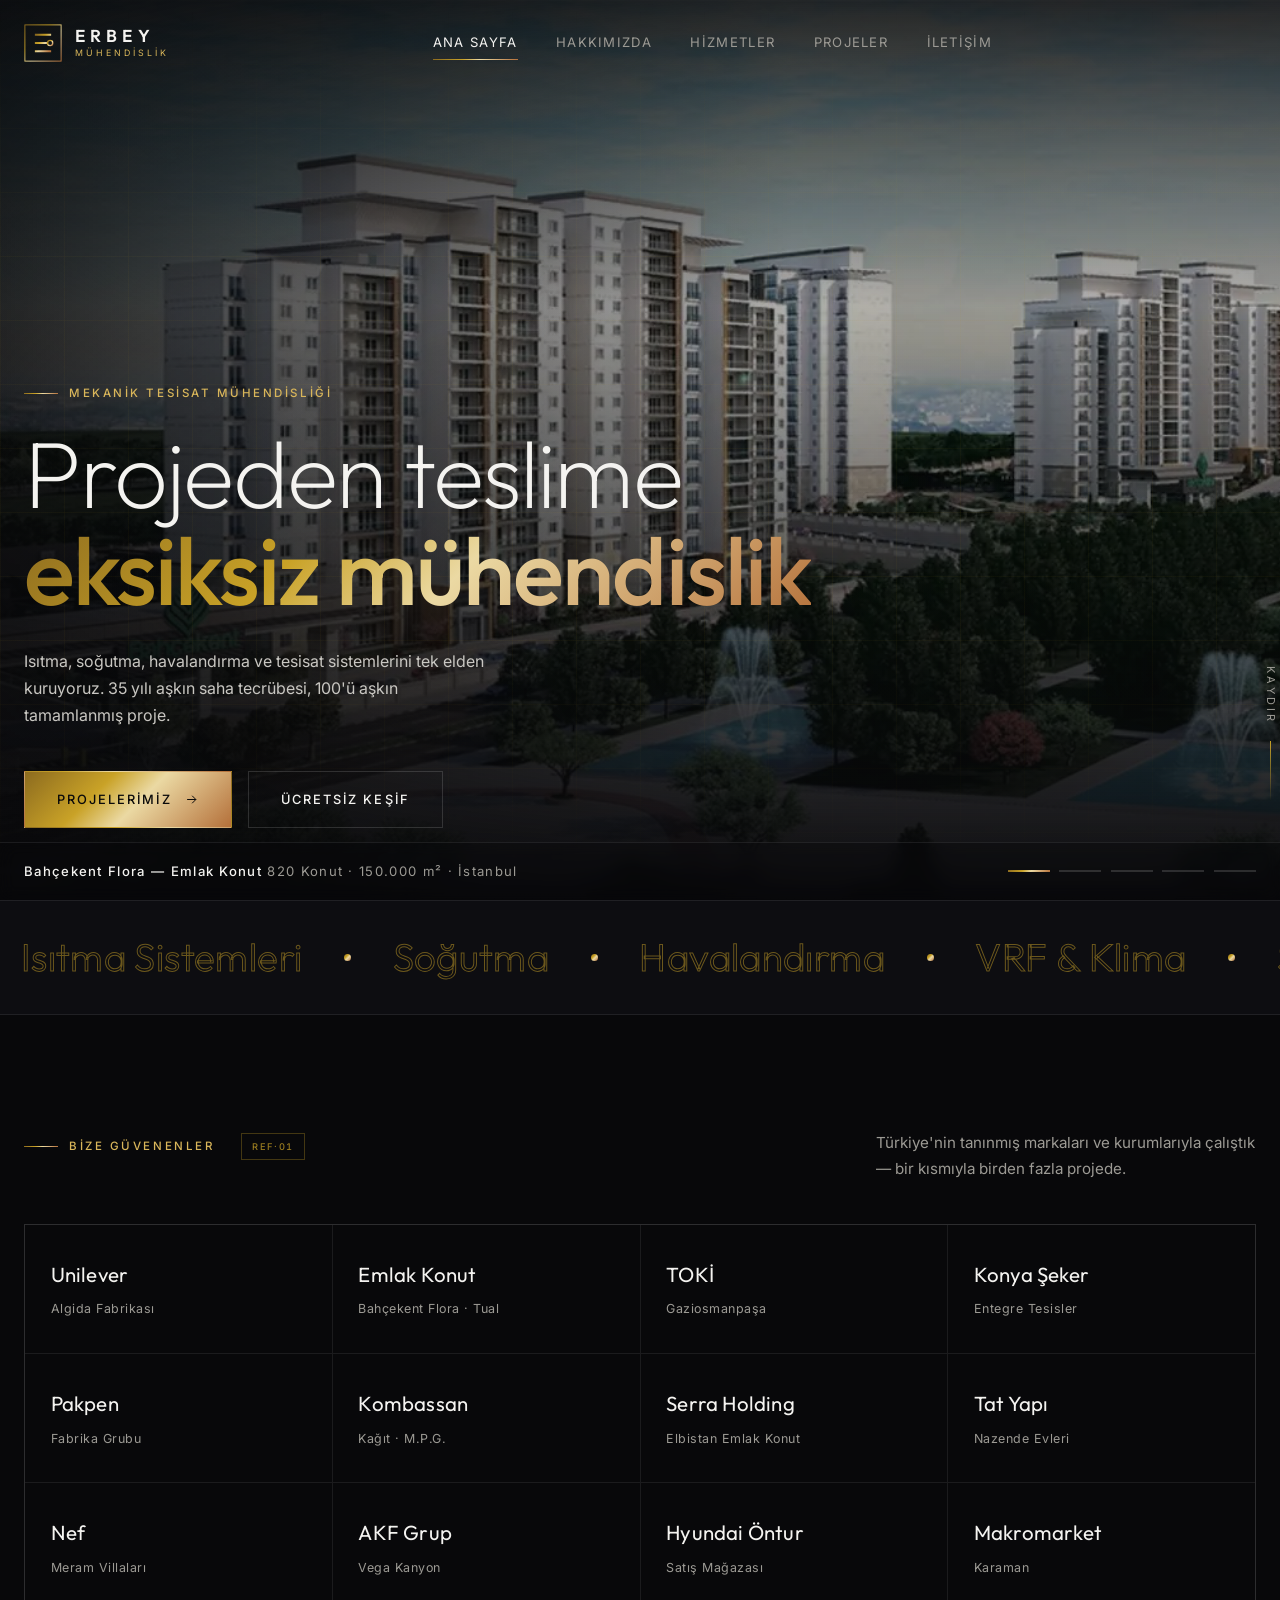
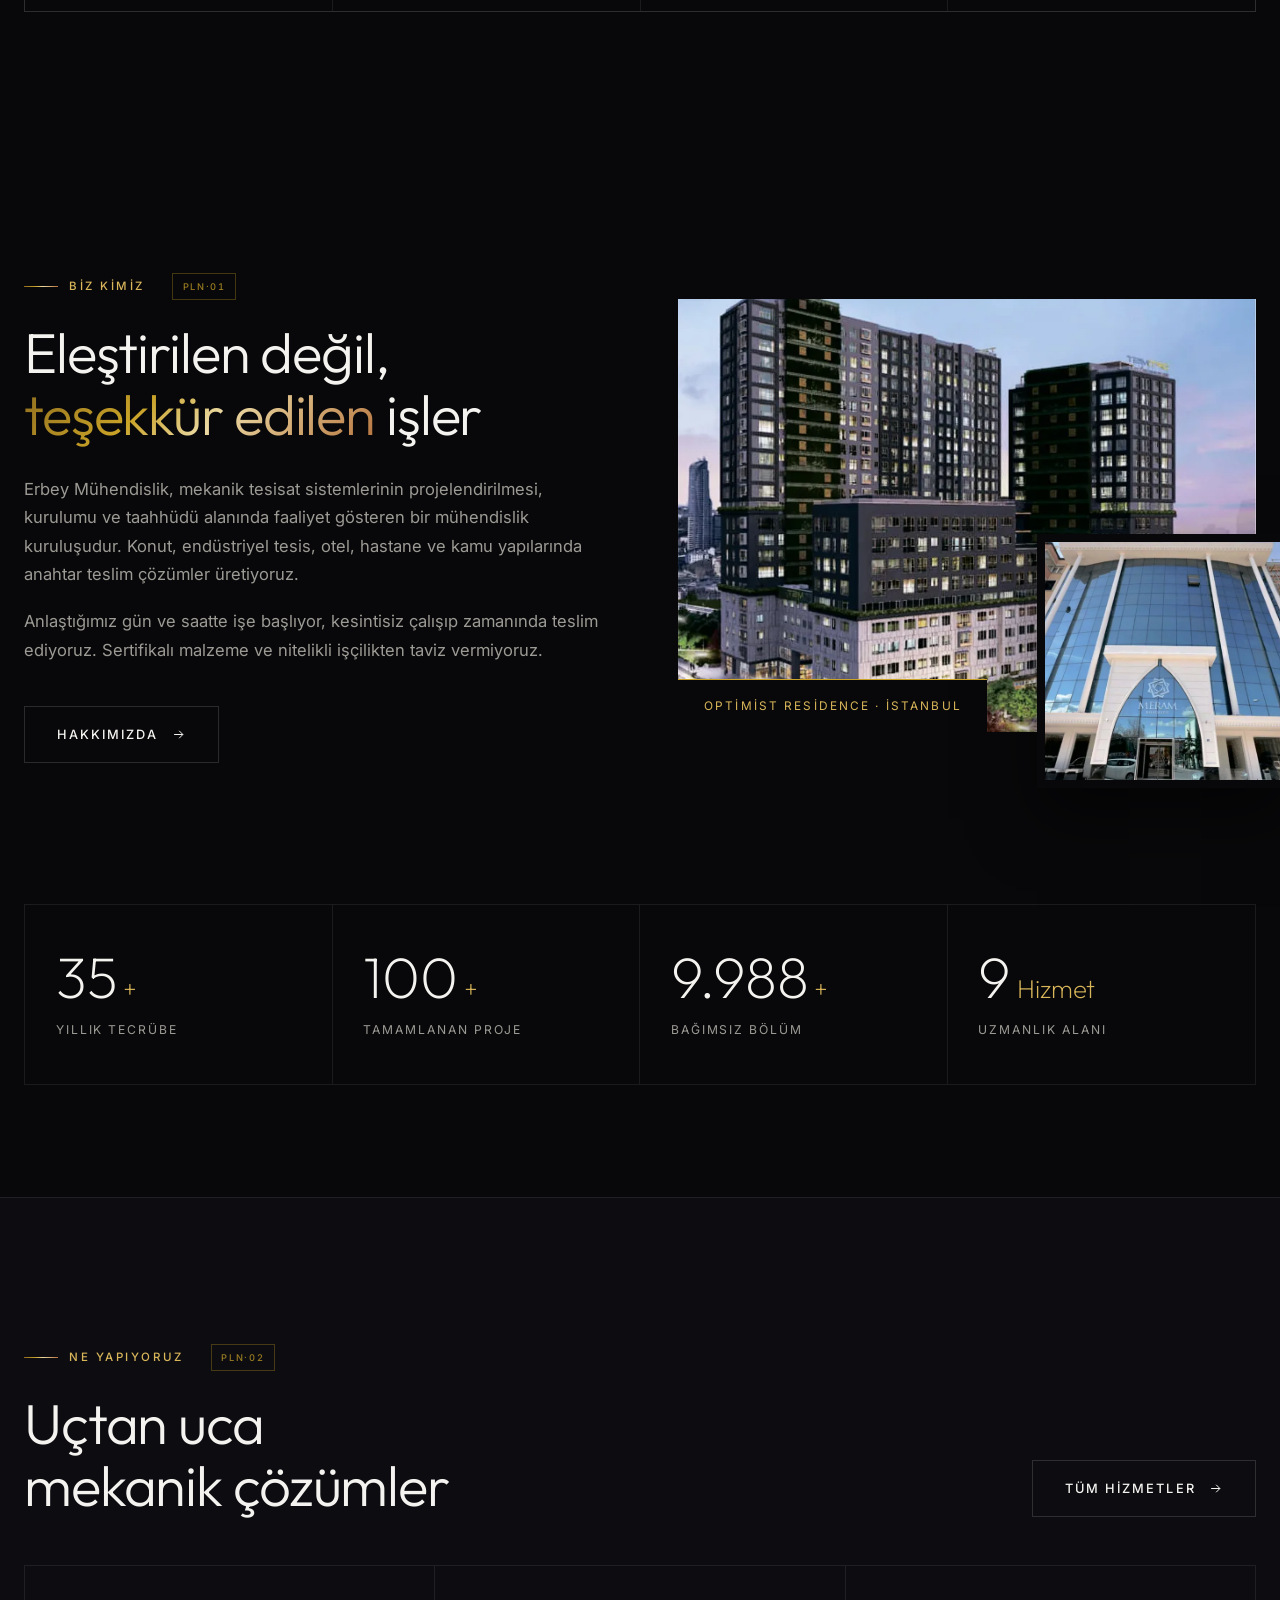
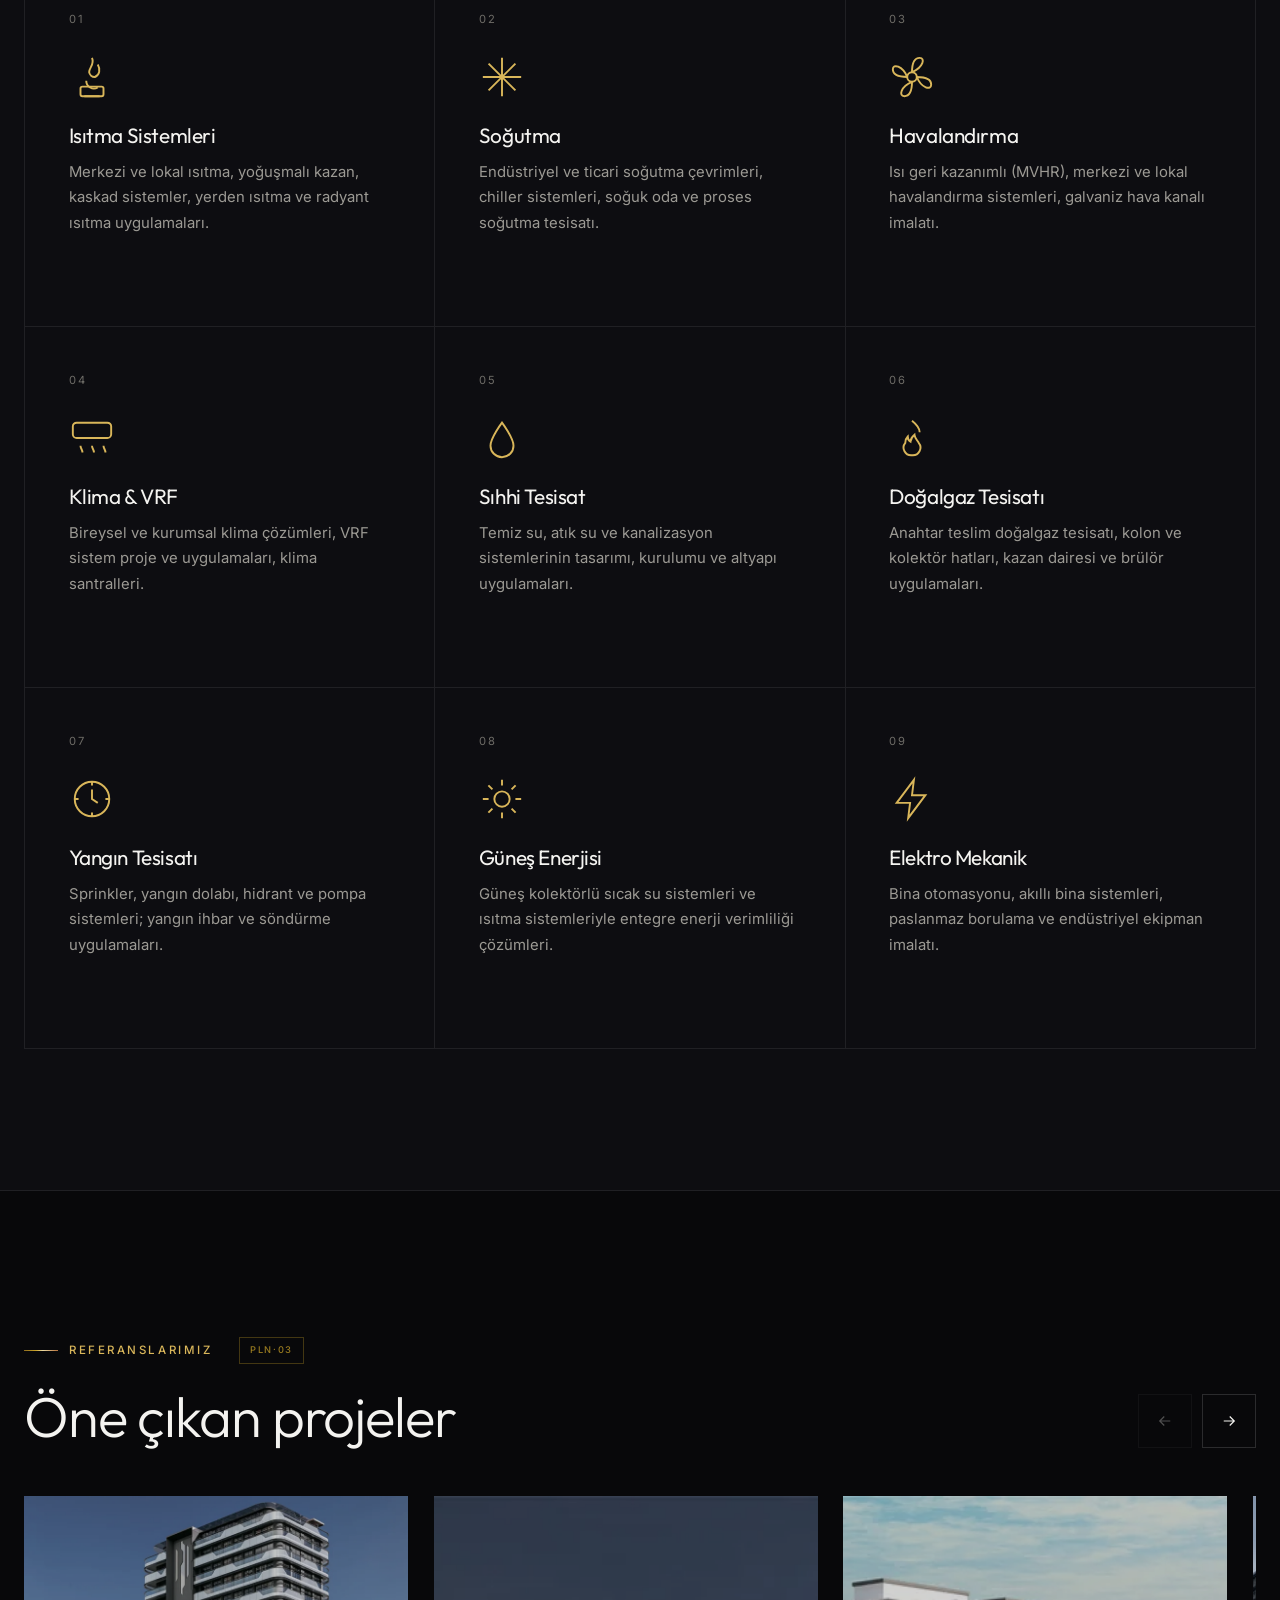
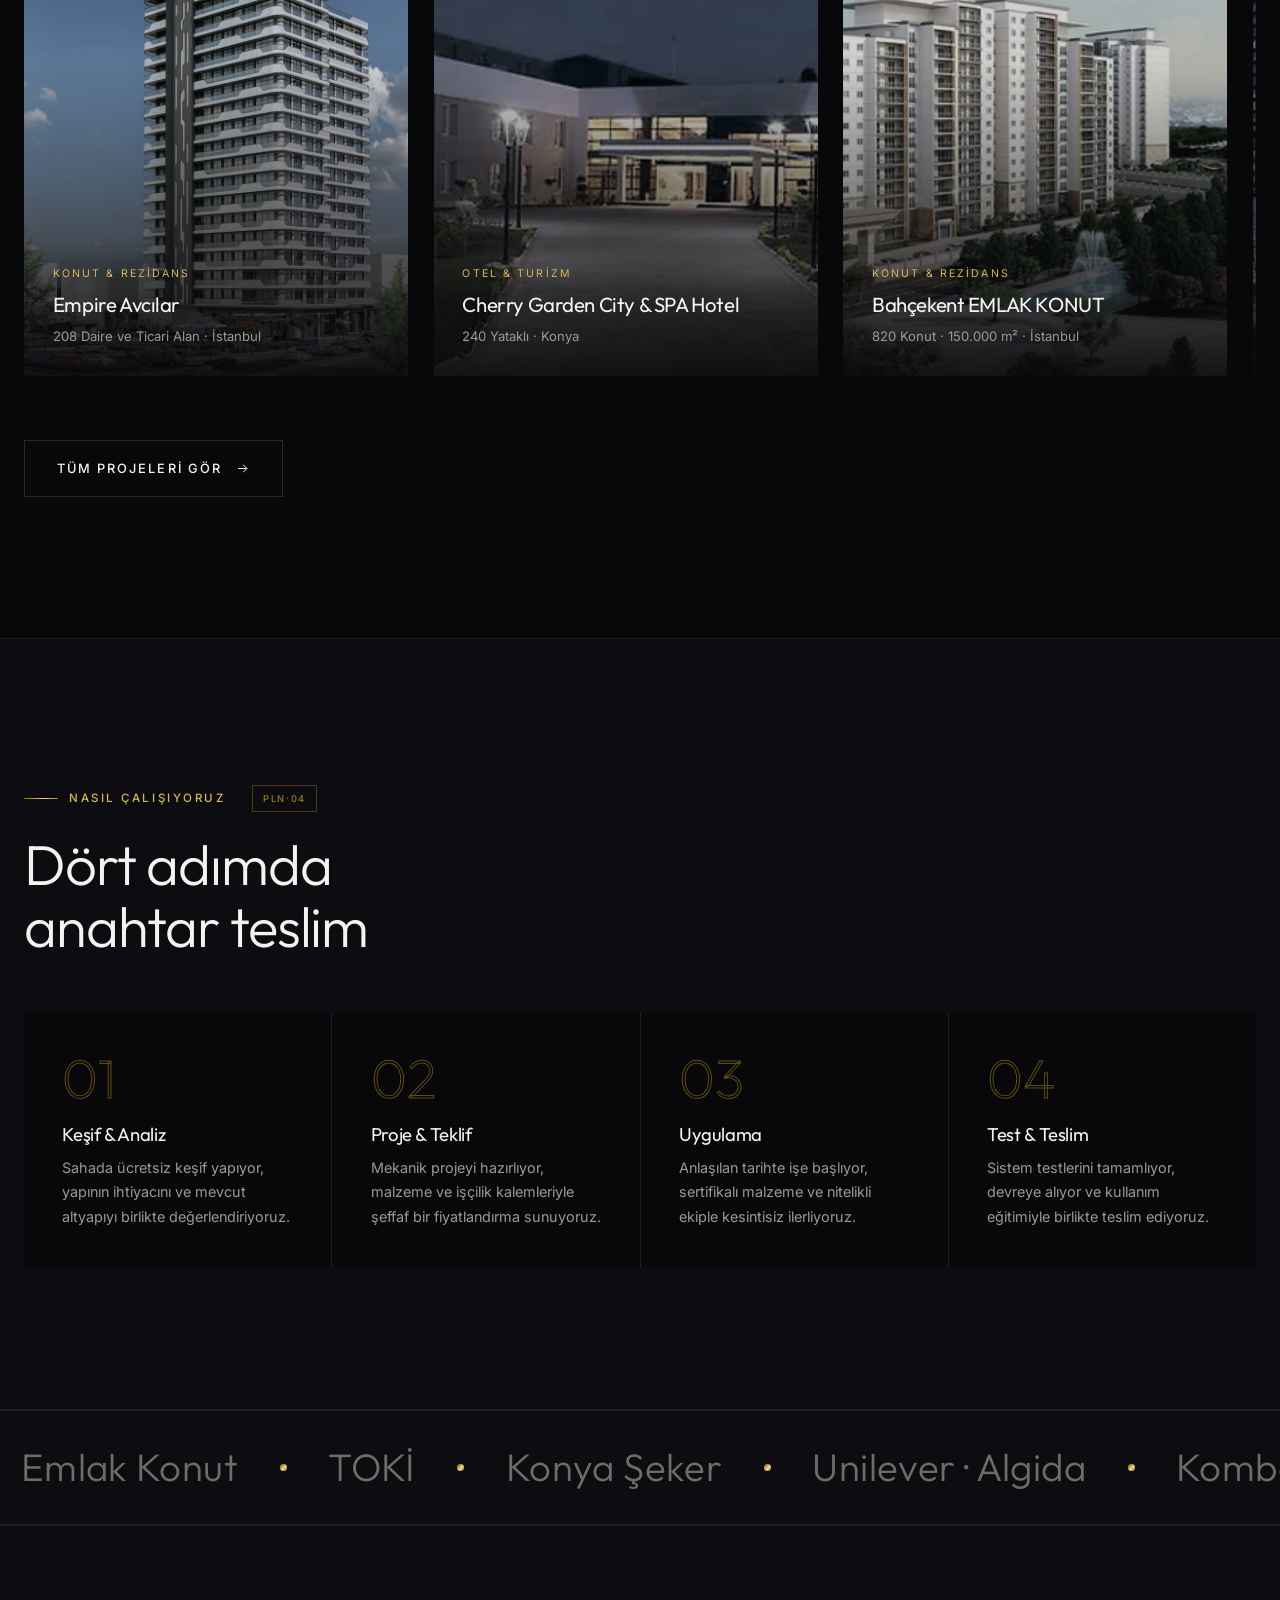
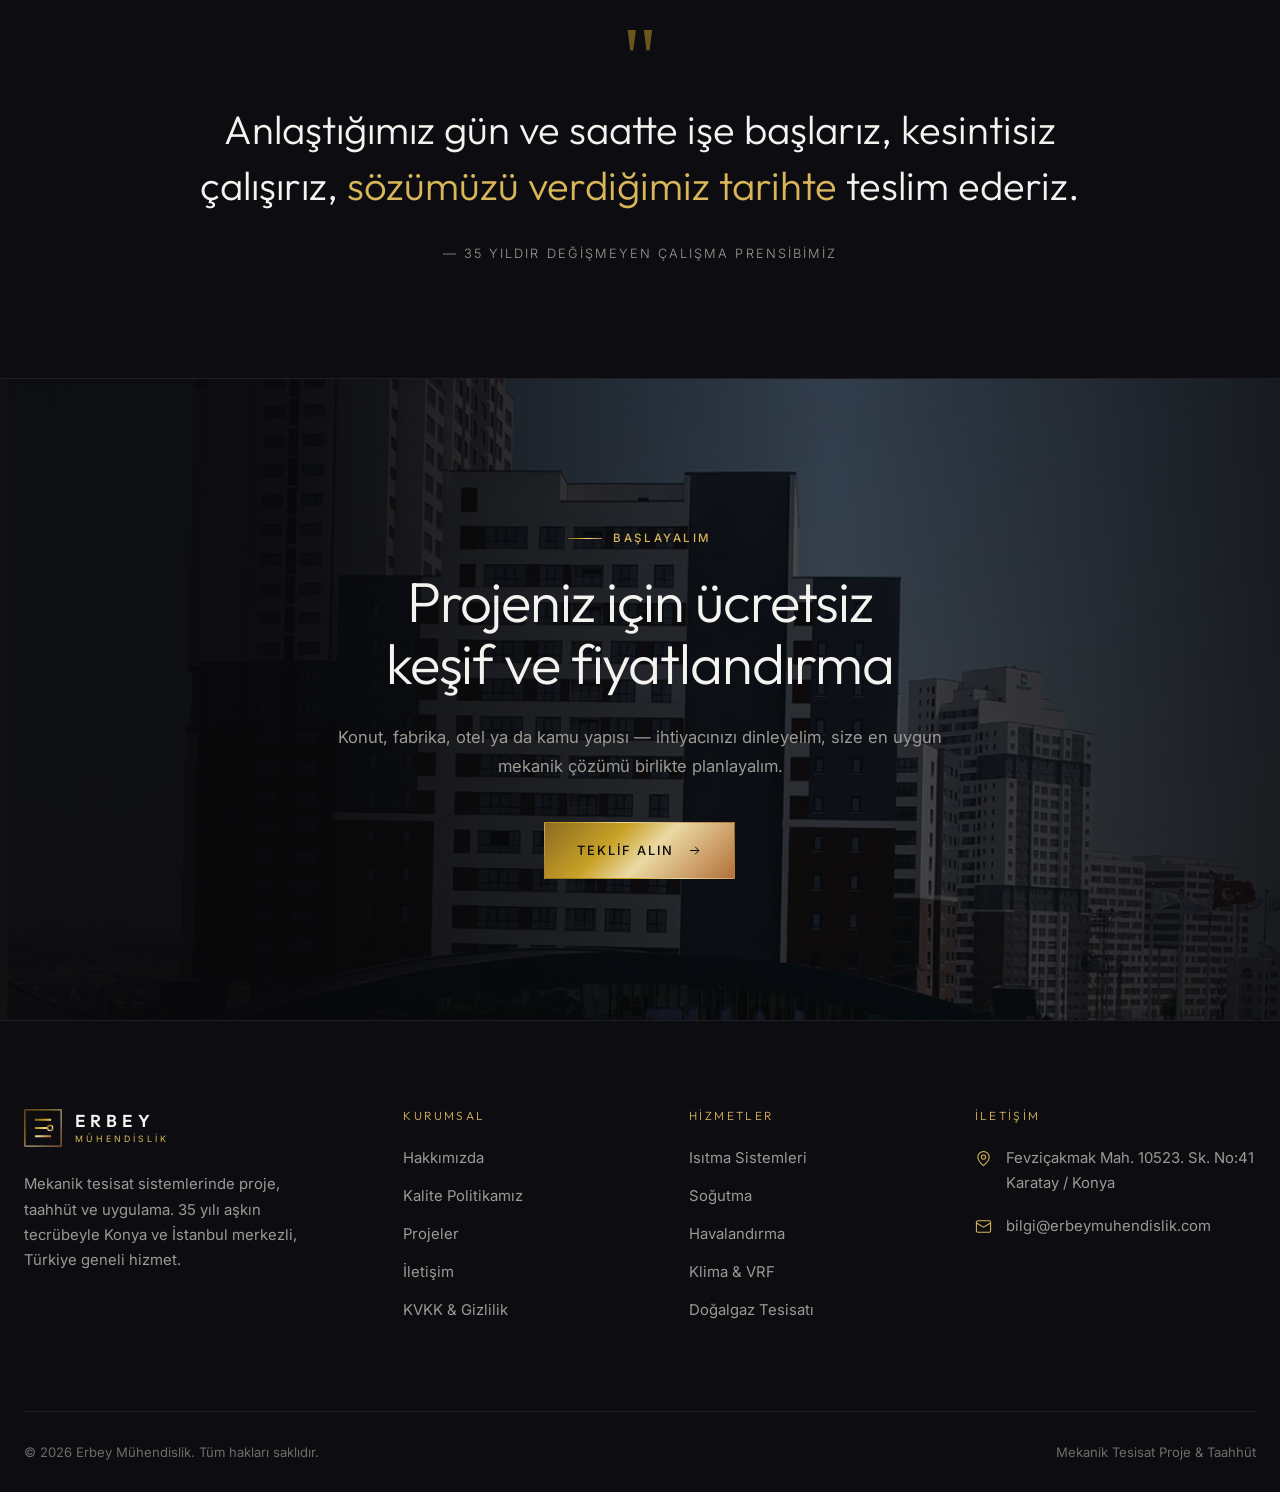
<file: index.html>
<!DOCTYPE html>
<html lang="tr">
<head>
<meta charset="utf-8">
<meta name="viewport" content="width=device-width, initial-scale=1">
<title>Erbey Mühendislik — Mekanik Tesisat Proje, Taahhüt ve Uygulama</title>
<meta name="description" content="Erbey Mühendislik; ısıtma, soğutma, havalandırma, klima, sıhhi tesisat, doğalgaz ve yangın sistemlerinde 35 yılı aşkın tecrübeyle anahtar teslim mekanik tesisat çözümleri sunar. Konya ve İstanbul merkezli, Türkiye geneli.">
<meta name="theme-color" content="#08080A">
<link rel="canonical" href="https://erbeymuhendislik.com/">
<meta property="og:url" content="https://erbeymuhendislik.com/">
<meta property="og:type" content="website">
<meta property="og:title" content="Erbey Mühendislik — Mekanik Tesisat Mühendisliği">
<meta property="og:description" content="35 yılı aşkın tecrübe, 100'ü aşkın referans proje. Anahtar teslim mekanik tesisat.">
<meta property="og:image" content="https://erbeymuhendislik.com/assets/img/projeler/bahcekent-flora-emlak-konut-istanbul-800.jpg">
<meta name="twitter:card" content="summary_large_image">
<meta property="og:locale" content="tr_TR">

<link rel="icon" href="assets/img/favicon.svg" type="image/svg+xml">
<link rel="icon" type="image/png" sizes="32x32" href="assets/img/favicon-32.png">
<link rel="apple-touch-icon" href="assets/img/apple-touch-icon.png">
<link rel="preconnect" href="https://fonts.googleapis.com">
<link rel="preconnect" href="https://fonts.gstatic.com" crossorigin>
<link href="https://fonts.googleapis.com/css2?family=Inter:wght@300;400;500&family=Outfit:wght@200;300;400;500;600&display=swap" rel="stylesheet">
<link rel="preload" as="image" href="assets/img/projeler/bahcekent-flora-emlak-konut-istanbul-1600.webp" type="image/webp">
<link rel="stylesheet" href="assets/css/style.css?v=20260801">

<script type="application/ld+json">
{
  "@context": "https://schema.org",
  "@type": "GeneralContractor",
  "name": "Erbey Mühendislik",
  "description": "Mekanik tesisat proje, taahhüt ve uygulama hizmetleri",
  "url": "https://erbeymuhendislik.com",
  "email": "bilgi@erbeymuhendislik.com",
  "address": {
    "@type": "PostalAddress",
    "streetAddress": "Fevziçakmak Mah. 10523. Sk. No:41",
    "addressLocality": "Karatay",
    "addressRegion": "Konya",
    "addressCountry": "TR"
  },
  "areaServed": "TR"
}
</script>
</head>
<body>

<!-- Preloader -->
<div class="pre" aria-hidden="true">
  <div class="pre__in">
    <img class="pre__mark" src="assets/img/logo.svg" alt="">
    <div class="pre__bar"><i></i></div>
    <div class="pre__txt">Erbey Mühendislik</div>
  </div>
</div>

<div class="progress" aria-hidden="true"></div>

<!-- Header -->
<header class="hdr">
  <div class="hdr__in">
    <a class="logo" href="index.html" aria-label="Erbey Mühendislik ana sayfa">
      <img class="logo__mark" src="assets/img/logo.svg" alt="">
      <span class="logo__txt">
        <span class="logo__name">ERBEY</span>
        <span class="logo__sub">Mühendislik</span>
      </span>
    </a>

    <nav class="nav" aria-label="Ana menü">
      <a class="nav__link is-active" href="index.html">Ana Sayfa</a>
      <a class="nav__link" href="hakkimizda.html">Hakkımızda</a>
      <a class="nav__link" href="hizmetler.html">Hizmetler</a>
      <a class="nav__link" href="projeler.html">Projeler</a>
      <a class="nav__link" href="iletisim.html">İletişim</a>
    </nav>

    <div class="hdr__cta">
      <button class="burger" aria-label="Menüyü aç" aria-expanded="false">
        <span></span><span></span><span></span>
      </button>
    </div>
  </div>
</header>

<!-- Mobil menü -->
<div class="mmenu">
  <nav class="mmenu__list" aria-label="Mobil menü">
    <a class="mmenu__link" href="index.html">Ana Sayfa</a>
    <a class="mmenu__link" href="hakkimizda.html">Hakkımızda</a>
    <a class="mmenu__link" href="hizmetler.html">Hizmetler</a>
    <a class="mmenu__link" href="projeler.html">Projeler</a>
    <a class="mmenu__link" href="iletisim.html">İletişim</a>
  </nav>
  <div class="mmenu__foot">
    Fevziçakmak Mah. 10523. Sk. No:41 · Karatay / Konya
    <a href="mailto:bilgi@erbeymuhendislik.com">bilgi@erbeymuhendislik.com</a>
  </div>
</div>

<main>

<!-- ================= HERO ================= -->
<section class="hero">
  <div class="hero__bg">
    <div class="hero__slide is-on" data-name="Bahçekent Flora — Emlak Konut" data-meta="820 Konut · 150.000 m² · İstanbul">
      <picture>
        <source srcset="assets/img/projeler/bahcekent-flora-emlak-konut-istanbul-1600.webp" type="image/webp">
        <img src="assets/img/projeler/bahcekent-flora-emlak-konut-istanbul-1600.jpg" alt="Bahçekent Flora Emlak Konut projesi" fetchpriority="high">
      </picture>
    </div>
    <div class="hero__slide" data-name="Cherry Garden City &amp; SPA Hotel" data-meta="240 Yataklı · Konya">
      <picture>
        <source srcset="assets/img/projeler/cherry-garden-hotel-konya-1600.webp" type="image/webp">
        <img src="assets/img/projeler/cherry-garden-hotel-konya-1600.jpg" alt="Cherry Garden City &amp; SPA Hotel" loading="lazy">
      </picture>
    </div>
    <div class="hero__slide" data-name="Doğaşehir Konutları" data-meta="1200 Daire · 16 Villa · Konya">
      <picture>
        <source srcset="assets/img/projeler/dogasehir-konutlari-1600.webp" type="image/webp">
        <img src="assets/img/projeler/dogasehir-konutlari-1600.jpg" alt="Doğaşehir Konutları" loading="lazy">
      </picture>
    </div>
    <div class="hero__slide" data-name="Avrasya Başakşehir" data-meta="453 Daire ve Ticari Alan · İstanbul">
      <picture>
        <source srcset="assets/img/projeler/avrasya-basaksehir-istanbul-1600.webp" type="image/webp">
        <img src="assets/img/projeler/avrasya-basaksehir-istanbul-1600.jpg" alt="Avrasya Başakşehir projesi" loading="lazy">
      </picture>
    </div>
    <div class="hero__slide" data-name="Konya Şeker Entegre Tesisleri" data-meta="74.000 m² Proses Hattı · Konya">
      <picture>
        <source srcset="assets/img/projeler/konya-seker-entegre-tesisleri-1600.webp" type="image/webp">
        <img src="assets/img/projeler/konya-seker-entegre-tesisleri-1600.jpg" alt="Konya Şeker Entegre Tesisleri" loading="lazy">
      </picture>
    </div>
  </div>

  <div class="hero__in">
    <span class="eyebrow">Mekanik Tesisat Mühendisliği</span>
    <h1 class="hero__title">Projeden teslime<br><b class="gold-text">eksiksiz mühendislik</b></h1>
    <p class="hero__lede">
      Isıtma, soğutma, havalandırma ve tesisat sistemlerini tek elden kuruyoruz.
      35 yılı aşkın saha tecrübesi, 100'ü aşkın tamamlanmış proje.
    </p>
    <div class="hero__actions">
      <a class="btn btn--gold" href="projeler.html">
        Projelerimiz
        <svg viewBox="0 0 24 24" fill="none" stroke="currentColor" stroke-width="1.6"><path d="M5 12h14M13 6l6 6-6 6"/></svg>
      </a>
      <a class="btn" href="iletisim.html">Ücretsiz Keşif</a>
    </div>
  </div>

  <div class="hero__scroll" aria-hidden="true">Kaydır</div>

  <div class="hero__bar">
    <div class="hero__bar-in">
      <div class="hero__caption">
        <b data-cap-name>Bahçekent Flora — Emlak Konut</b>
        <span data-cap-meta>820 Konut · 150.000 m² · İstanbul</span>
      </div>
      <div class="hero__dots">
        <button class="hero__dot is-on" aria-label="1. görsel"><i></i></button>
        <button class="hero__dot" aria-label="2. görsel"><i></i></button>
        <button class="hero__dot" aria-label="3. görsel"><i></i></button>
        <button class="hero__dot" aria-label="4. görsel"><i></i></button>
        <button class="hero__dot" aria-label="5. görsel"><i></i></button>
      </div>
    </div>
  </div>
</section>

<!-- ================= MARQUEE ================= -->
<div class="marquee marquee--gold" aria-hidden="true">
  <div class="marquee__track">
    <span class="marquee__item">Isıtma Sistemleri</span>
    <span class="marquee__item">Soğutma</span>
    <span class="marquee__item">Havalandırma</span>
    <span class="marquee__item">VRF &amp; Klima</span>
    <span class="marquee__item">Sıhhi Tesisat</span>
    <span class="marquee__item">Doğalgaz</span>
    <span class="marquee__item">Yangın Tesisatı</span>
    <span class="marquee__item">Güneş Enerjisi</span>
    <span class="marquee__item">Elektro Mekanik</span>
    <span class="marquee__item">Isıtma Sistemleri</span>
    <span class="marquee__item">Soğutma</span>
    <span class="marquee__item">Havalandırma</span>
    <span class="marquee__item">VRF &amp; Klima</span>
    <span class="marquee__item">Sıhhi Tesisat</span>
    <span class="marquee__item">Doğalgaz</span>
    <span class="marquee__item">Yangın Tesisatı</span>
    <span class="marquee__item">Güneş Enerjisi</span>
    <span class="marquee__item">Elektro Mekanik</span>
  </div>
</div>

<!-- ================= REFERANS DUVARI ================= -->
<section class="pad" style="padding-block:clamp(4.5rem,9vw,7.5rem)">
  <div class="shell">
    <div class="clients-head" data-rv>
      <span class="eyebrow" data-plate="REF·01">Bize Güvenenler</span>
      <p class="clients-note">Türkiye'nin tanınmış markaları ve kurumlarıyla çalıştık —
      bir kısmıyla birden fazla projede.</p>
    </div>
    <div class="clients" data-rv data-rvd=".08" aria-label="Referans markalar">
      <div class="client"><b>Unilever</b><i>Algida Fabrikası</i></div>
      <div class="client"><b>Emlak Konut</b><i>Bahçekent Flora · Tual</i></div>
      <div class="client"><b>TOKİ</b><i>Gaziosmanpaşa</i></div>
      <div class="client"><b>Konya Şeker</b><i>Entegre Tesisler</i></div>
      <div class="client"><b>Pakpen</b><i>Fabrika Grubu</i></div>
      <div class="client"><b>Kombassan</b><i>Kağıt · M.P.G.</i></div>
      <div class="client"><b>Serra Holding</b><i>Elbistan Emlak Konut</i></div>
      <div class="client"><b>Tat Yapı</b><i>Nazende Evleri</i></div>
      <div class="client"><b>Nef</b><i>Meram Villaları</i></div>
      <div class="client"><b>AKF Grup</b><i>Vega Kanyon</i></div>
      <div class="client"><b>Hyundai Öntur</b><i>Satış Mağazası</i></div>
      <div class="client"><b>Makromarket</b><i>Karaman</i></div>
    </div>
  </div>
</section>

<!-- ================= HAKKINDA ================= -->
<section class="pad">
  <div class="shell split">
    <div data-rv="left">
      <span class="eyebrow" data-plate="PLN·01">Biz Kimiz</span>
      <h2 class="h-lg">Eleştirilen değil,<br><span class="gold-text">teşekkür edilen</span> işler</h2>
      <p class="lede" style="margin-top:1.8rem">
        Erbey Mühendislik, mekanik tesisat sistemlerinin projelendirilmesi, kurulumu ve taahhüdü
        alanında faaliyet gösteren bir mühendislik kuruluşudur. Konut, endüstriyel tesis, otel,
        hastane ve kamu yapılarında anahtar teslim çözümler üretiyoruz.
      </p>
      <p class="lede" style="margin-top:1.2rem">
        Anlaştığımız gün ve saatte işe başlıyor, kesintisiz çalışıp zamanında teslim ediyoruz.
        Sertifikalı malzeme ve nitelikli işçilikten taviz vermiyoruz.
      </p>
      <div style="margin-top:2.6rem">
        <a class="btn" href="hakkimizda.html">
          Hakkımızda
          <svg viewBox="0 0 24 24" fill="none" stroke="currentColor" stroke-width="1.6"><path d="M5 12h14M13 6l6 6-6 6"/></svg>
        </a>
      </div>
    </div>

    <div class="figure-stack" data-rv="right" data-rvd=".15">
      <div class="figure">
        <picture>
          <source srcset="assets/img/projeler/optimist-residence-istanbul-800.webp" type="image/webp">
          <img src="assets/img/projeler/optimist-residence-istanbul-800.jpg" alt="Optimist Residence — İstanbul" loading="lazy">
        </picture>
        <span class="figure__tag">Optimist Residence · İstanbul</span>
      </div>
      <div class="figure figure-stack__b">
        <picture>
          <source srcset="assets/img/projeler/meram-belediyesi-hizmet-binasi-konya-800.webp" type="image/webp">
          <img src="assets/img/projeler/meram-belediyesi-hizmet-binasi-konya-800.jpg" alt="Meram Belediyesi Hizmet Binası" loading="lazy">
        </picture>
      </div>
    </div>
  </div>
</section>

<!-- ================= RAKAMLAR ================= -->
<section style="padding-bottom:clamp(4rem,9vw,7rem)">
  <div class="shell">
    <div class="stats" data-rv>
      <div class="stat">
        <div class="stat__num"><span data-count="35">0</span><i>+</i></div>
        <div class="stat__label">Yıllık Tecrübe</div>
      </div>
      <div class="stat">
        <div class="stat__num"><span data-count="100">0</span><i>+</i></div>
        <div class="stat__label">Tamamlanan Proje</div>
      </div>
      <div class="stat">
        <div class="stat__num"><span data-count="10000">0</span><i>+</i></div>
        <div class="stat__label">Bağımsız Bölüm</div>
      </div>
      <div class="stat">
        <div class="stat__num"><span data-count="9">0</span><i>Hizmet</i></div>
        <div class="stat__label">Uzmanlık Alanı</div>
      </div>
    </div>
  </div>
</section>

<!-- ================= HİZMETLER ================= -->
<section class="pad" style="background:var(--ink-1);border-block:1px solid var(--line)">
  <div class="shell">
    <div class="rail-head" data-rv>
      <div>
        <span class="eyebrow" data-plate="PLN·02">Ne Yapıyoruz</span>
        <h2 class="h-lg">Uçtan uca<br>mekanik çözümler</h2>
      </div>
      <a class="btn" href="hizmetler.html">
        Tüm Hizmetler
        <svg viewBox="0 0 24 24" fill="none" stroke="currentColor" stroke-width="1.6"><path d="M5 12h14M13 6l6 6-6 6"/></svg>
      </a>
    </div>

    <div class="svc-grid">
      <a class="svc" href="hizmetler.html#isitma" data-rv data-rvd="0">
        <div class="svc__no">01</div>
        <div class="svc__icon"><svg viewBox="0 0 24 24" fill="none" stroke="currentColor"><path d="M12 2c1.5 3.5-1.5 5-1.5 7.5A3 3 0 0 0 13.5 12c2.5-1 3-4 1.5-6.5"/><path d="M8 22h8M9 14a4 4 0 0 0 6 3.5"/><rect x="6" y="17" width="12" height="5" rx="1"/></svg></div>
        <h3 class="svc__title">Isıtma Sistemleri</h3>
        <p class="svc__desc">Merkezi ve lokal ısıtma, yoğuşmalı kazan, kaskad sistemler, yerden ısıtma ve radyant ısıtma uygulamaları.</p>
        <span class="svc__more">İncele →</span>
      </a>

      <a class="svc" href="hizmetler.html#sogutma" data-rv data-rvd=".08">
        <div class="svc__no">02</div>
        <div class="svc__icon"><svg viewBox="0 0 24 24" fill="none" stroke="currentColor"><path d="M12 2v20M2 12h20M5 5l14 14M19 5 5 19"/></svg></div>
        <h3 class="svc__title">Soğutma</h3>
        <p class="svc__desc">Endüstriyel ve ticari soğutma çevrimleri, chiller sistemleri, soğuk oda ve proses soğutma tesisatı.</p>
        <span class="svc__more">İncele →</span>
      </a>

      <a class="svc" href="hizmetler.html#havalandirma" data-rv data-rvd=".16">
        <div class="svc__no">03</div>
        <div class="svc__icon"><svg viewBox="0 0 24 24" fill="none" stroke="currentColor"><circle cx="12" cy="12" r="2.5"/><path d="M12 9.5c0-4 1-7.5 4-7.5s2 5-4 7.5M14.5 12c4 0 7.5 1 7.5 4s-5 2-7.5-4M12 14.5c0 4-1 7.5-4 7.5s-2-5 4-7.5M9.5 12c-4 0-7.5-1-7.5-4s5-2 7.5 4"/></svg></div>
        <h3 class="svc__title">Havalandırma</h3>
        <p class="svc__desc">Isı geri kazanımlı (MVHR), merkezi ve lokal havalandırma sistemleri, galvaniz hava kanalı imalatı.</p>
        <span class="svc__more">İncele →</span>
      </a>

      <a class="svc" href="hizmetler.html#klima" data-rv data-rvd="0">
        <div class="svc__no">04</div>
        <div class="svc__icon"><svg viewBox="0 0 24 24" fill="none" stroke="currentColor"><rect x="2" y="4" width="20" height="8" rx="2"/><path d="M6 8h.01M10 8h.01M6 16c0 1.5 1 2 1 3.5M12 16c0 1.5 1 2 1 3.5M18 16c0 1.5 1 2 1 3.5"/></svg></div>
        <h3 class="svc__title">Klima &amp; VRF</h3>
        <p class="svc__desc">Bireysel ve kurumsal klima çözümleri, VRF sistem proje ve uygulamaları, klima santralleri.</p>
        <span class="svc__more">İncele →</span>
      </a>

      <a class="svc" href="hizmetler.html#sihhi-tesisat" data-rv data-rvd=".08">
        <div class="svc__no">05</div>
        <div class="svc__icon"><svg viewBox="0 0 24 24" fill="none" stroke="currentColor"><path d="M12 22a6 6 0 0 0 6-6c0-4-6-12-6-12S6 12 6 16a6 6 0 0 0 6 6Z"/></svg></div>
        <h3 class="svc__title">Sıhhi Tesisat</h3>
        <p class="svc__desc">Temiz su, atık su ve kanalizasyon sistemlerinin tasarımı, kurulumu ve altyapı uygulamaları.</p>
        <span class="svc__more">İncele →</span>
      </a>

      <a class="svc" href="hizmetler.html#dogalgaz" data-rv data-rvd=".16">
        <div class="svc__no">06</div>
        <div class="svc__icon"><svg viewBox="0 0 24 24" fill="none" stroke="currentColor"><path d="M8.5 14.5A4 4 0 0 0 12 21a4 4 0 0 0 3.5-6.5c-.8-1.4-2-2.3-2.2-4.2-1.2 1-2 2.2-2.1 3.6-1-.5-1.4-1.6-1.4-2.7-1 1-1.3 2.3-1.3 3.3Z"/><path d="M12 3c2.5 2 4 4 4 6"/></svg></div>
        <h3 class="svc__title">Doğalgaz Tesisatı</h3>
        <p class="svc__desc">Anahtar teslim doğalgaz tesisatı, kolon ve kolektör hatları, kazan dairesi ve brülör uygulamaları.</p>
        <span class="svc__more">İncele →</span>
      </a>

      <a class="svc" href="hizmetler.html#yangin" data-rv data-rvd="0">
        <div class="svc__no">07</div>
        <div class="svc__icon"><svg viewBox="0 0 24 24" fill="none" stroke="currentColor"><circle cx="12" cy="12" r="9"/><path d="M12 7v5l3 2"/><path d="M12 3v2M21 12h-2M12 21v-2M3 12h2"/></svg></div>
        <h3 class="svc__title">Yangın Tesisatı</h3>
        <p class="svc__desc">Sprinkler, yangın dolabı, hidrant ve pompa sistemleri; yangın ihbar ve söndürme uygulamaları.</p>
        <span class="svc__more">İncele →</span>
      </a>

      <a class="svc" href="hizmetler.html#gunes" data-rv data-rvd=".08">
        <div class="svc__no">08</div>
        <div class="svc__icon"><svg viewBox="0 0 24 24" fill="none" stroke="currentColor"><circle cx="12" cy="12" r="4"/><path d="M12 2v3M12 19v3M2 12h3M19 12h3M4.9 4.9l2.1 2.1M17 17l2.1 2.1M19.1 4.9 17 7M7 17l-2.1 2.1"/></svg></div>
        <h3 class="svc__title">Güneş Enerjisi</h3>
        <p class="svc__desc">Güneş kolektörlü sıcak su sistemleri ve ısıtma sistemleriyle entegre enerji verimliliği çözümleri.</p>
        <span class="svc__more">İncele →</span>
      </a>

      <a class="svc" href="hizmetler.html#elektro-mekanik" data-rv data-rvd=".16">
        <div class="svc__no">09</div>
        <div class="svc__icon"><svg viewBox="0 0 24 24" fill="none" stroke="currentColor"><path d="M13 2 4 14h7l-1 8 9-12h-7l1-8Z"/></svg></div>
        <h3 class="svc__title">Elektro Mekanik</h3>
        <p class="svc__desc">Bina otomasyonu, akıllı bina sistemleri, paslanmaz borulama ve endüstriyel ekipman imalatı.</p>
        <span class="svc__more">İncele →</span>
      </a>
    </div>
  </div>
</section>

<!-- ================= ÖNE ÇIKAN PROJELER ================= -->
<section class="pad">
  <div class="shell">
    <div class="rail-head" data-rv>
      <div>
        <span class="eyebrow" data-plate="PLN·03">Referanslarımız</span>
        <h2 class="h-lg">Öne çıkan projeler</h2>
      </div>
      <div class="rail-nav">
        <button class="rail-btn" data-rail-prev aria-label="Önceki">
          <svg viewBox="0 0 24 24" fill="none" stroke="currentColor" stroke-width="1.6"><path d="M19 12H5M11 18l-6-6 6-6"/></svg>
        </button>
        <button class="rail-btn" data-rail-next aria-label="Sonraki">
          <svg viewBox="0 0 24 24" fill="none" stroke="currentColor" stroke-width="1.6"><path d="M5 12h14M13 6l6 6-6 6"/></svg>
        </button>
      </div>
    </div>
  </div>

  <div class="shell">
    <div class="rail" data-rail data-featured></div>
  </div>

  <div class="shell" style="margin-top:2.6rem">
    <a class="btn" href="projeler.html">
      Tüm Projeleri Gör
      <svg viewBox="0 0 24 24" fill="none" stroke="currentColor" stroke-width="1.6"><path d="M5 12h14M13 6l6 6-6 6"/></svg>
    </a>
  </div>
</section>

<!-- ================= SÜREÇ ================= -->
<section class="pad" style="background:var(--ink-1);border-block:1px solid var(--line)">
  <div class="shell">
    <div style="max-width:44rem;margin-bottom:3.4rem" data-rv>
      <span class="eyebrow" data-plate="PLN·04">Nasıl Çalışıyoruz</span>
      <h2 class="h-lg">Dört adımda<br>anahtar teslim</h2>
    </div>
    <div class="steps" data-rv>
      <div class="step">
        <div class="step__no">01</div>
        <h3 class="step__title">Keşif &amp; Analiz</h3>
        <p class="step__desc">Sahada ücretsiz keşif yapıyor, yapının ihtiyacını ve mevcut altyapıyı birlikte değerlendiriyoruz.</p>
      </div>
      <div class="step">
        <div class="step__no">02</div>
        <h3 class="step__title">Proje &amp; Teklif</h3>
        <p class="step__desc">Mekanik projeyi hazırlıyor, malzeme ve işçilik kalemleriyle şeffaf bir fiyatlandırma sunuyoruz.</p>
      </div>
      <div class="step">
        <div class="step__no">03</div>
        <h3 class="step__title">Uygulama</h3>
        <p class="step__desc">Anlaşılan tarihte işe başlıyor, sertifikalı malzeme ve nitelikli ekiple kesintisiz ilerliyoruz.</p>
      </div>
      <div class="step">
        <div class="step__no">04</div>
        <h3 class="step__title">Test &amp; Teslim</h3>
        <p class="step__desc">Sistem testlerini tamamlıyor, devreye alıyor ve kullanım eğitimiyle birlikte teslim ediyoruz.</p>
      </div>
    </div>
  </div>
</section>

<!-- ================= MARKA ŞERİDİ ================= -->
<div class="marquee marquee--rev" aria-hidden="true" style="--dur:34s">
  <div class="marquee__track">
    <span class="marquee__item">Emlak Konut</span>
    <span class="marquee__item">TOKİ</span>
    <span class="marquee__item">Konya Şeker</span>
    <span class="marquee__item">Unilever · Algida</span>
    <span class="marquee__item">Kombassan Holding</span>
    <span class="marquee__item">Meram Belediyesi</span>
    <span class="marquee__item">Selçuklu Belediyesi</span>
    <span class="marquee__item">Pakpen</span>
    <span class="marquee__item">Novaland</span>
    <span class="marquee__item">Emlak Konut</span>
    <span class="marquee__item">TOKİ</span>
    <span class="marquee__item">Konya Şeker</span>
    <span class="marquee__item">Unilever · Algida</span>
    <span class="marquee__item">Kombassan Holding</span>
    <span class="marquee__item">Meram Belediyesi</span>
    <span class="marquee__item">Selçuklu Belediyesi</span>
    <span class="marquee__item">Pakpen</span>
    <span class="marquee__item">Novaland</span>
  </div>
</div>

<!-- ================= MANİFESTO ================= -->
<section class="manifesto pad" style="padding-block:clamp(4.5rem,9vw,7.5rem)">
  <div class="shell" data-rv="zoom">
    <blockquote class="manifesto__q">
      <span class="manifesto__mark" aria-hidden="true">"</span>
      Anlaştığımız gün ve saatte işe başlarız, kesintisiz çalışırız,
      <em>sözümüzü verdiğimiz tarihte</em> teslim ederiz.
      <footer class="manifesto__src">— 35 yıldır değişmeyen çalışma prensibimiz</footer>
    </blockquote>
  </div>
</section>

<!-- ================= CTA ================= -->
<section class="cta pad">
  <div class="cta__bg">
    <picture>
      <source srcset="assets/img/projeler/tual-bahcekent-istanbul.webp" type="image/webp">
      <img src="assets/img/projeler/tual-bahcekent-istanbul.jpg" alt="" loading="lazy">
    </picture>
  </div>
  <div class="shell cta__in" data-rv="zoom">
    <span class="eyebrow" style="justify-content:center">Başlayalım</span>
    <h2 class="h-lg">Projeniz için ücretsiz<br>keşif ve fiyatlandırma</h2>
    <p class="lede" style="margin:1.8rem auto 2.6rem">
      Konut, fabrika, otel ya da kamu yapısı — ihtiyacınızı dinleyelim,
      size en uygun mekanik çözümü birlikte planlayalım.
    </p>
    <div style="display:flex;gap:1rem;flex-wrap:wrap;justify-content:center">
      <a class="btn btn--gold" href="iletisim.html">
        Teklif Alın
        <svg viewBox="0 0 24 24" fill="none" stroke="currentColor" stroke-width="1.6"><path d="M5 12h14M13 6l6 6-6 6"/></svg>
      </a>
    </div>
  </div>
</section>

</main>

<!-- ================= FOOTER ================= -->
<footer class="ftr">
  <div class="shell ftr__top">
    <div>
      <a class="logo" href="index.html">
        <img class="logo__mark" src="assets/img/logo.svg" alt="">
        <span class="logo__txt">
          <span class="logo__name">ERBEY</span>
          <span class="logo__sub">Mühendislik</span>
        </span>
      </a>
      <p class="ftr__about">
        Mekanik tesisat sistemlerinde proje, taahhüt ve uygulama.
        35 yılı aşkın tecrübeyle Konya ve İstanbul merkezli, Türkiye geneli hizmet.
      </p>
    </div>

    <div>
      <h4 class="ftr__h">Kurumsal</h4>
      <ul class="ftr__list">
        <li><a href="hakkimizda.html">Hakkımızda</a></li>
        <li><a href="hakkimizda.html#kalite">Kalite Politikamız</a></li>
        <li><a href="projeler.html">Projeler</a></li>
        <li><a href="iletisim.html">İletişim</a></li>
        <li><a href="kvkk.html">KVKK &amp; Gizlilik</a></li>
      </ul>
    </div>

    <div>
      <h4 class="ftr__h">Hizmetler</h4>
      <ul class="ftr__list">
        <li><a href="hizmetler.html#isitma">Isıtma Sistemleri</a></li>
        <li><a href="hizmetler.html#sogutma">Soğutma</a></li>
        <li><a href="hizmetler.html#havalandirma">Havalandırma</a></li>
        <li><a href="hizmetler.html#klima">Klima &amp; VRF</a></li>
        <li><a href="hizmetler.html#dogalgaz">Doğalgaz Tesisatı</a></li>
      </ul>
    </div>

    <div>
      <h4 class="ftr__h">İletişim</h4>
      <div class="ftr__contact">
        <div class="ftr__item">
          <svg viewBox="0 0 24 24" fill="none" stroke="currentColor" stroke-width="1.5"><path d="M20 10c0 6-8 12-8 12s-8-6-8-12a8 8 0 0 1 16 0Z"/><circle cx="12" cy="10" r="3"/></svg>
          <span>Fevziçakmak Mah. 10523. Sk. No:41<br>Karatay / Konya</span>
        </div>
        <div class="ftr__item">
          <svg viewBox="0 0 24 24" fill="none" stroke="currentColor" stroke-width="1.5"><rect x="2" y="4" width="20" height="16" rx="2"/><path d="m2 7 10 6 10-6"/></svg>
          <a href="mailto:bilgi@erbeymuhendislik.com">bilgi@erbeymuhendislik.com</a>
        </div>
      </div>
    </div>
  </div>

  <div class="shell ftr__bot">
    <span>© <span data-year>2026</span> Erbey Mühendislik. Tüm hakları saklıdır.</span>
    <span>Mekanik Tesisat Proje &amp; Taahhüt</span>
  </div>
</footer>

<button class="totop" aria-label="Yukarı çık">
  <svg viewBox="0 0 24 24" fill="none" stroke="currentColor" stroke-width="1.6"><path d="M12 19V5M5 12l7-7 7 7"/></svg>
</button>

<script src="assets/js/projects.js?v=20260801"></script>
<script src="assets/js/main.js?v=20260801"></script>
</body>
</html>
</file>
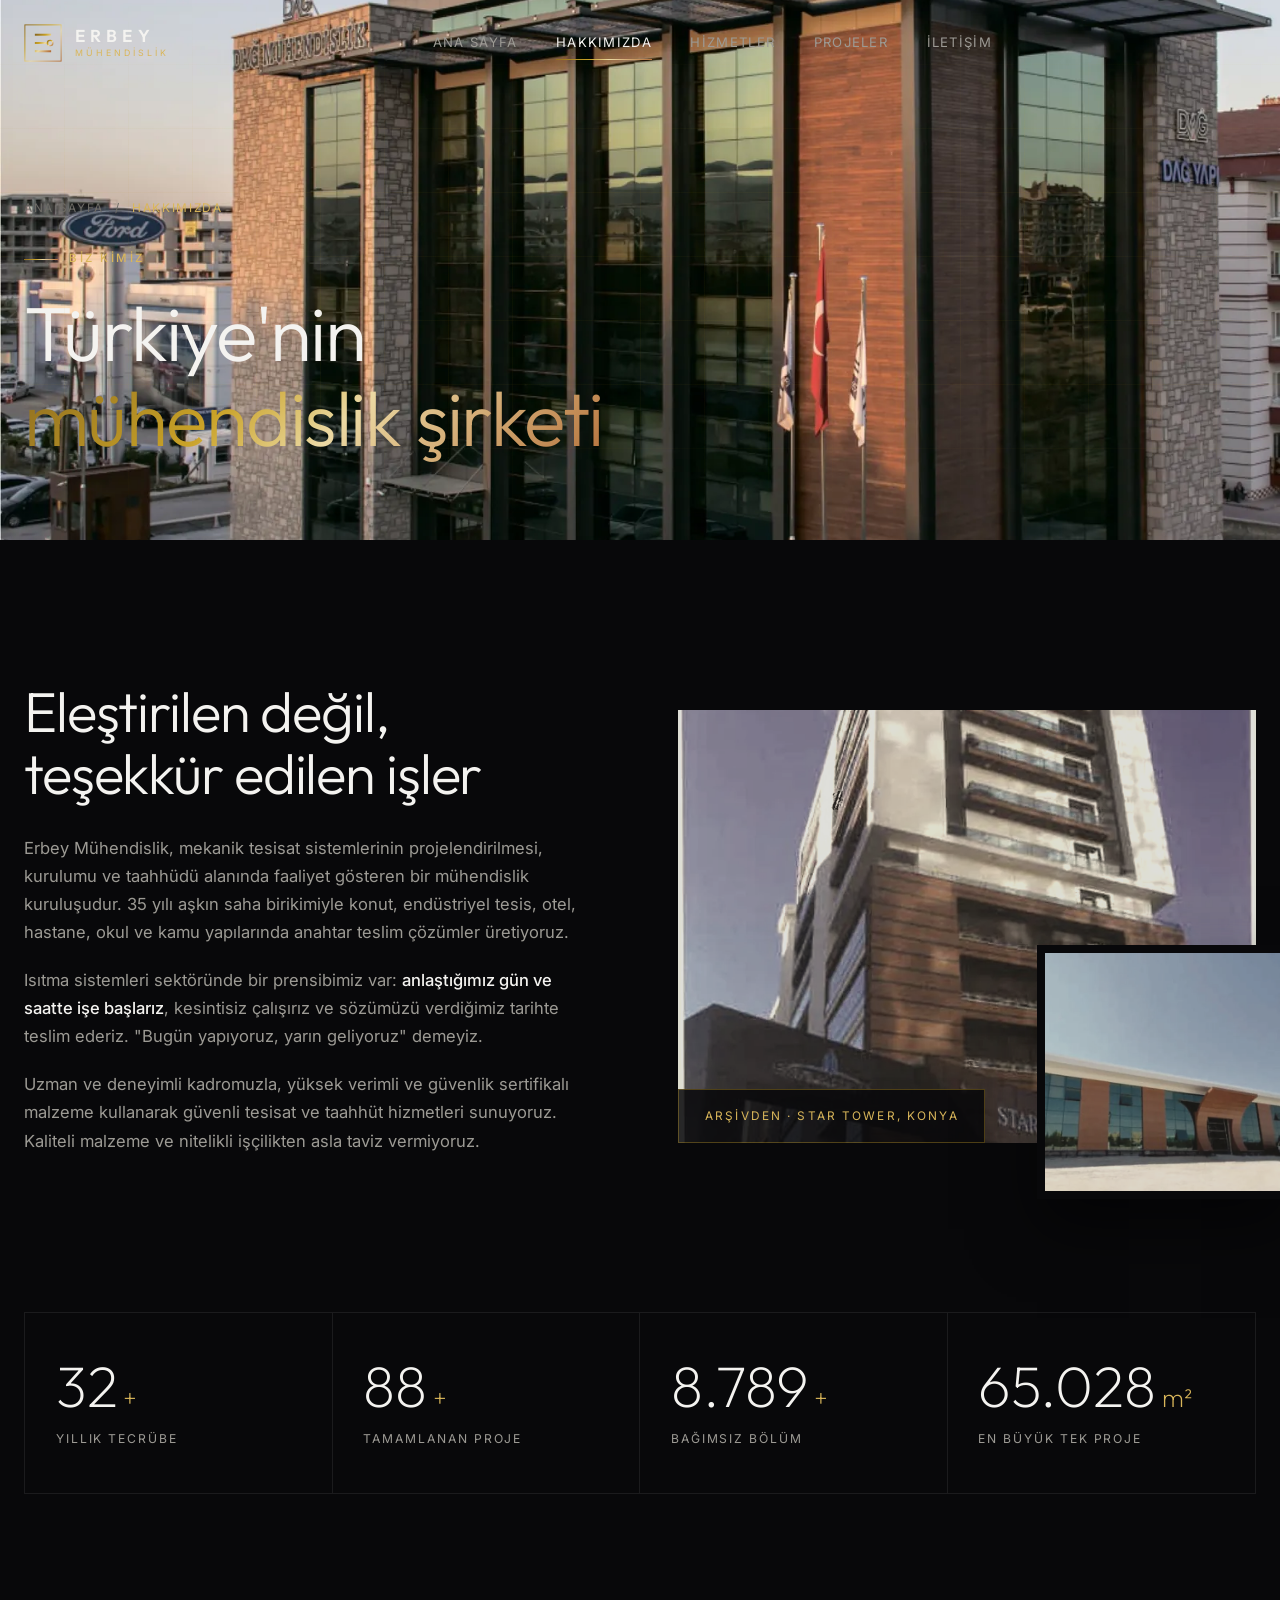
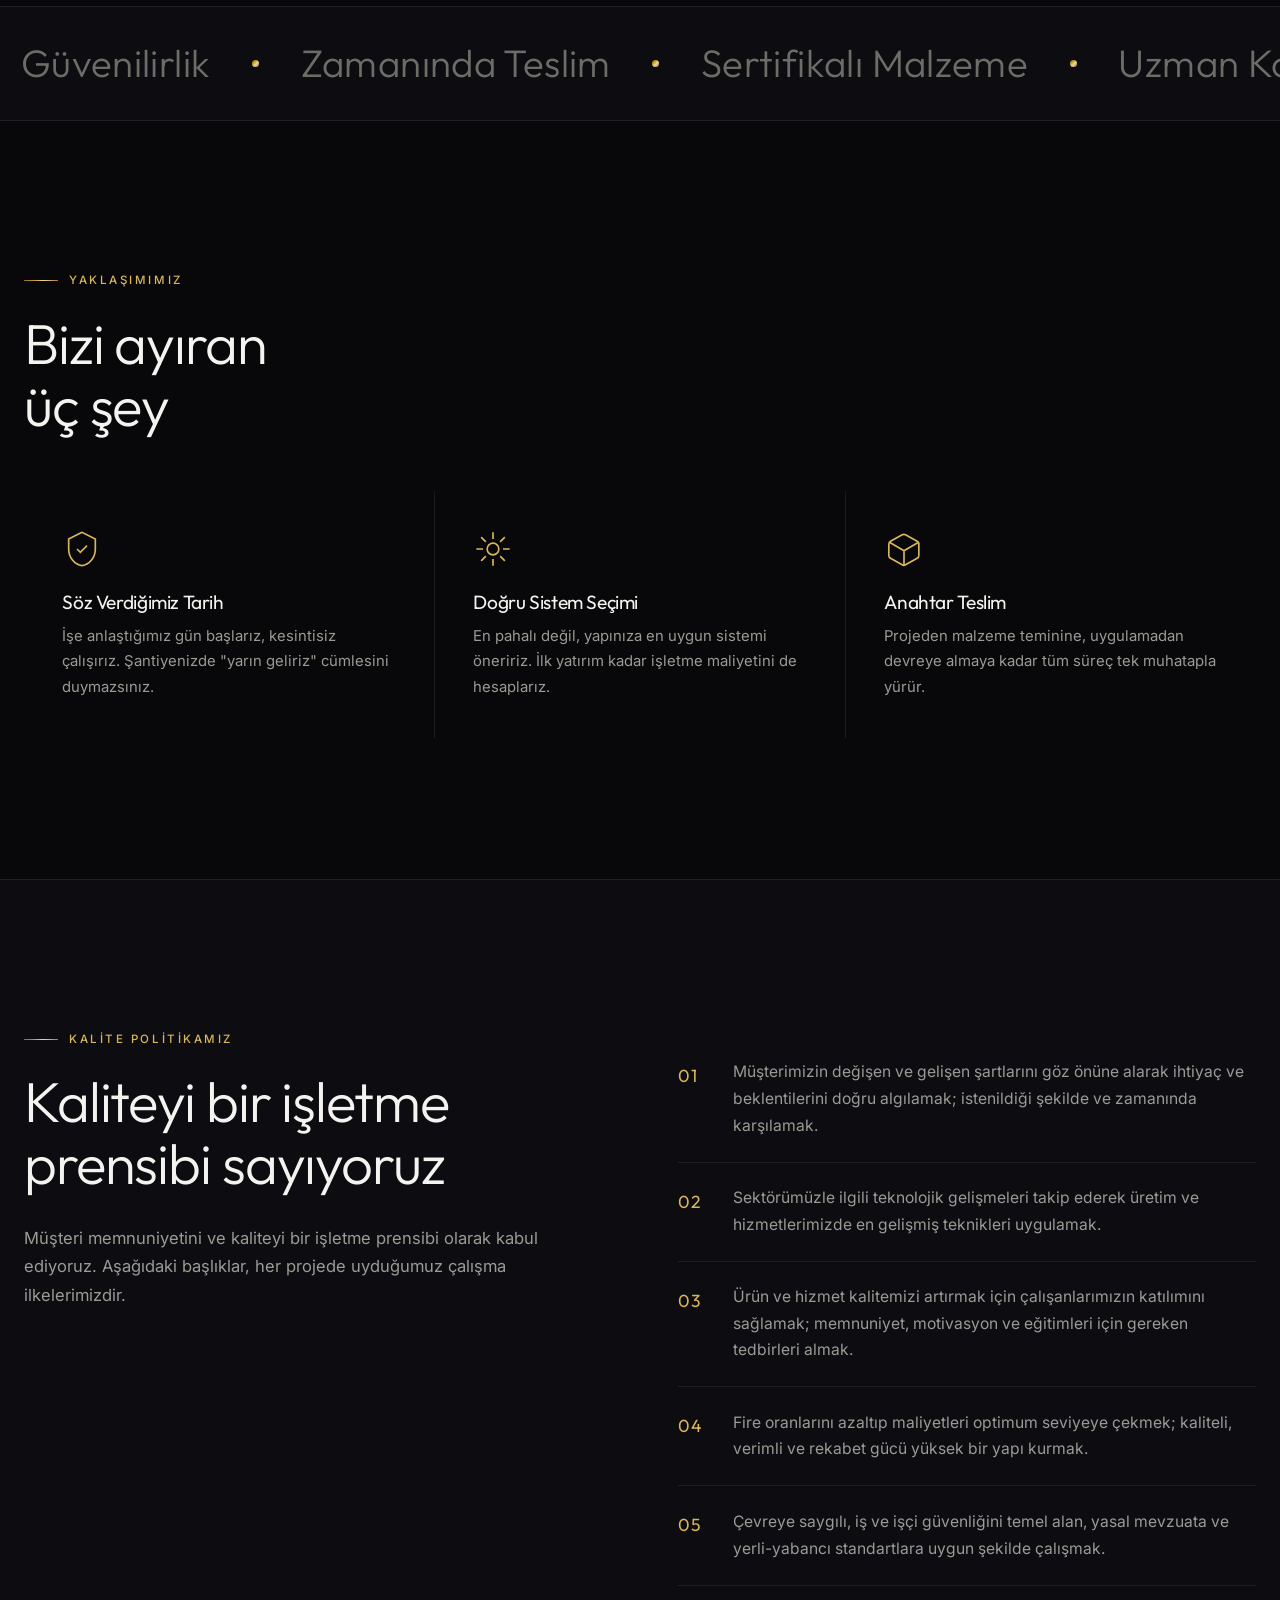
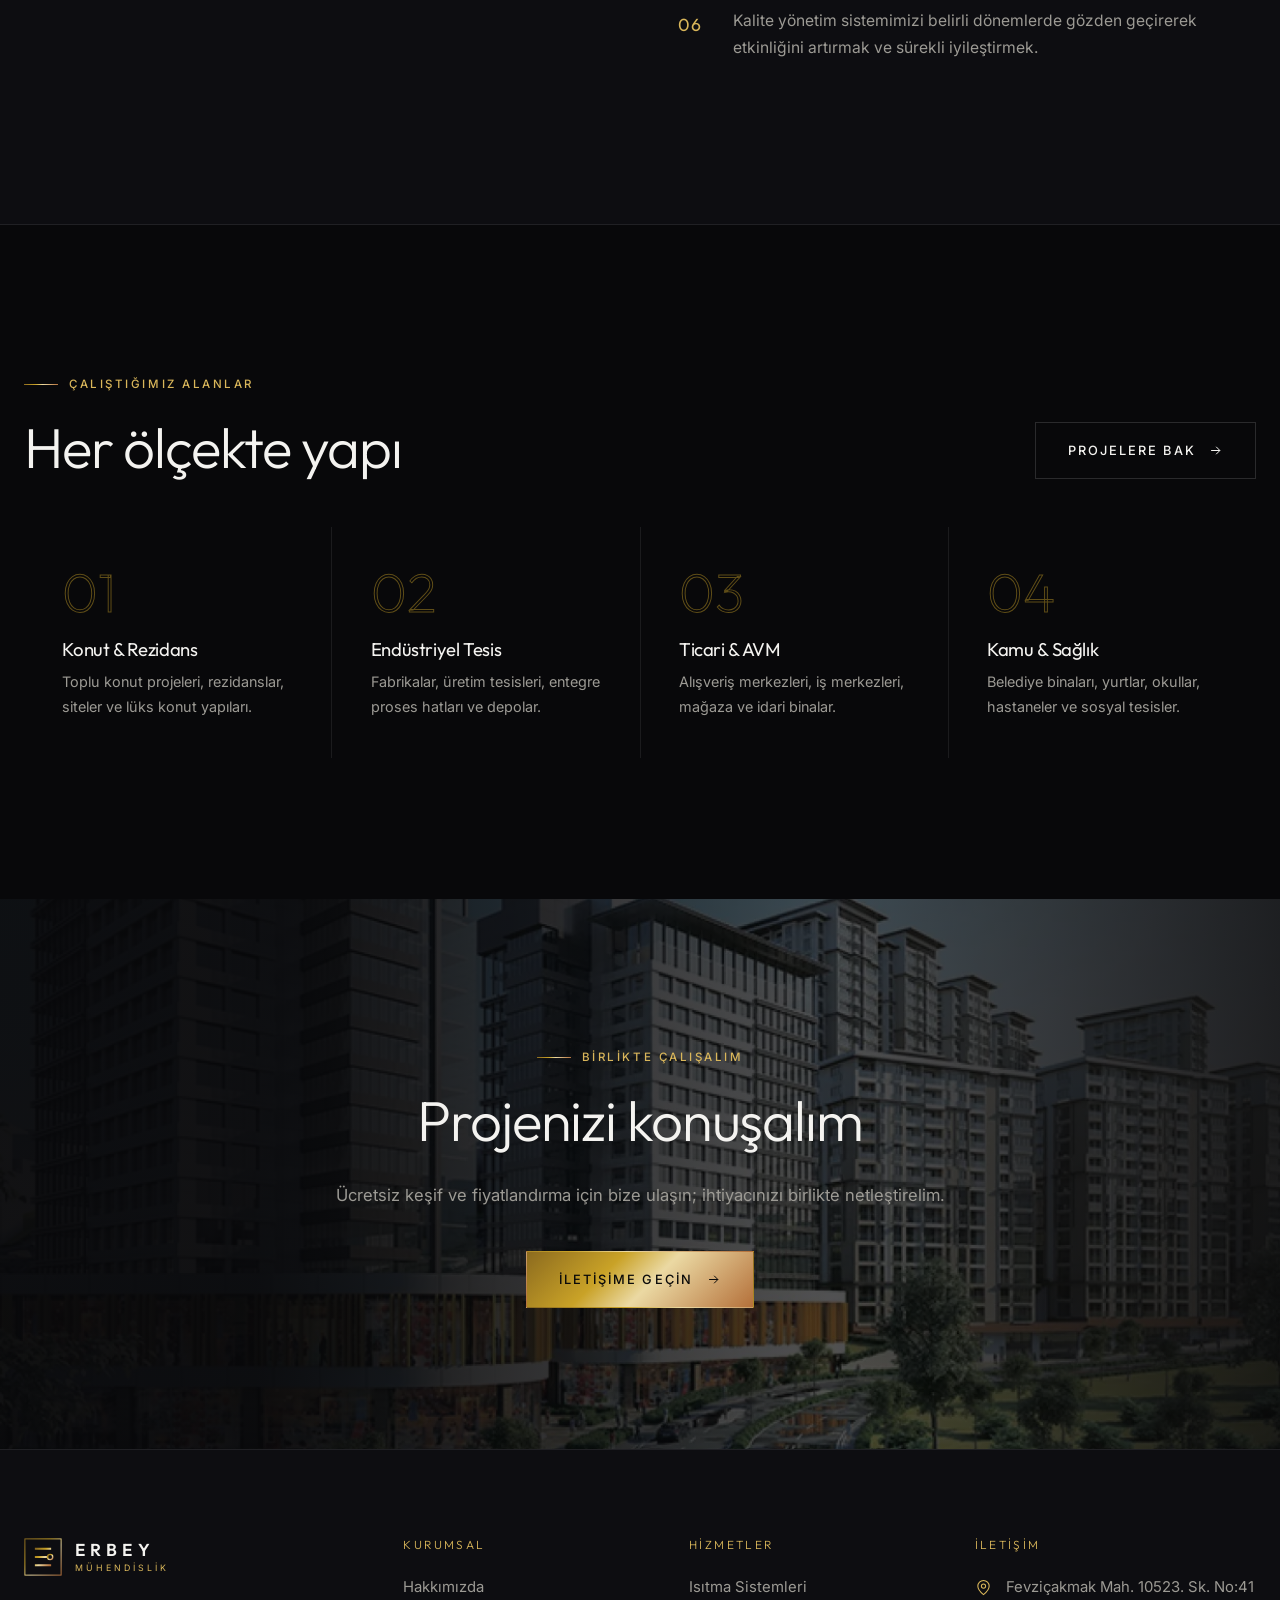
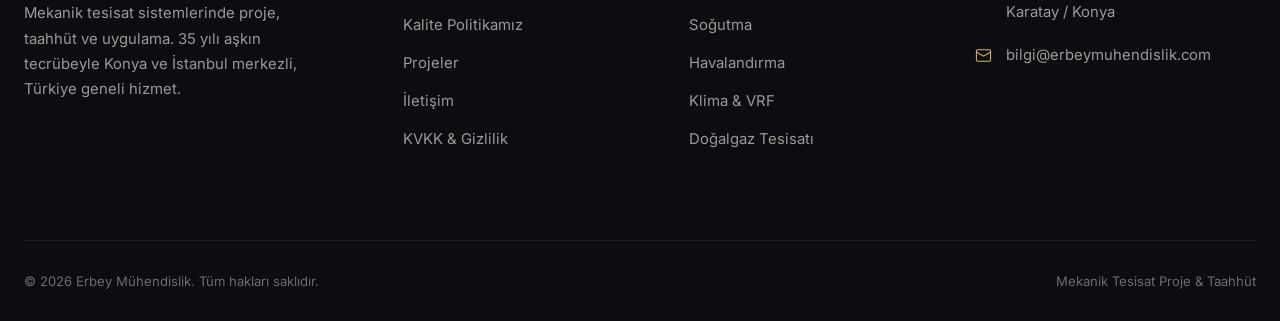
<file: hakkimizda.html>
<!DOCTYPE html>
<html lang="tr">
<head>
<meta charset="utf-8">
<meta name="viewport" content="width=device-width, initial-scale=1">
<title>Hakkımızda — Erbey Mühendislik</title>
<meta name="description" content="Erbey Mühendislik; 35 yılı aşkın tecrübeyle mekanik tesisat sistemlerinin projelendirilmesi, kurulumu ve taahhüdü alanında hizmet veren bir mühendislik kuruluşudur.">
<meta name="theme-color" content="#08080A">
<link rel="canonical" href="https://erbeymuhendislik.com/hakkimizda.html">
<meta property="og:url" content="https://erbeymuhendislik.com/hakkimizda.html">
<meta property="og:type" content="website">
<meta property="og:title" content="Hakkımızda — Erbey Mühendislik">
<meta property="og:description" content="35 yılı aşkın mekanik tesisat tecrübesi.">
<meta property="og:image" content="https://erbeymuhendislik.com/assets/img/projeler/dag-muhendislik-idari-bina-800.jpg">
<meta name="twitter:card" content="summary_large_image">

<link rel="icon" href="assets/img/favicon.svg" type="image/svg+xml">
<link rel="icon" type="image/png" sizes="32x32" href="assets/img/favicon-32.png">
<link rel="apple-touch-icon" href="assets/img/apple-touch-icon.png">
<link rel="preconnect" href="https://fonts.googleapis.com">
<link rel="preconnect" href="https://fonts.gstatic.com" crossorigin>
<link href="https://fonts.googleapis.com/css2?family=Inter:wght@300;400;500&family=Outfit:wght@200;300;400;500;600&display=swap" rel="stylesheet">
<link rel="stylesheet" href="assets/css/style.css?v=20260801">
<style>
  .vals { display: grid; grid-template-columns: repeat(3, 1fr); gap: 1px; background: var(--line); }
  .val { background: var(--ink); padding: clamp(1.8rem, 3vw, 2.6rem); }
  .val__icon { width: 40px; height: 40px; color: var(--gold-soft); margin-bottom: 1.4rem; }
  .val__icon svg { width: 100%; height: 100%; stroke-width: 1; }
  .val h3 { font-size: 1.2rem; font-weight: 400; margin-bottom: .7rem; }
  .val p { font-size: .93rem; color: var(--muted); margin: 0; }
  .policy { list-style: none; margin: 2.4rem 0 0; padding: 0; display: grid; gap: 1.4rem; counter-reset: p; }
  .policy li {
    counter-increment: p; position: relative; padding-left: 3.4rem;
    color: var(--muted); font-size: .98rem; border-bottom: 1px solid var(--line); padding-bottom: 1.4rem;
  }
  .policy li:last-child { border-bottom: 0; }
  .policy li::before {
    content: counter(p, decimal-leading-zero); position: absolute; left: 0; top: .1rem;
    font-family: 'Outfit', sans-serif; font-size: 1.1rem; color: var(--gold-soft); letter-spacing: .04em;
  }
  @media (max-width: 900px) { .vals { grid-template-columns: 1fr; } }
</style>
</head>
<body>

<div class="pre" aria-hidden="true">
  <div class="pre__in">
    <img class="pre__mark" src="assets/img/logo.svg" alt="">
    <div class="pre__bar"><i></i></div>
    <div class="pre__txt">Erbey Mühendislik</div>
  </div>
</div>
<div class="progress" aria-hidden="true"></div>

<header class="hdr">
  <div class="hdr__in">
    <a class="logo" href="index.html" aria-label="Erbey Mühendislik ana sayfa">
      <img class="logo__mark" src="assets/img/logo.svg" alt="">
      <span class="logo__txt">
        <span class="logo__name">ERBEY</span>
        <span class="logo__sub">Mühendislik</span>
      </span>
    </a>
    <nav class="nav" aria-label="Ana menü">
      <a class="nav__link" href="index.html">Ana Sayfa</a>
      <a class="nav__link is-active" href="hakkimizda.html">Hakkımızda</a>
      <a class="nav__link" href="hizmetler.html">Hizmetler</a>
      <a class="nav__link" href="projeler.html">Projeler</a>
      <a class="nav__link" href="iletisim.html">İletişim</a>
    </nav>
    <div class="hdr__cta">
      <button class="burger" aria-label="Menüyü aç" aria-expanded="false"><span></span><span></span><span></span></button>
    </div>
  </div>
</header>

<div class="mmenu">
  <nav class="mmenu__list" aria-label="Mobil menü">
    <a class="mmenu__link" href="index.html">Ana Sayfa</a>
    <a class="mmenu__link" href="hakkimizda.html">Hakkımızda</a>
    <a class="mmenu__link" href="hizmetler.html">Hizmetler</a>
    <a class="mmenu__link" href="projeler.html">Projeler</a>
    <a class="mmenu__link" href="iletisim.html">İletişim</a>
  </nav>
  <div class="mmenu__foot">
    Fevziçakmak Mah. 10523. Sk. No:41 · Karatay / Konya
    <a href="mailto:bilgi@erbeymuhendislik.com">bilgi@erbeymuhendislik.com</a>
  </div>
</div>

<main>

<section class="phead">
  <div class="phead__bg">
    <picture>
      <source srcset="assets/img/projeler/dag-muhendislik-idari-bina.webp" type="image/webp">
      <img src="assets/img/projeler/dag-muhendislik-idari-bina.jpg" alt="">
    </picture>
  </div>
  <div class="shell">
    <nav class="crumb" aria-label="Konum"><a href="index.html">Ana Sayfa</a> / <span>Hakkımızda</span></nav>
    <span class="eyebrow">Biz Kimiz</span>
    <h1 class="h-xl">Türkiye'nin<br><span class="gold-text">mühendislik şirketi</span></h1>
  </div>
</section>

<!-- Giriş -->
<section class="pad">
  <div class="shell split">
    <div data-rv="left">
      <h2 class="h-lg">Eleştirilen değil,<br>teşekkür edilen işler</h2>
      <p class="lede" style="margin-top:1.8rem">
        Erbey Mühendislik, mekanik tesisat sistemlerinin projelendirilmesi, kurulumu ve taahhüdü
        alanında faaliyet gösteren bir mühendislik kuruluşudur. 35 yılı aşkın saha birikimiyle
        konut, endüstriyel tesis, otel, hastane, okul ve kamu yapılarında anahtar teslim
        çözümler üretiyoruz.
      </p>
      <p class="lede" style="margin-top:1.2rem">
        Isıtma sistemleri sektöründe bir prensibimiz var: <b style="color:var(--text);font-weight:500">
        anlaştığımız gün ve saatte işe başlarız</b>, kesintisiz çalışırız ve sözümüzü verdiğimiz
        tarihte teslim ederiz. "Bugün yapıyoruz, yarın geliyoruz" demeyiz.
      </p>
      <p class="lede" style="margin-top:1.2rem">
        Uzman ve deneyimli kadromuzla, yüksek verimli ve güvenlik sertifikalı malzeme kullanarak
        güvenli tesisat ve taahhüt hizmetleri sunuyoruz. Kaliteli malzeme ve nitelikli işçilikten
        asla taviz vermiyoruz.
      </p>
    </div>

    <div class="figure-stack" data-rv="right" data-rvd=".15">
      <div class="figure figure--archive">
        <picture>
          <source srcset="assets/img/projeler/star-tower-sitesi-800.webp" type="image/webp">
          <img src="assets/img/projeler/star-tower-sitesi-800.jpg" alt="Star Tower Sitesi" loading="lazy">
        </picture>
        <span class="figure__tag">Arşivden · Star Tower, Konya</span>
      </div>
      <div class="figure figure-stack__b figure--archive">
        <picture>
          <source srcset="assets/img/projeler/ozen-makina-800.webp" type="image/webp">
          <img src="assets/img/projeler/ozen-makina-800.jpg" alt="Özen Makina tesisi" loading="lazy">
        </picture>
      </div>
    </div>
  </div>
</section>

<!-- Rakamlar -->
<section style="padding-bottom:clamp(4rem,9vw,7rem)">
  <div class="shell">
    <div class="stats" data-rv>
      <div class="stat">
        <div class="stat__num"><span data-count="35">0</span><i>+</i></div>
        <div class="stat__label">Yıllık Tecrübe</div>
      </div>
      <div class="stat">
        <div class="stat__num"><span data-count="100">0</span><i>+</i></div>
        <div class="stat__label">Tamamlanan Proje</div>
      </div>
      <div class="stat">
        <div class="stat__num"><span data-count="10000">0</span><i>+</i></div>
        <div class="stat__label">Bağımsız Bölüm</div>
      </div>
      <div class="stat">
        <div class="stat__num"><span data-count="74000">0</span><i>m²</i></div>
        <div class="stat__label">En Büyük Tek Proje</div>
      </div>
    </div>
  </div>
</section>

<div class="marquee marquee--rev" aria-hidden="true" style="--dur:36s">
  <div class="marquee__track">
    <span class="marquee__item">Güvenilirlik</span><span class="marquee__item">Zamanında Teslim</span>
    <span class="marquee__item">Sertifikalı Malzeme</span><span class="marquee__item">Uzman Kadro</span>
    <span class="marquee__item">Enerji Verimliliği</span><span class="marquee__item">İş Güvenliği</span>
    <span class="marquee__item">Güvenilirlik</span><span class="marquee__item">Zamanında Teslim</span>
    <span class="marquee__item">Sertifikalı Malzeme</span><span class="marquee__item">Uzman Kadro</span>
    <span class="marquee__item">Enerji Verimliliği</span><span class="marquee__item">İş Güvenliği</span>
  </div>
</div>

<!-- Değerler -->
<section class="pad">
  <div class="shell">
    <div style="max-width:44rem;margin-bottom:3.4rem" data-rv>
      <span class="eyebrow">Yaklaşımımız</span>
      <h2 class="h-lg">Bizi ayıran<br>üç şey</h2>
    </div>
    <div class="vals" data-rv>
      <div class="val">
        <div class="val__icon"><svg viewBox="0 0 24 24" fill="none" stroke="currentColor"><path d="M12 2 4 6v6c0 5 3.4 9.4 8 10 4.6-.6 8-5 8-10V6l-8-4Z"/><path d="m9 12 2 2 4-4"/></svg></div>
        <h3>Söz Verdiğimiz Tarih</h3>
        <p>İşe anlaştığımız gün başlarız, kesintisiz çalışırız. Şantiyenizde "yarın geliriz" cümlesini duymazsınız.</p>
      </div>
      <div class="val">
        <div class="val__icon"><svg viewBox="0 0 24 24" fill="none" stroke="currentColor"><path d="M12 2v4M12 18v4M4.9 4.9l2.8 2.8M16.3 16.3l2.8 2.8M2 12h4M18 12h4M4.9 19.1l2.8-2.8M16.3 7.7l2.8-2.8"/><circle cx="12" cy="12" r="3.5"/></svg></div>
        <h3>Doğru Sistem Seçimi</h3>
        <p>En pahalı değil, yapınıza en uygun sistemi öneririz. İlk yatırım kadar işletme maliyetini de hesaplarız.</p>
      </div>
      <div class="val">
        <div class="val__icon"><svg viewBox="0 0 24 24" fill="none" stroke="currentColor"><path d="M20.9 8.6a2 2 0 0 0-1-1.2l-7-3.9a2 2 0 0 0-2 0l-7 3.9a2 2 0 0 0-1 1.7v6.8a2 2 0 0 0 1 1.7l7 3.9a2 2 0 0 0 2 0l7-3.9a2 2 0 0 0 1-1.7V9.3Z"/><path d="m3.3 8 8.7 5 8.7-5M12 22V13"/></svg></div>
        <h3>Anahtar Teslim</h3>
        <p>Projeden malzeme teminine, uygulamadan devreye almaya kadar tüm süreç tek muhatapla yürür.</p>
      </div>
    </div>
  </div>
</section>

<!-- Kalite politikası -->
<section class="pad" id="kalite" style="background:var(--ink-1);border-block:1px solid var(--line);scroll-margin-top:90px">
  <div class="shell split split--top">
    <div data-rv="left">
      <span class="eyebrow">Kalite Politikamız</span>
      <h2 class="h-lg">Kaliteyi bir işletme<br>prensibi sayıyoruz</h2>
      <p class="lede" style="margin-top:1.8rem">
        Müşteri memnuniyetini ve kaliteyi bir işletme prensibi olarak kabul ediyoruz.
        Aşağıdaki başlıklar, her projede uyduğumuz çalışma ilkelerimizdir.
      </p>
    </div>
    <div data-rv="right" data-rvd=".1">
      <ol class="policy">
        <li>Müşterimizin değişen ve gelişen şartlarını göz önüne alarak ihtiyaç ve beklentilerini doğru algılamak; istenildiği şekilde ve zamanında karşılamak.</li>
        <li>Sektörümüzle ilgili teknolojik gelişmeleri takip ederek üretim ve hizmetlerimizde en gelişmiş teknikleri uygulamak.</li>
        <li>Ürün ve hizmet kalitemizi artırmak için çalışanlarımızın katılımını sağlamak; memnuniyet, motivasyon ve eğitimleri için gereken tedbirleri almak.</li>
        <li>Fire oranlarını azaltıp maliyetleri optimum seviyeye çekmek; kaliteli, verimli ve rekabet gücü yüksek bir yapı kurmak.</li>
        <li>Çevreye saygılı, iş ve işçi güvenliğini temel alan, yasal mevzuata ve yerli-yabancı standartlara uygun şekilde çalışmak.</li>
        <li>Kalite yönetim sistemimizi belirli dönemlerde gözden geçirerek etkinliğini artırmak ve sürekli iyileştirmek.</li>
      </ol>
    </div>
  </div>
</section>

<!-- Sektörler -->
<section class="pad">
  <div class="shell">
    <div class="rail-head" data-rv>
      <div>
        <span class="eyebrow">Çalıştığımız Alanlar</span>
        <h2 class="h-lg">Her ölçekte yapı</h2>
      </div>
      <a class="btn" href="projeler.html">
        Projelere Bak
        <svg viewBox="0 0 24 24" fill="none" stroke="currentColor" stroke-width="1.6"><path d="M5 12h14M13 6l6 6-6 6"/></svg>
      </a>
    </div>
    <div class="steps" data-rv>
      <div class="step">
        <div class="step__no">01</div>
        <h3 class="step__title">Konut &amp; Rezidans</h3>
        <p class="step__desc">Toplu konut projeleri, rezidanslar, siteler ve lüks konut yapıları.</p>
      </div>
      <div class="step">
        <div class="step__no">02</div>
        <h3 class="step__title">Endüstriyel Tesis</h3>
        <p class="step__desc">Fabrikalar, üretim tesisleri, entegre proses hatları ve depolar.</p>
      </div>
      <div class="step">
        <div class="step__no">03</div>
        <h3 class="step__title">Ticari &amp; AVM</h3>
        <p class="step__desc">Alışveriş merkezleri, iş merkezleri, mağaza ve idari binalar.</p>
      </div>
      <div class="step">
        <div class="step__no">04</div>
        <h3 class="step__title">Kamu &amp; Sağlık</h3>
        <p class="step__desc">Belediye binaları, yurtlar, okullar, hastaneler ve sosyal tesisler.</p>
      </div>
    </div>
  </div>
</section>

<section class="cta pad">
  <div class="cta__bg">
    <picture>
      <source srcset="assets/img/projeler/gaziosmanpasa-toki-istanbul.webp" type="image/webp">
      <img src="assets/img/projeler/gaziosmanpasa-toki-istanbul.jpg" alt="" loading="lazy">
    </picture>
  </div>
  <div class="shell cta__in" data-rv="zoom">
    <span class="eyebrow" style="justify-content:center">Birlikte Çalışalım</span>
    <h2 class="h-lg">Projenizi konuşalım</h2>
    <p class="lede" style="margin:1.8rem auto 2.6rem">
      Ücretsiz keşif ve fiyatlandırma için bize ulaşın; ihtiyacınızı birlikte netleştirelim.
    </p>
    <a class="btn btn--gold" href="iletisim.html">
      İletişime Geçin
      <svg viewBox="0 0 24 24" fill="none" stroke="currentColor" stroke-width="1.6"><path d="M5 12h14M13 6l6 6-6 6"/></svg>
    </a>
  </div>
</section>

</main>

<footer class="ftr">
  <div class="shell ftr__top">
    <div>
      <a class="logo" href="index.html">
        <img class="logo__mark" src="assets/img/logo.svg" alt="">
        <span class="logo__txt">
          <span class="logo__name">ERBEY</span>
          <span class="logo__sub">Mühendislik</span>
        </span>
      </a>
      <p class="ftr__about">
        Mekanik tesisat sistemlerinde proje, taahhüt ve uygulama.
        35 yılı aşkın tecrübeyle Konya ve İstanbul merkezli, Türkiye geneli hizmet.
      </p>
    </div>
    <div>
      <h4 class="ftr__h">Kurumsal</h4>
      <ul class="ftr__list">
        <li><a href="hakkimizda.html">Hakkımızda</a></li>
        <li><a href="hakkimizda.html#kalite">Kalite Politikamız</a></li>
        <li><a href="projeler.html">Projeler</a></li>
        <li><a href="iletisim.html">İletişim</a></li>
        <li><a href="kvkk.html">KVKK &amp; Gizlilik</a></li>
      </ul>
    </div>
    <div>
      <h4 class="ftr__h">Hizmetler</h4>
      <ul class="ftr__list">
        <li><a href="hizmetler.html#isitma">Isıtma Sistemleri</a></li>
        <li><a href="hizmetler.html#sogutma">Soğutma</a></li>
        <li><a href="hizmetler.html#havalandirma">Havalandırma</a></li>
        <li><a href="hizmetler.html#klima">Klima &amp; VRF</a></li>
        <li><a href="hizmetler.html#dogalgaz">Doğalgaz Tesisatı</a></li>
      </ul>
    </div>
    <div>
      <h4 class="ftr__h">İletişim</h4>
      <div class="ftr__contact">
        <div class="ftr__item">
          <svg viewBox="0 0 24 24" fill="none" stroke="currentColor" stroke-width="1.5"><path d="M20 10c0 6-8 12-8 12s-8-6-8-12a8 8 0 0 1 16 0Z"/><circle cx="12" cy="10" r="3"/></svg>
          <span>Fevziçakmak Mah. 10523. Sk. No:41<br>Karatay / Konya</span>
        </div>
        <div class="ftr__item">
          <svg viewBox="0 0 24 24" fill="none" stroke="currentColor" stroke-width="1.5"><rect x="2" y="4" width="20" height="16" rx="2"/><path d="m2 7 10 6 10-6"/></svg>
          <a href="mailto:bilgi@erbeymuhendislik.com">bilgi@erbeymuhendislik.com</a>
        </div>
      </div>
    </div>
  </div>
  <div class="shell ftr__bot">
    <span>© <span data-year>2026</span> Erbey Mühendislik. Tüm hakları saklıdır.</span>
    <span>Mekanik Tesisat Proje &amp; Taahhüt</span>
  </div>
</footer>

<button class="totop" aria-label="Yukarı çık">
  <svg viewBox="0 0 24 24" fill="none" stroke="currentColor" stroke-width="1.6"><path d="M12 19V5M5 12l7-7 7 7"/></svg>
</button>

<script src="assets/js/projects.js?v=20260801"></script>
<script src="assets/js/main.js?v=20260801"></script>
</body>
</html>
</file>
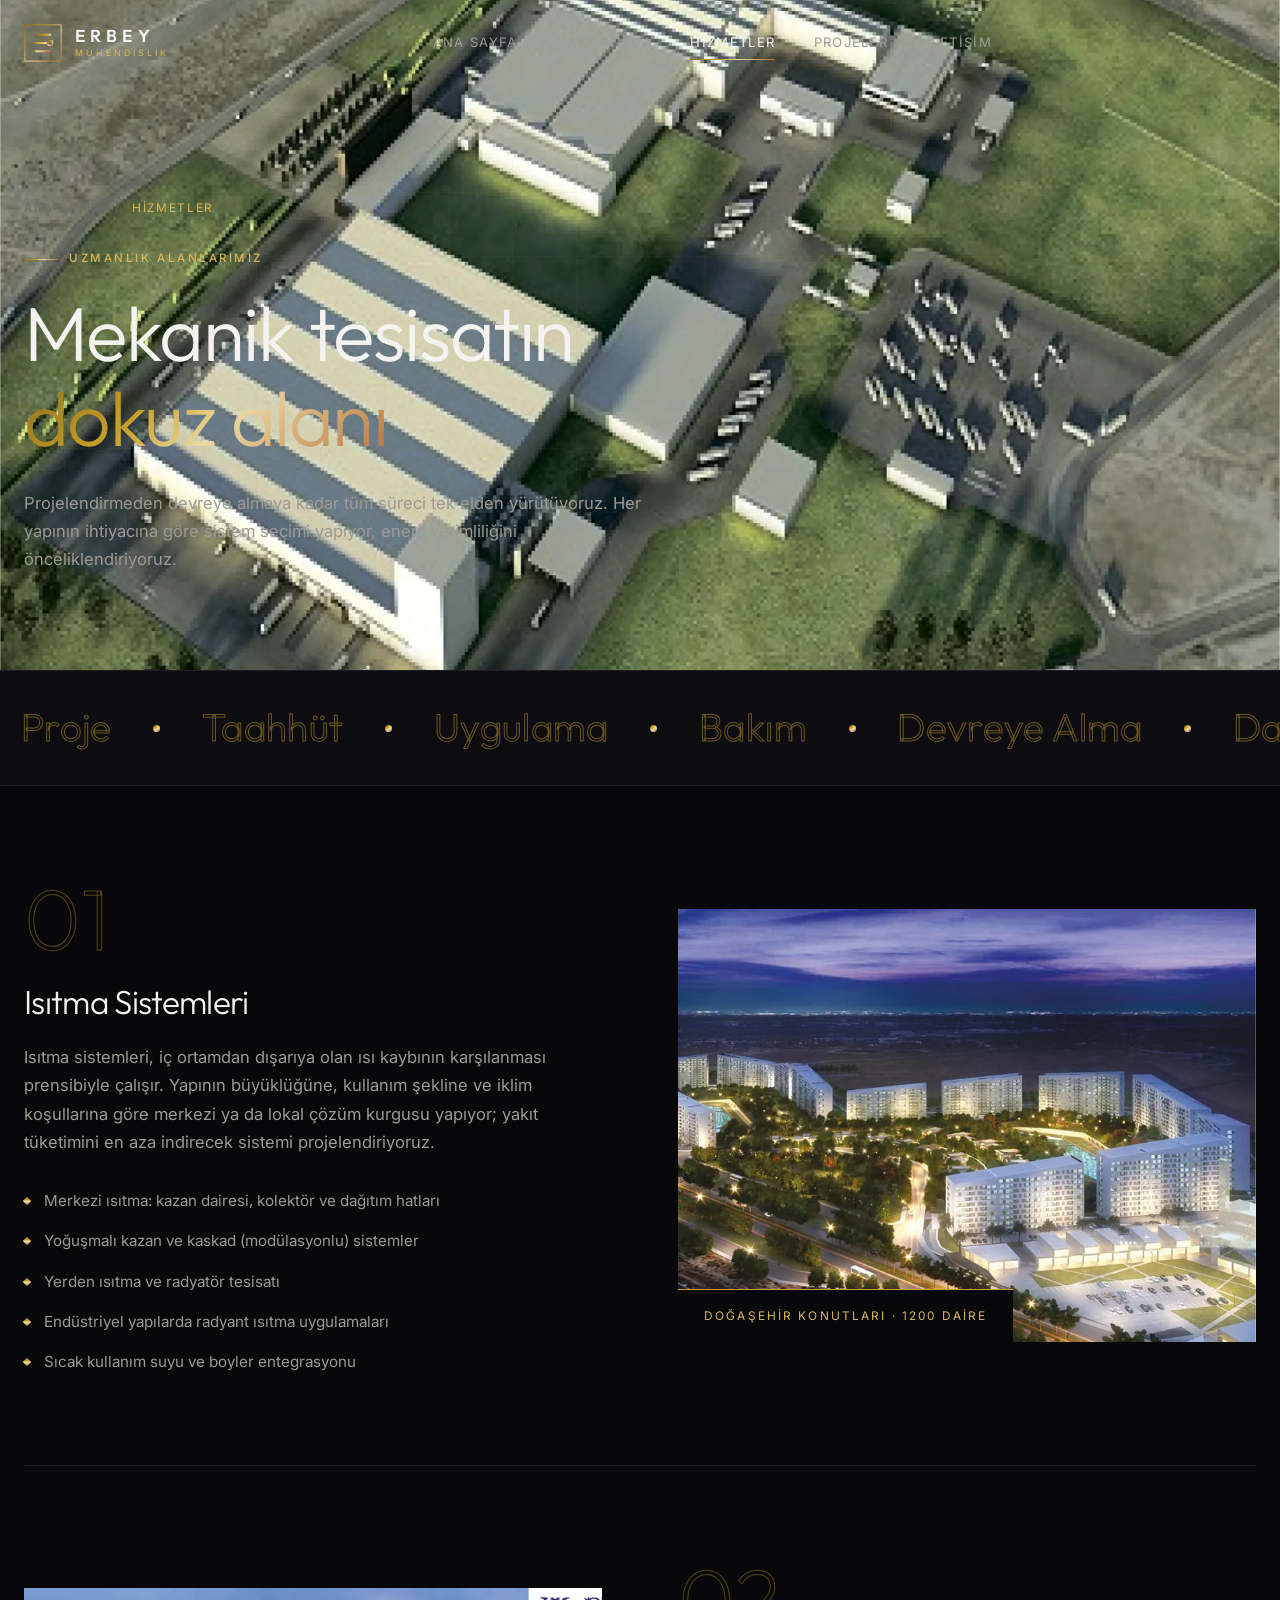
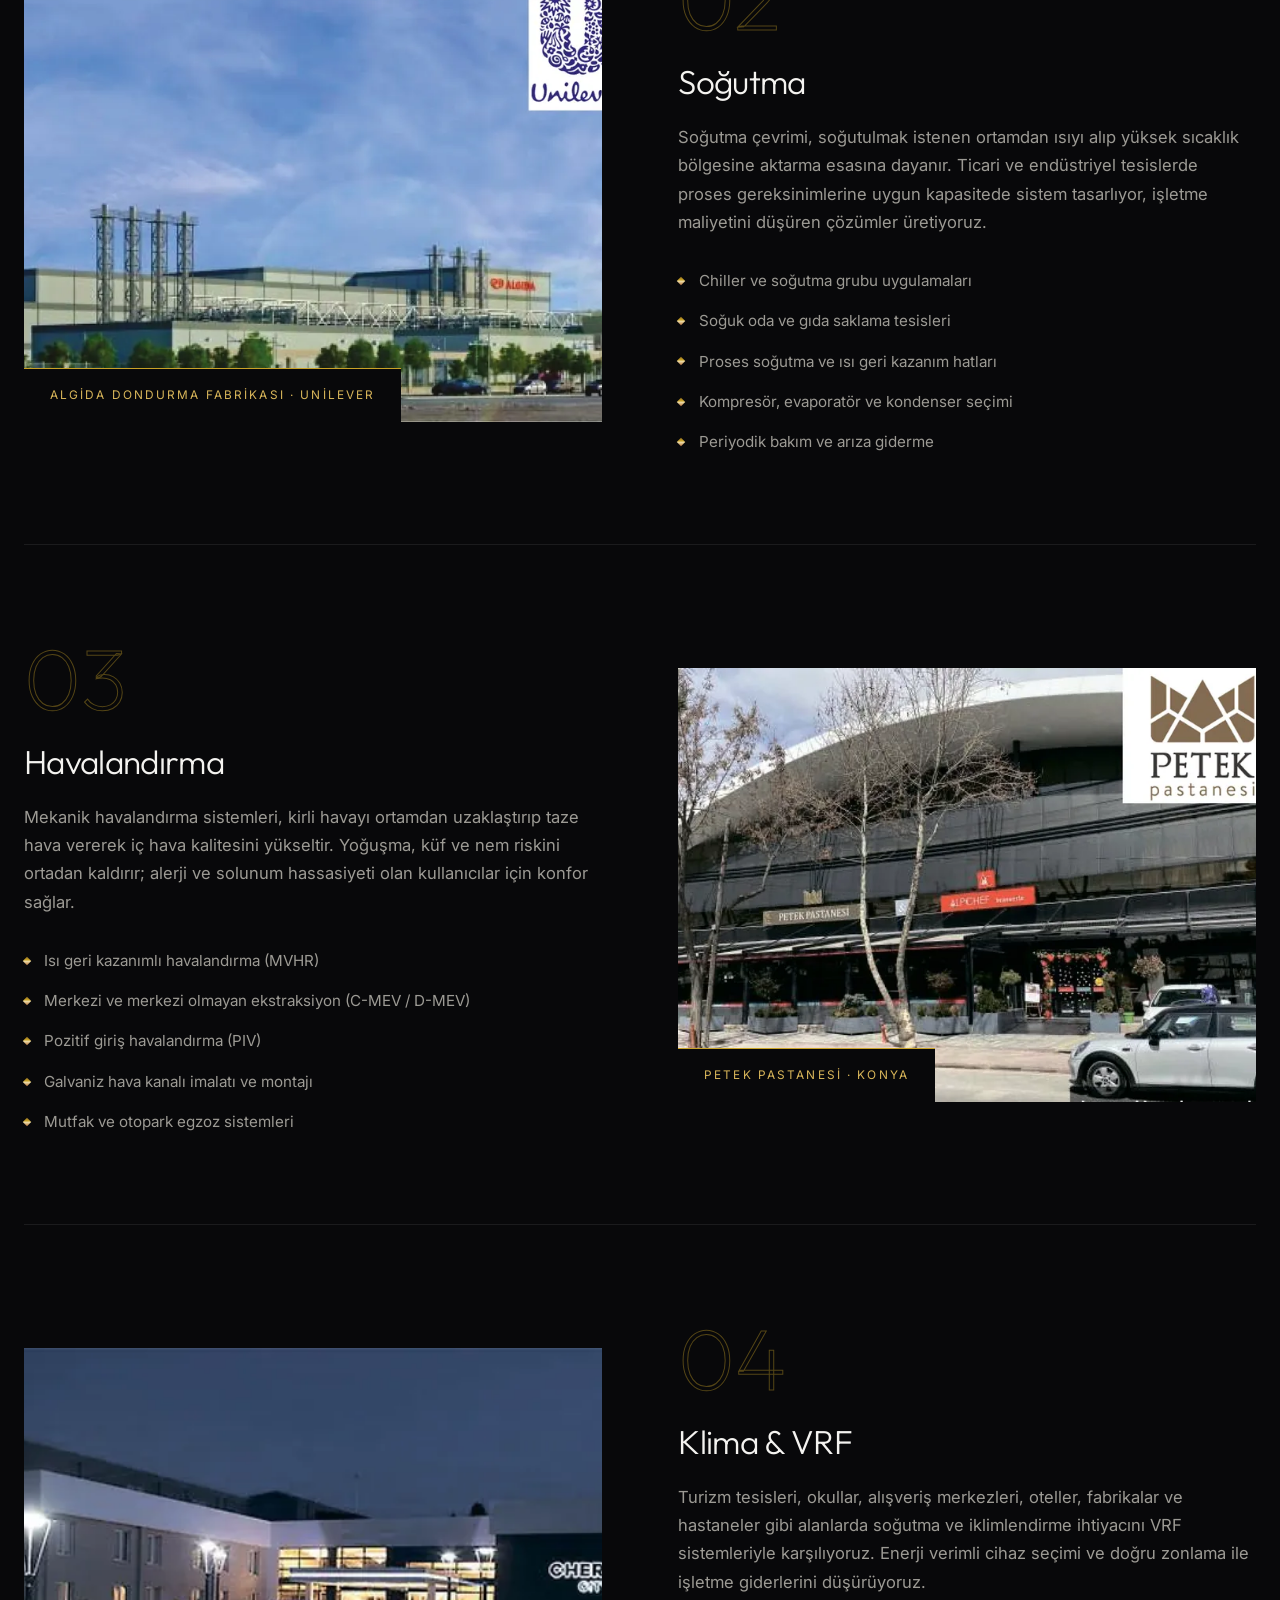
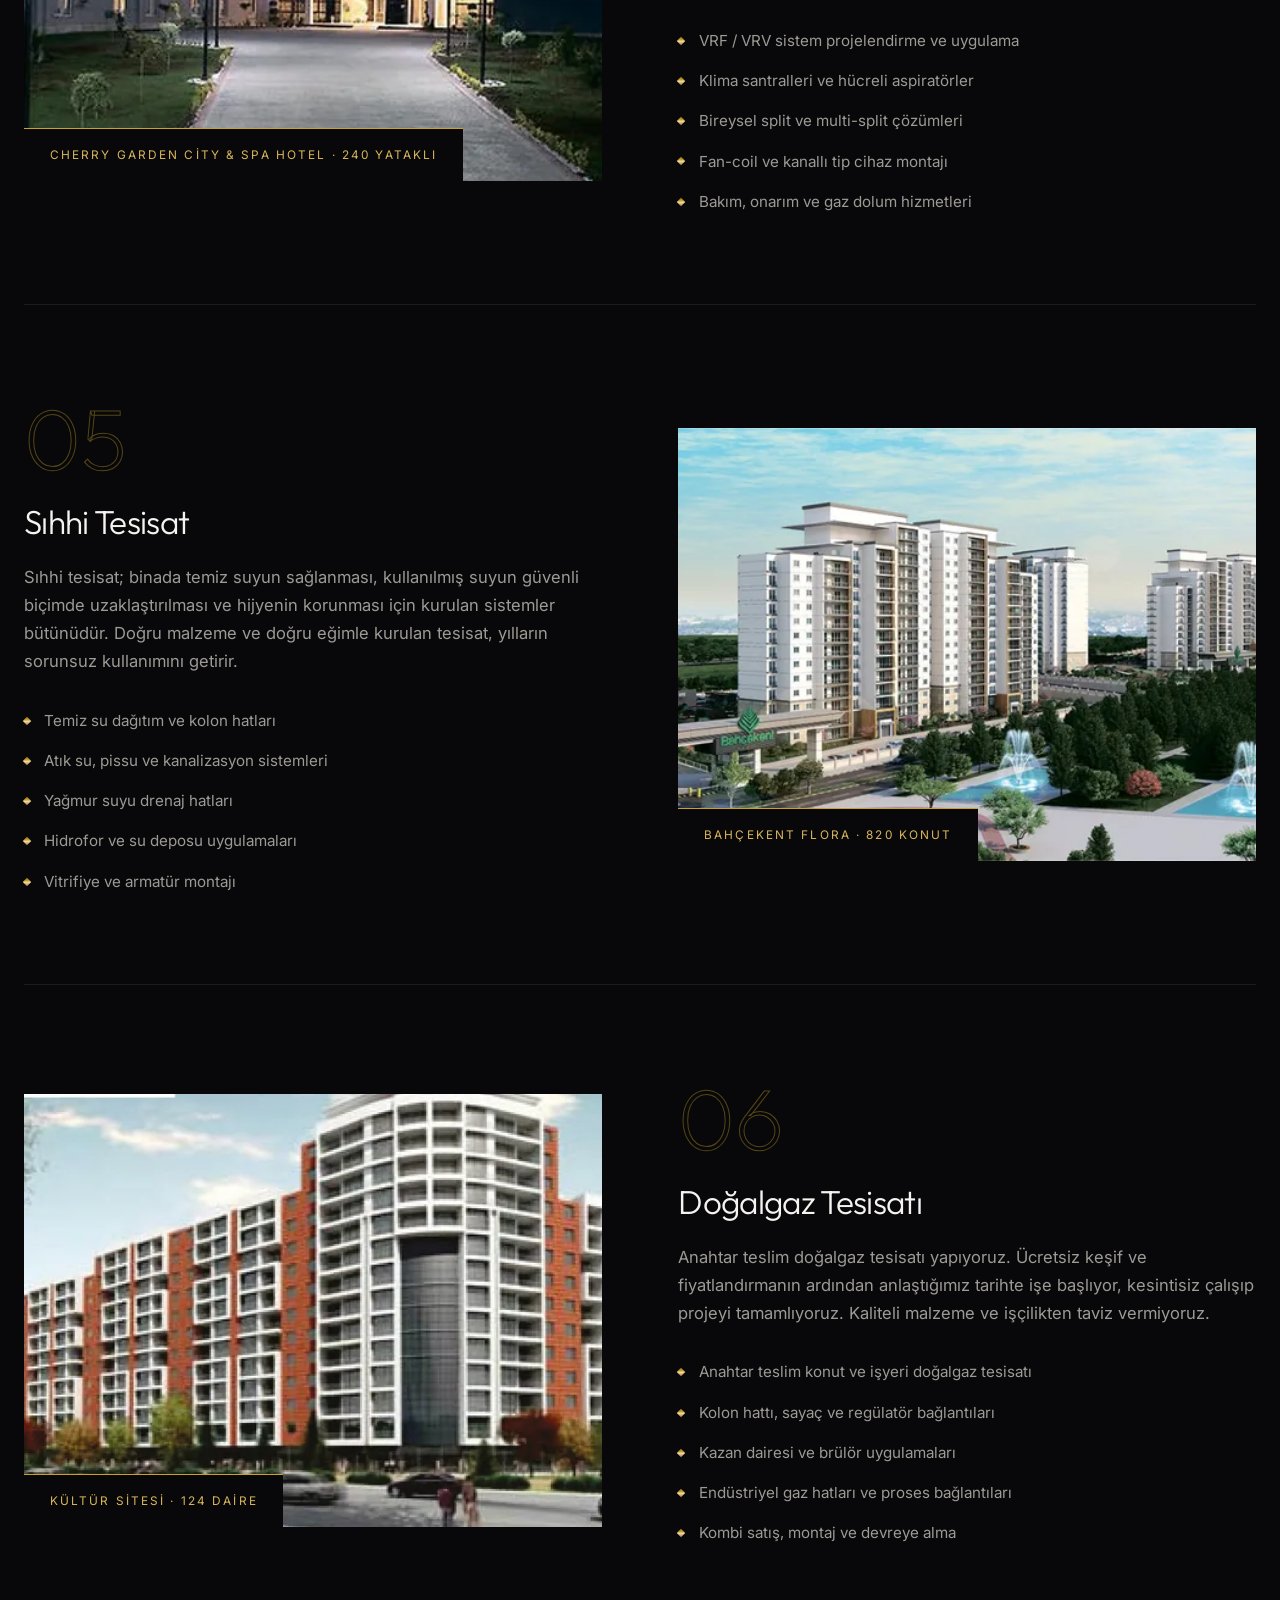
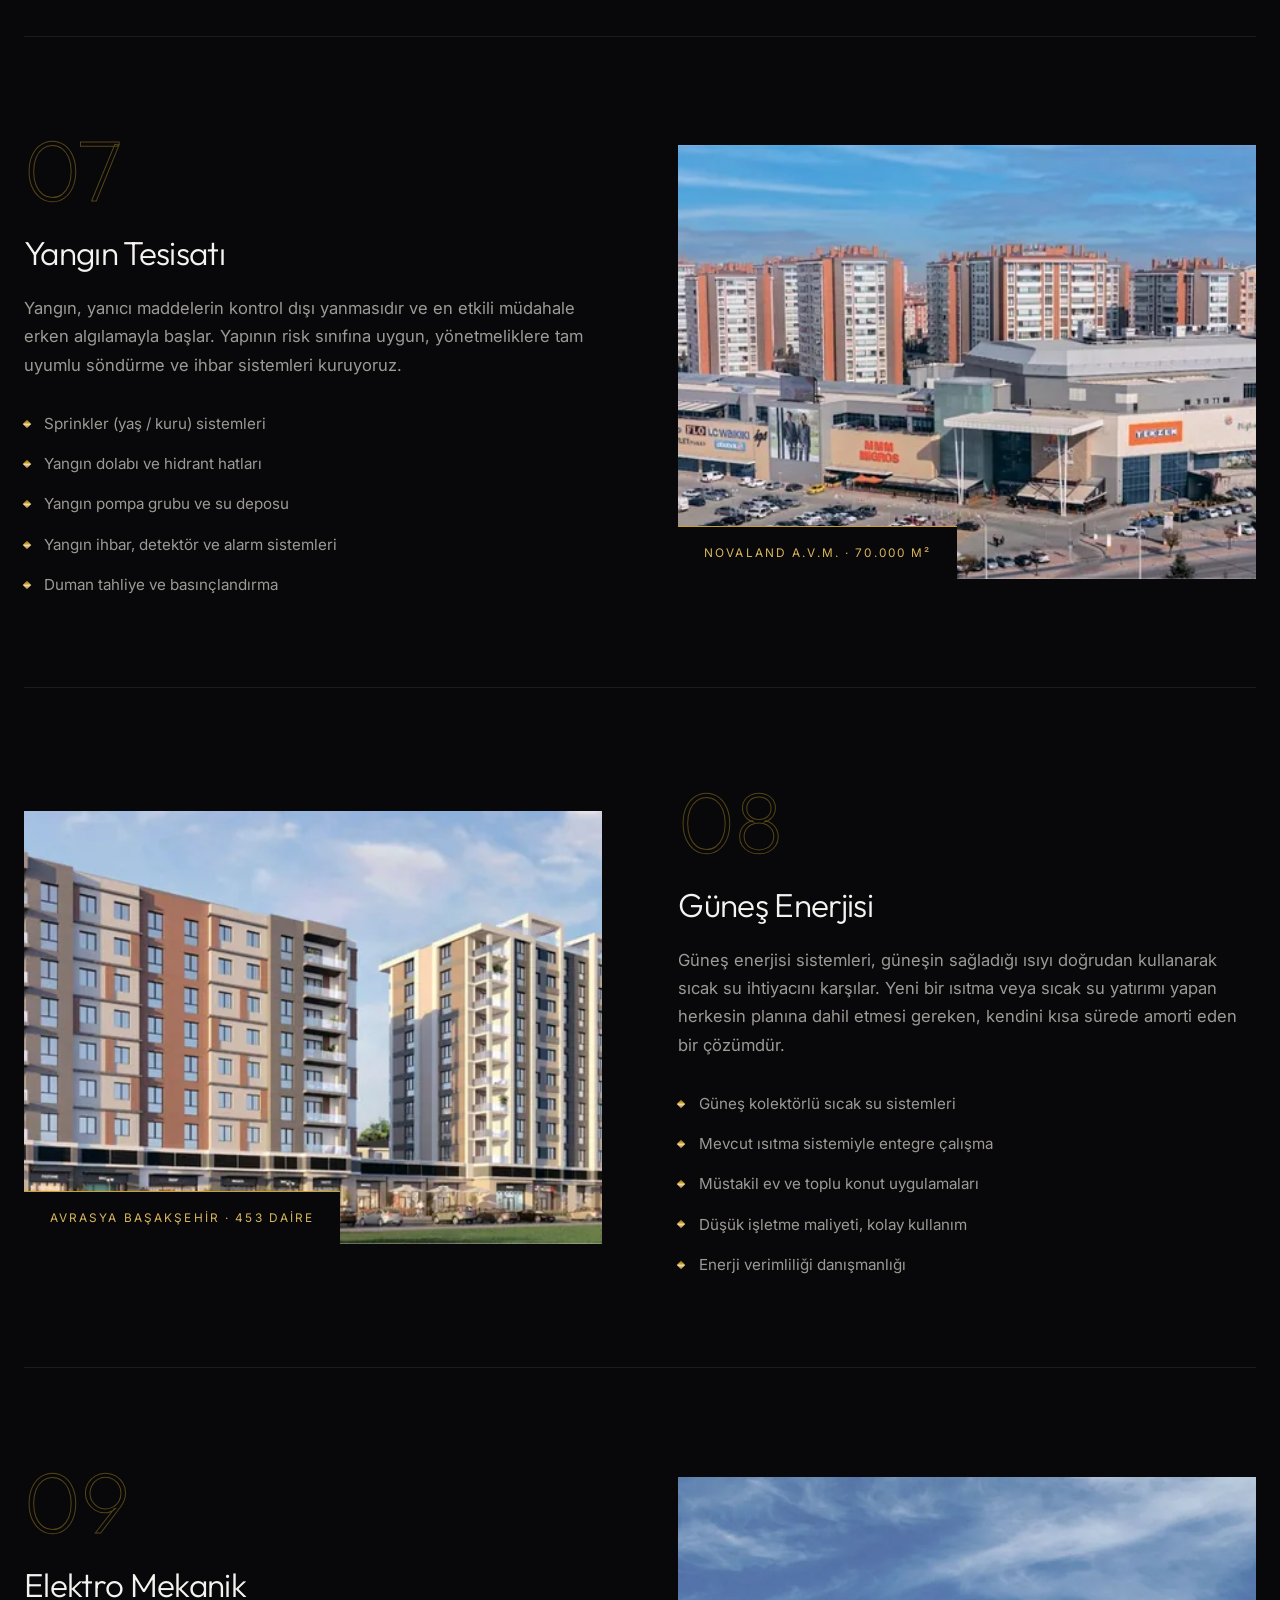
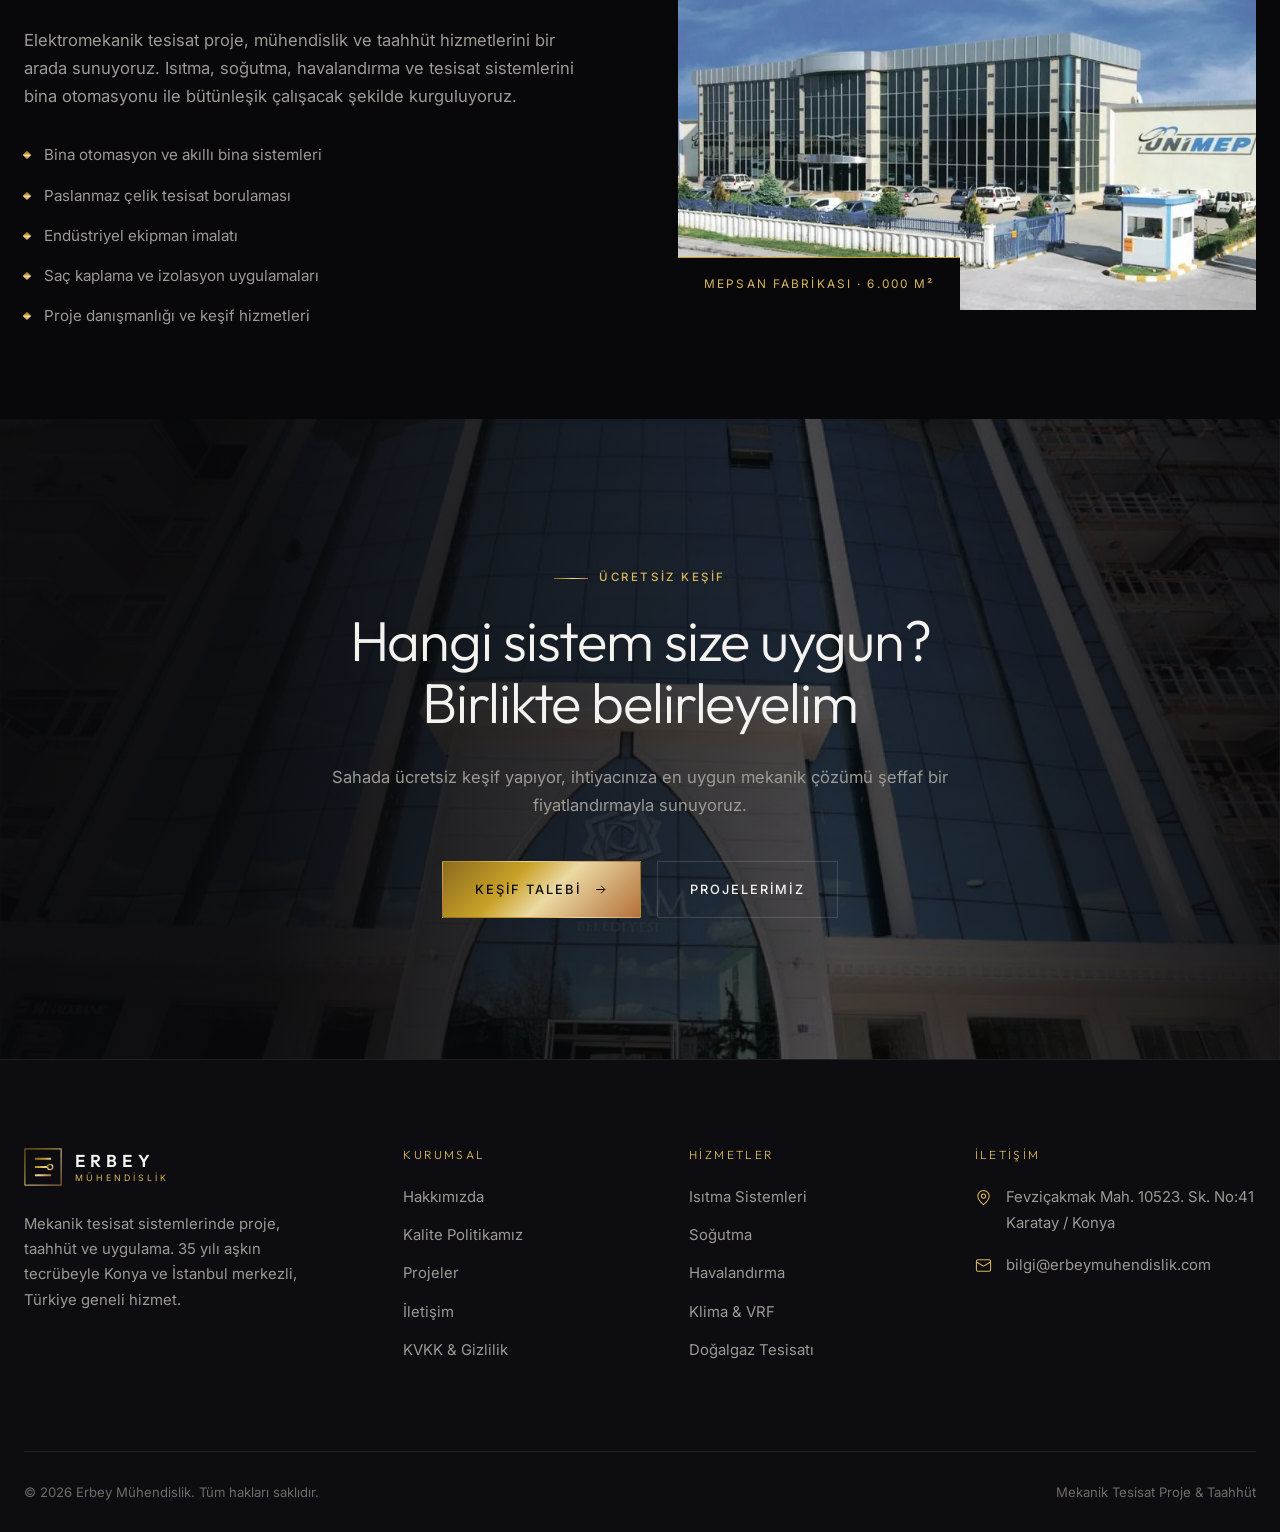
<file: hizmetler.html>
<!DOCTYPE html>
<html lang="tr">
<head>
<meta charset="utf-8">
<meta name="viewport" content="width=device-width, initial-scale=1">
<title>Hizmetlerimiz — Erbey Mühendislik</title>
<meta name="description" content="Isıtma, soğutma, havalandırma, klima ve VRF, sıhhi tesisat, doğalgaz, yangın tesisatı, güneş enerjisi ve elektro mekanik sistemlerde proje, taahhüt ve uygulama hizmetleri.">
<meta name="theme-color" content="#08080A">
<link rel="canonical" href="https://erbeymuhendislik.com/hizmetler.html">
<meta property="og:url" content="https://erbeymuhendislik.com/hizmetler.html">
<meta property="og:type" content="website">
<meta property="og:title" content="Hizmetlerimiz — Erbey Mühendislik">
<meta property="og:description" content="Mekanik tesisatın dokuz uzmanlık alanında uçtan uca çözüm.">
<meta property="og:image" content="https://erbeymuhendislik.com/assets/img/projeler/konya-seker-entegre-tesisleri-800.jpg">
<meta name="twitter:card" content="summary_large_image">

<link rel="icon" href="assets/img/favicon.svg" type="image/svg+xml">
<link rel="icon" type="image/png" sizes="32x32" href="assets/img/favicon-32.png">
<link rel="apple-touch-icon" href="assets/img/apple-touch-icon.png">
<link rel="preconnect" href="https://fonts.googleapis.com">
<link rel="preconnect" href="https://fonts.gstatic.com" crossorigin>
<link href="https://fonts.googleapis.com/css2?family=Inter:wght@300;400;500&family=Outfit:wght@200;300;400;500;600&display=swap" rel="stylesheet">
<link rel="stylesheet" href="assets/css/style.css?v=20260801">
<style>
  .svc-row { padding-block: clamp(3.5rem, 7vw, 6rem); border-bottom: 1px solid var(--line); scroll-margin-top: 100px; }
  .svc-row:nth-child(even) .split > *:first-child { order: 2; }
  .svc-row__no {
    font-family: 'Outfit', sans-serif; font-size: clamp(3rem, 7vw, 5.4rem); font-weight: 200;
    line-height: 1; color: transparent; -webkit-text-stroke: 1px rgba(201,162,39,.4); margin-bottom: 1.4rem;
  }
  .ticks { list-style: none; margin: 2rem 0 0; padding: 0; display: grid; gap: .9rem; }
  .ticks li { display: flex; gap: .9rem; align-items: flex-start; color: var(--muted); font-size: .95rem; }
  .ticks li::before {
    content: ''; flex-shrink: 0; width: 6px; height: 6px; margin-top: .62rem;
    background: var(--grad-gold); transform: rotate(45deg);
  }
</style>
</head>
<body>

<div class="pre" aria-hidden="true">
  <div class="pre__in">
    <img class="pre__mark" src="assets/img/logo.svg" alt="">
    <div class="pre__bar"><i></i></div>
    <div class="pre__txt">Erbey Mühendislik</div>
  </div>
</div>
<div class="progress" aria-hidden="true"></div>

<header class="hdr">
  <div class="hdr__in">
    <a class="logo" href="index.html" aria-label="Erbey Mühendislik ana sayfa">
      <img class="logo__mark" src="assets/img/logo.svg" alt="">
      <span class="logo__txt">
        <span class="logo__name">ERBEY</span>
        <span class="logo__sub">Mühendislik</span>
      </span>
    </a>
    <nav class="nav" aria-label="Ana menü">
      <a class="nav__link" href="index.html">Ana Sayfa</a>
      <a class="nav__link" href="hakkimizda.html">Hakkımızda</a>
      <a class="nav__link is-active" href="hizmetler.html">Hizmetler</a>
      <a class="nav__link" href="projeler.html">Projeler</a>
      <a class="nav__link" href="iletisim.html">İletişim</a>
    </nav>
    <div class="hdr__cta">
      <button class="burger" aria-label="Menüyü aç" aria-expanded="false"><span></span><span></span><span></span></button>
    </div>
  </div>
</header>

<div class="mmenu">
  <nav class="mmenu__list" aria-label="Mobil menü">
    <a class="mmenu__link" href="index.html">Ana Sayfa</a>
    <a class="mmenu__link" href="hakkimizda.html">Hakkımızda</a>
    <a class="mmenu__link" href="hizmetler.html">Hizmetler</a>
    <a class="mmenu__link" href="projeler.html">Projeler</a>
    <a class="mmenu__link" href="iletisim.html">İletişim</a>
  </nav>
  <div class="mmenu__foot">
    Fevziçakmak Mah. 10523. Sk. No:41 · Karatay / Konya
    <a href="mailto:bilgi@erbeymuhendislik.com">bilgi@erbeymuhendislik.com</a>
  </div>
</div>

<main>

<section class="phead">
  <div class="phead__bg">
    <picture>
      <source srcset="assets/img/projeler/konya-seker-entegre-tesisleri.webp" type="image/webp">
      <img src="assets/img/projeler/konya-seker-entegre-tesisleri.jpg" alt="">
    </picture>
  </div>
  <div class="shell">
    <nav class="crumb" aria-label="Konum"><a href="index.html">Ana Sayfa</a> / <span>Hizmetler</span></nav>
    <span class="eyebrow">Uzmanlık Alanlarımız</span>
    <h1 class="h-xl">Mekanik tesisatın<br><span class="gold-text">dokuz alanı</span></h1>
    <p class="lede" style="margin-top:1.8rem">
      Projelendirmeden devreye almaya kadar tüm süreci tek elden yürütüyoruz.
      Her yapının ihtiyacına göre sistem seçimi yapıyor, enerji verimliliğini önceliklendiriyoruz.
    </p>
  </div>
</section>

<div class="marquee marquee--gold" aria-hidden="true" style="--dur:38s">
  <div class="marquee__track">
    <span class="marquee__item">Proje</span><span class="marquee__item">Taahhüt</span>
    <span class="marquee__item">Uygulama</span><span class="marquee__item">Bakım</span>
    <span class="marquee__item">Devreye Alma</span><span class="marquee__item">Danışmanlık</span>
    <span class="marquee__item">Proje</span><span class="marquee__item">Taahhüt</span>
    <span class="marquee__item">Uygulama</span><span class="marquee__item">Bakım</span>
    <span class="marquee__item">Devreye Alma</span><span class="marquee__item">Danışmanlık</span>
  </div>
</div>

<div class="shell">

  <!-- 01 ISITMA -->
  <section class="svc-row" id="isitma">
    <div class="split">
      <div data-rv="left">
        <div class="svc-row__no">01</div>
        <h2 class="h-md">Isıtma Sistemleri</h2>
        <p class="lede" style="margin-top:1.4rem">
          Isıtma sistemleri, iç ortamdan dışarıya olan ısı kaybının karşılanması prensibiyle çalışır.
          Yapının büyüklüğüne, kullanım şekline ve iklim koşullarına göre merkezi ya da lokal çözüm
          kurgusu yapıyor; yakıt tüketimini en aza indirecek sistemi projelendiriyoruz.
        </p>
        <ul class="ticks">
          <li>Merkezi ısıtma: kazan dairesi, kolektör ve dağıtım hatları</li>
          <li>Yoğuşmalı kazan ve kaskad (modülasyonlu) sistemler</li>
          <li>Yerden ısıtma ve radyatör tesisatı</li>
          <li>Endüstriyel yapılarda radyant ısıtma uygulamaları</li>
          <li>Sıcak kullanım suyu ve boyler entegrasyonu</li>
        </ul>
      </div>
      <div class="figure" data-rv="right" data-rvd=".1">
        <picture>
          <source srcset="assets/img/projeler/dogasehir-konutlari-800.webp" type="image/webp">
          <img src="assets/img/projeler/dogasehir-konutlari-800.jpg" alt="Doğaşehir Konutları ısıtma ve doğalgaz tesisatı" loading="lazy">
        </picture>
        <span class="figure__tag">Doğaşehir Konutları · 1200 Daire</span>
      </div>
    </div>
  </section>

  <!-- 02 SOĞUTMA -->
  <section class="svc-row" id="sogutma">
    <div class="split">
      <div data-rv="right">
        <div class="svc-row__no">02</div>
        <h2 class="h-md">Soğutma</h2>
        <p class="lede" style="margin-top:1.4rem">
          Soğutma çevrimi, soğutulmak istenen ortamdan ısıyı alıp yüksek sıcaklık bölgesine aktarma
          esasına dayanır. Ticari ve endüstriyel tesislerde proses gereksinimlerine uygun kapasitede
          sistem tasarlıyor, işletme maliyetini düşüren çözümler üretiyoruz.
        </p>
        <ul class="ticks">
          <li>Chiller ve soğutma grubu uygulamaları</li>
          <li>Soğuk oda ve gıda saklama tesisleri</li>
          <li>Proses soğutma ve ısı geri kazanım hatları</li>
          <li>Kompresör, evaporatör ve kondenser seçimi</li>
          <li>Periyodik bakım ve arıza giderme</li>
        </ul>
      </div>
      <div class="figure" data-rv="left" data-rvd=".1">
        <picture>
          <source srcset="assets/img/projeler/algida-dondurma-fabrikasi-800.webp" type="image/webp">
          <img src="assets/img/projeler/algida-dondurma-fabrikasi-800.jpg" alt="Algida Dondurma Fabrikası komple mekanik tesisat" loading="lazy">
        </picture>
        <span class="figure__tag">Algida Dondurma Fabrikası · Unilever</span>
      </div>
    </div>
  </section>

  <!-- 03 HAVALANDIRMA -->
  <section class="svc-row" id="havalandirma">
    <div class="split">
      <div data-rv="left">
        <div class="svc-row__no">03</div>
        <h2 class="h-md">Havalandırma</h2>
        <p class="lede" style="margin-top:1.4rem">
          Mekanik havalandırma sistemleri, kirli havayı ortamdan uzaklaştırıp taze hava vererek iç hava
          kalitesini yükseltir. Yoğuşma, küf ve nem riskini ortadan kaldırır; alerji ve solunum
          hassasiyeti olan kullanıcılar için konfor sağlar.
        </p>
        <ul class="ticks">
          <li>Isı geri kazanımlı havalandırma (MVHR)</li>
          <li>Merkezi ve merkezi olmayan ekstraksiyon (C-MEV / D-MEV)</li>
          <li>Pozitif giriş havalandırma (PIV)</li>
          <li>Galvaniz hava kanalı imalatı ve montajı</li>
          <li>Mutfak ve otopark egzoz sistemleri</li>
        </ul>
      </div>
      <div class="figure" data-rv="right" data-rvd=".1">
        <picture>
          <source srcset="assets/img/projeler/petek-pastanesi-konya-800.webp" type="image/webp">
          <img src="assets/img/projeler/petek-pastanesi-konya-800.jpg" alt="Petek Pastanesi doğalgaz, havalandırma ve VRF tesisatı" loading="lazy">
        </picture>
        <span class="figure__tag">Petek Pastanesi · Konya</span>
      </div>
    </div>
  </section>

  <!-- 04 KLİMA -->
  <section class="svc-row" id="klima">
    <div class="split">
      <div data-rv="right">
        <div class="svc-row__no">04</div>
        <h2 class="h-md">Klima &amp; VRF</h2>
        <p class="lede" style="margin-top:1.4rem">
          Turizm tesisleri, okullar, alışveriş merkezleri, oteller, fabrikalar ve hastaneler gibi
          alanlarda soğutma ve iklimlendirme ihtiyacını VRF sistemleriyle karşılıyoruz. Enerji verimli
          cihaz seçimi ve doğru zonlama ile işletme giderlerini düşürüyoruz.
        </p>
        <ul class="ticks">
          <li>VRF / VRV sistem projelendirme ve uygulama</li>
          <li>Klima santralleri ve hücreli aspiratörler</li>
          <li>Bireysel split ve multi-split çözümleri</li>
          <li>Fan-coil ve kanallı tip cihaz montajı</li>
          <li>Bakım, onarım ve gaz dolum hizmetleri</li>
        </ul>
      </div>
      <div class="figure" data-rv="left" data-rvd=".1">
        <picture>
          <source srcset="assets/img/projeler/cherry-garden-hotel-konya-800.webp" type="image/webp">
          <img src="assets/img/projeler/cherry-garden-hotel-konya-800.jpg" alt="Cherry Garden City &amp; SPA Hotel doğalgaz, kalorifer ve VRF tesisatı" loading="lazy">
        </picture>
        <span class="figure__tag">Cherry Garden City &amp; SPA Hotel · 240 Yataklı</span>
      </div>
    </div>
  </section>

  <!-- 05 SIHHİ TESİSAT -->
  <section class="svc-row" id="sihhi-tesisat">
    <div class="split">
      <div data-rv="left">
        <div class="svc-row__no">05</div>
        <h2 class="h-md">Sıhhi Tesisat</h2>
        <p class="lede" style="margin-top:1.4rem">
          Sıhhi tesisat; binada temiz suyun sağlanması, kullanılmış suyun güvenli biçimde
          uzaklaştırılması ve hijyenin korunması için kurulan sistemler bütünüdür. Doğru malzeme
          ve doğru eğimle kurulan tesisat, yılların sorunsuz kullanımını getirir.
        </p>
        <ul class="ticks">
          <li>Temiz su dağıtım ve kolon hatları</li>
          <li>Atık su, pissu ve kanalizasyon sistemleri</li>
          <li>Yağmur suyu drenaj hatları</li>
          <li>Hidrofor ve su deposu uygulamaları</li>
          <li>Vitrifiye ve armatür montajı</li>
        </ul>
      </div>
      <div class="figure" data-rv="right" data-rvd=".1">
        <picture>
          <source srcset="assets/img/projeler/bahcekent-flora-emlak-konut-istanbul-800.webp" type="image/webp">
          <img src="assets/img/projeler/bahcekent-flora-emlak-konut-istanbul-800.jpg" alt="Bahçekent Flora Emlak Konut komple mekanik tesisat" loading="lazy">
        </picture>
        <span class="figure__tag">Bahçekent Flora · 820 Konut</span>
      </div>
    </div>
  </section>

  <!-- 06 DOĞALGAZ -->
  <section class="svc-row" id="dogalgaz">
    <div class="split">
      <div data-rv="right">
        <div class="svc-row__no">06</div>
        <h2 class="h-md">Doğalgaz Tesisatı</h2>
        <p class="lede" style="margin-top:1.4rem">
          Anahtar teslim doğalgaz tesisatı yapıyoruz. Ücretsiz keşif ve fiyatlandırmanın ardından
          anlaştığımız tarihte işe başlıyor, kesintisiz çalışıp projeyi tamamlıyoruz. Kaliteli
          malzeme ve işçilikten taviz vermiyoruz.
        </p>
        <ul class="ticks">
          <li>Anahtar teslim konut ve işyeri doğalgaz tesisatı</li>
          <li>Kolon hattı, sayaç ve regülatör bağlantıları</li>
          <li>Kazan dairesi ve brülör uygulamaları</li>
          <li>Endüstriyel gaz hatları ve proses bağlantıları</li>
          <li>Kombi satış, montaj ve devreye alma</li>
        </ul>
      </div>
      <div class="figure" data-rv="left" data-rvd=".1">
        <picture>
          <source srcset="assets/img/projeler/kultur-sitesi-800.webp" type="image/webp">
          <img src="assets/img/projeler/kultur-sitesi-800.jpg" alt="Kültür Sitesi komple mekanik tesisat" loading="lazy">
        </picture>
        <span class="figure__tag">Kültür Sitesi · 124 Daire</span>
      </div>
    </div>
  </section>

  <!-- 07 YANGIN -->
  <section class="svc-row" id="yangin">
    <div class="split">
      <div data-rv="left">
        <div class="svc-row__no">07</div>
        <h2 class="h-md">Yangın Tesisatı</h2>
        <p class="lede" style="margin-top:1.4rem">
          Yangın, yanıcı maddelerin kontrol dışı yanmasıdır ve en etkili müdahale erken algılamayla
          başlar. Yapının risk sınıfına uygun, yönetmeliklere tam uyumlu söndürme ve ihbar
          sistemleri kuruyoruz.
        </p>
        <ul class="ticks">
          <li>Sprinkler (yaş / kuru) sistemleri</li>
          <li>Yangın dolabı ve hidrant hatları</li>
          <li>Yangın pompa grubu ve su deposu</li>
          <li>Yangın ihbar, detektör ve alarm sistemleri</li>
          <li>Duman tahliye ve basınçlandırma</li>
        </ul>
      </div>
      <div class="figure" data-rv="right" data-rvd=".1">
        <picture>
          <source srcset="assets/img/projeler/novaland-a-v-m-800.webp" type="image/webp">
          <img src="assets/img/projeler/novaland-a-v-m-800.jpg" alt="Novaland AVM komple mekanik tesisat" loading="lazy">
        </picture>
        <span class="figure__tag">Novaland A.V.M. · 70.000 m²</span>
      </div>
    </div>
  </section>

  <!-- 08 GÜNEŞ -->
  <section class="svc-row" id="gunes">
    <div class="split">
      <div data-rv="right">
        <div class="svc-row__no">08</div>
        <h2 class="h-md">Güneş Enerjisi</h2>
        <p class="lede" style="margin-top:1.4rem">
          Güneş enerjisi sistemleri, güneşin sağladığı ısıyı doğrudan kullanarak sıcak su ihtiyacını
          karşılar. Yeni bir ısıtma veya sıcak su yatırımı yapan herkesin planına dahil etmesi
          gereken, kendini kısa sürede amorti eden bir çözümdür.
        </p>
        <ul class="ticks">
          <li>Güneş kolektörlü sıcak su sistemleri</li>
          <li>Mevcut ısıtma sistemiyle entegre çalışma</li>
          <li>Müstakil ev ve toplu konut uygulamaları</li>
          <li>Düşük işletme maliyeti, kolay kullanım</li>
          <li>Enerji verimliliği danışmanlığı</li>
        </ul>
      </div>
      <div class="figure" data-rv="left" data-rvd=".1">
        <picture>
          <source srcset="assets/img/projeler/avrasya-basaksehir-istanbul-800.webp" type="image/webp">
          <img src="assets/img/projeler/avrasya-basaksehir-istanbul-800.jpg" alt="Avrasya Başakşehir komple mekanik tesisat" loading="lazy">
        </picture>
        <span class="figure__tag">Avrasya Başakşehir · 453 Daire</span>
      </div>
    </div>
  </section>

  <!-- 09 ELEKTRO MEKANİK -->
  <section class="svc-row" id="elektro-mekanik" style="border-bottom:0">
    <div class="split">
      <div data-rv="left">
        <div class="svc-row__no">09</div>
        <h2 class="h-md">Elektro Mekanik</h2>
        <p class="lede" style="margin-top:1.4rem">
          Elektromekanik tesisat proje, mühendislik ve taahhüt hizmetlerini bir arada sunuyoruz.
          Isıtma, soğutma, havalandırma ve tesisat sistemlerini bina otomasyonu ile bütünleşik
          çalışacak şekilde kurguluyoruz.
        </p>
        <ul class="ticks">
          <li>Bina otomasyon ve akıllı bina sistemleri</li>
          <li>Paslanmaz çelik tesisat borulaması</li>
          <li>Endüstriyel ekipman imalatı</li>
          <li>Saç kaplama ve izolasyon uygulamaları</li>
          <li>Proje danışmanlığı ve keşif hizmetleri</li>
        </ul>
      </div>
      <div class="figure" data-rv="right" data-rvd=".1">
        <picture>
          <source srcset="assets/img/projeler/mepsan-fabrikasi-800.webp" type="image/webp">
          <img src="assets/img/projeler/mepsan-fabrikasi-800.jpg" alt="Mepsan Fabrikası ısıtma ve doğalgaz tesisatı" loading="lazy">
        </picture>
        <span class="figure__tag">Mepsan Fabrikası · 6.000 m²</span>
      </div>
    </div>
  </section>

</div>

<section class="cta pad">
  <div class="cta__bg">
    <picture>
      <source srcset="assets/img/projeler/meram-belediyesi-hizmet-binasi-konya.webp" type="image/webp">
      <img src="assets/img/projeler/meram-belediyesi-hizmet-binasi-konya.jpg" alt="" loading="lazy">
    </picture>
  </div>
  <div class="shell cta__in" data-rv="zoom">
    <span class="eyebrow" style="justify-content:center">Ücretsiz Keşif</span>
    <h2 class="h-lg">Hangi sistem size uygun?<br>Birlikte belirleyelim</h2>
    <p class="lede" style="margin:1.8rem auto 2.6rem">
      Sahada ücretsiz keşif yapıyor, ihtiyacınıza en uygun mekanik çözümü
      şeffaf bir fiyatlandırmayla sunuyoruz.
    </p>
    <div style="display:flex;gap:1rem;flex-wrap:wrap;justify-content:center">
      <a class="btn btn--gold" href="iletisim.html">
        Keşif Talebi
        <svg viewBox="0 0 24 24" fill="none" stroke="currentColor" stroke-width="1.6"><path d="M5 12h14M13 6l6 6-6 6"/></svg>
      </a>
      <a class="btn" href="projeler.html">Projelerimiz</a>
    </div>
  </div>
</section>

</main>

<footer class="ftr">
  <div class="shell ftr__top">
    <div>
      <a class="logo" href="index.html">
        <img class="logo__mark" src="assets/img/logo.svg" alt="">
        <span class="logo__txt">
          <span class="logo__name">ERBEY</span>
          <span class="logo__sub">Mühendislik</span>
        </span>
      </a>
      <p class="ftr__about">
        Mekanik tesisat sistemlerinde proje, taahhüt ve uygulama.
        35 yılı aşkın tecrübeyle Konya ve İstanbul merkezli, Türkiye geneli hizmet.
      </p>
    </div>
    <div>
      <h4 class="ftr__h">Kurumsal</h4>
      <ul class="ftr__list">
        <li><a href="hakkimizda.html">Hakkımızda</a></li>
        <li><a href="hakkimizda.html#kalite">Kalite Politikamız</a></li>
        <li><a href="projeler.html">Projeler</a></li>
        <li><a href="iletisim.html">İletişim</a></li>
        <li><a href="kvkk.html">KVKK &amp; Gizlilik</a></li>
      </ul>
    </div>
    <div>
      <h4 class="ftr__h">Hizmetler</h4>
      <ul class="ftr__list">
        <li><a href="hizmetler.html#isitma">Isıtma Sistemleri</a></li>
        <li><a href="hizmetler.html#sogutma">Soğutma</a></li>
        <li><a href="hizmetler.html#havalandirma">Havalandırma</a></li>
        <li><a href="hizmetler.html#klima">Klima &amp; VRF</a></li>
        <li><a href="hizmetler.html#dogalgaz">Doğalgaz Tesisatı</a></li>
      </ul>
    </div>
    <div>
      <h4 class="ftr__h">İletişim</h4>
      <div class="ftr__contact">
        <div class="ftr__item">
          <svg viewBox="0 0 24 24" fill="none" stroke="currentColor" stroke-width="1.5"><path d="M20 10c0 6-8 12-8 12s-8-6-8-12a8 8 0 0 1 16 0Z"/><circle cx="12" cy="10" r="3"/></svg>
          <span>Fevziçakmak Mah. 10523. Sk. No:41<br>Karatay / Konya</span>
        </div>
        <div class="ftr__item">
          <svg viewBox="0 0 24 24" fill="none" stroke="currentColor" stroke-width="1.5"><rect x="2" y="4" width="20" height="16" rx="2"/><path d="m2 7 10 6 10-6"/></svg>
          <a href="mailto:bilgi@erbeymuhendislik.com">bilgi@erbeymuhendislik.com</a>
        </div>
      </div>
    </div>
  </div>
  <div class="shell ftr__bot">
    <span>© <span data-year>2026</span> Erbey Mühendislik. Tüm hakları saklıdır.</span>
    <span>Mekanik Tesisat Proje &amp; Taahhüt</span>
  </div>
</footer>

<button class="totop" aria-label="Yukarı çık">
  <svg viewBox="0 0 24 24" fill="none" stroke="currentColor" stroke-width="1.6"><path d="M12 19V5M5 12l7-7 7 7"/></svg>
</button>

<script src="assets/js/projects.js?v=20260801"></script>
<script src="assets/js/main.js?v=20260801"></script>
</body>
</html>
</file>
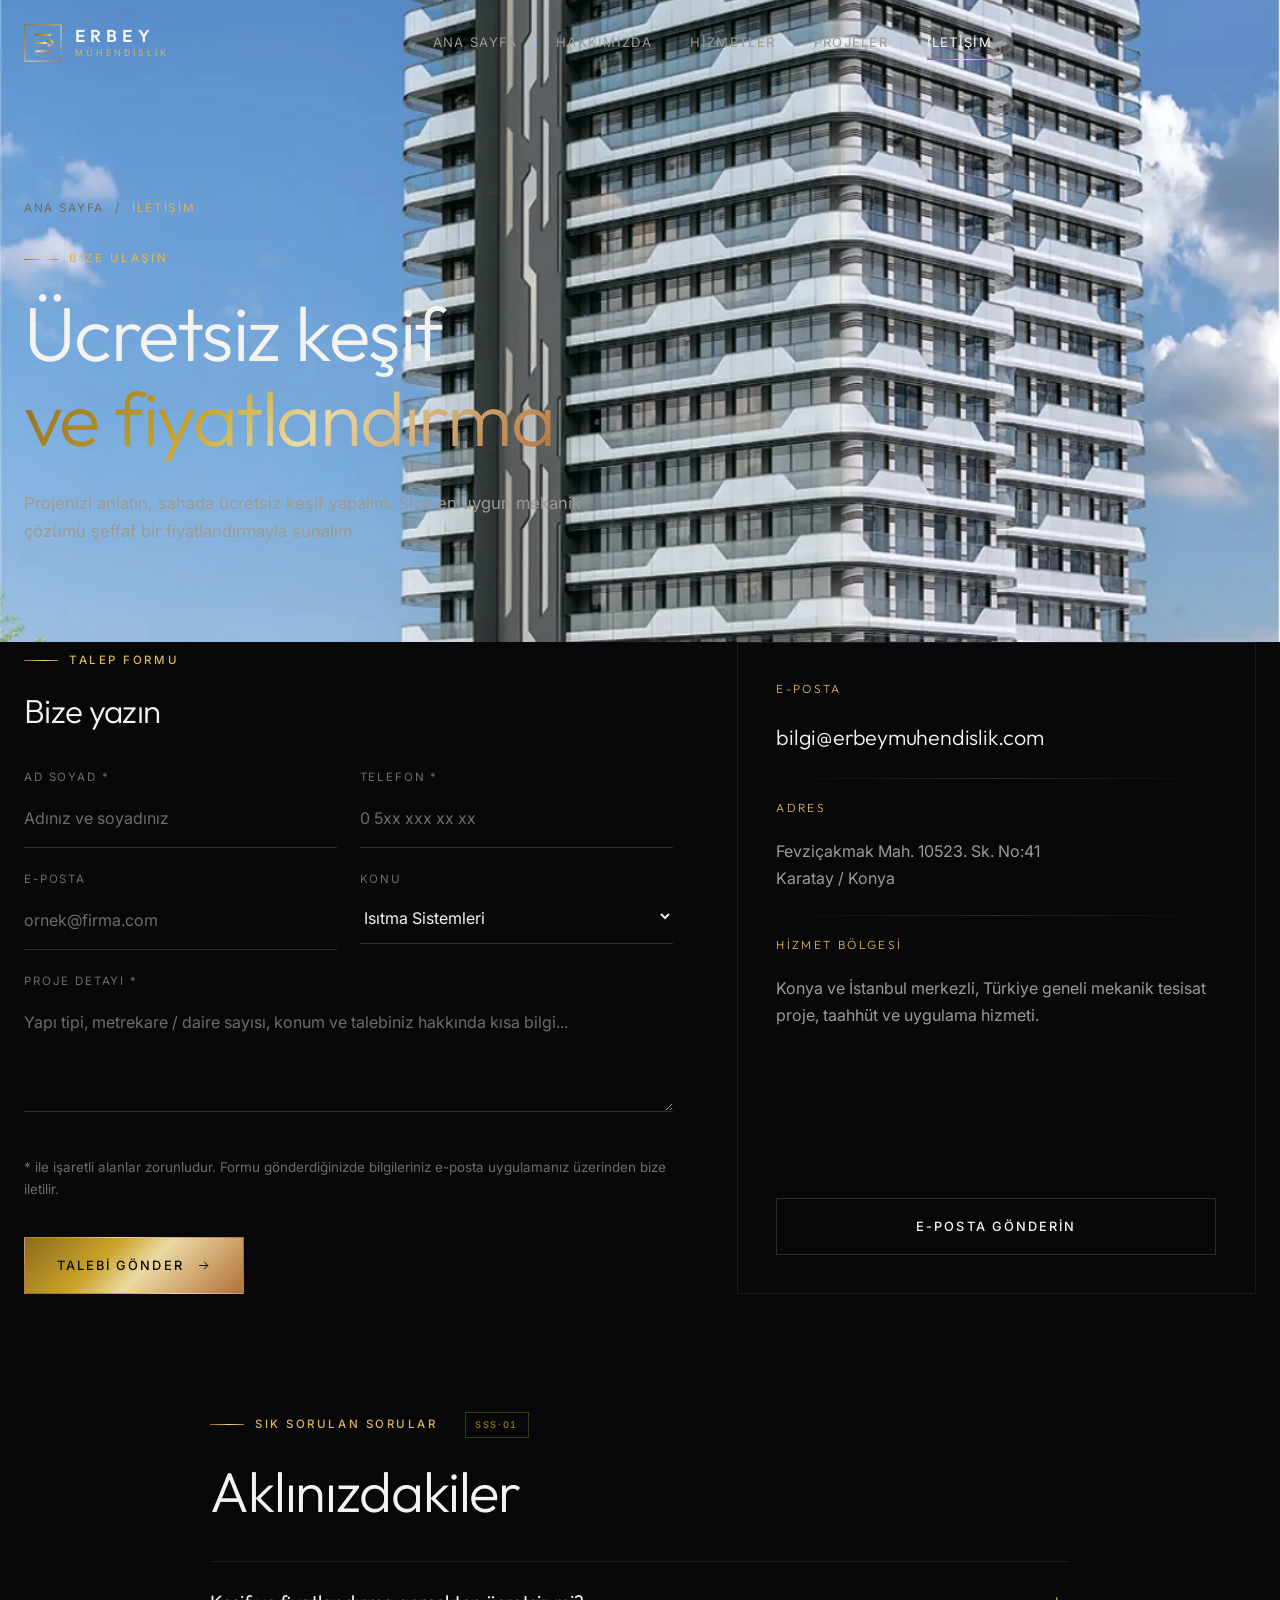
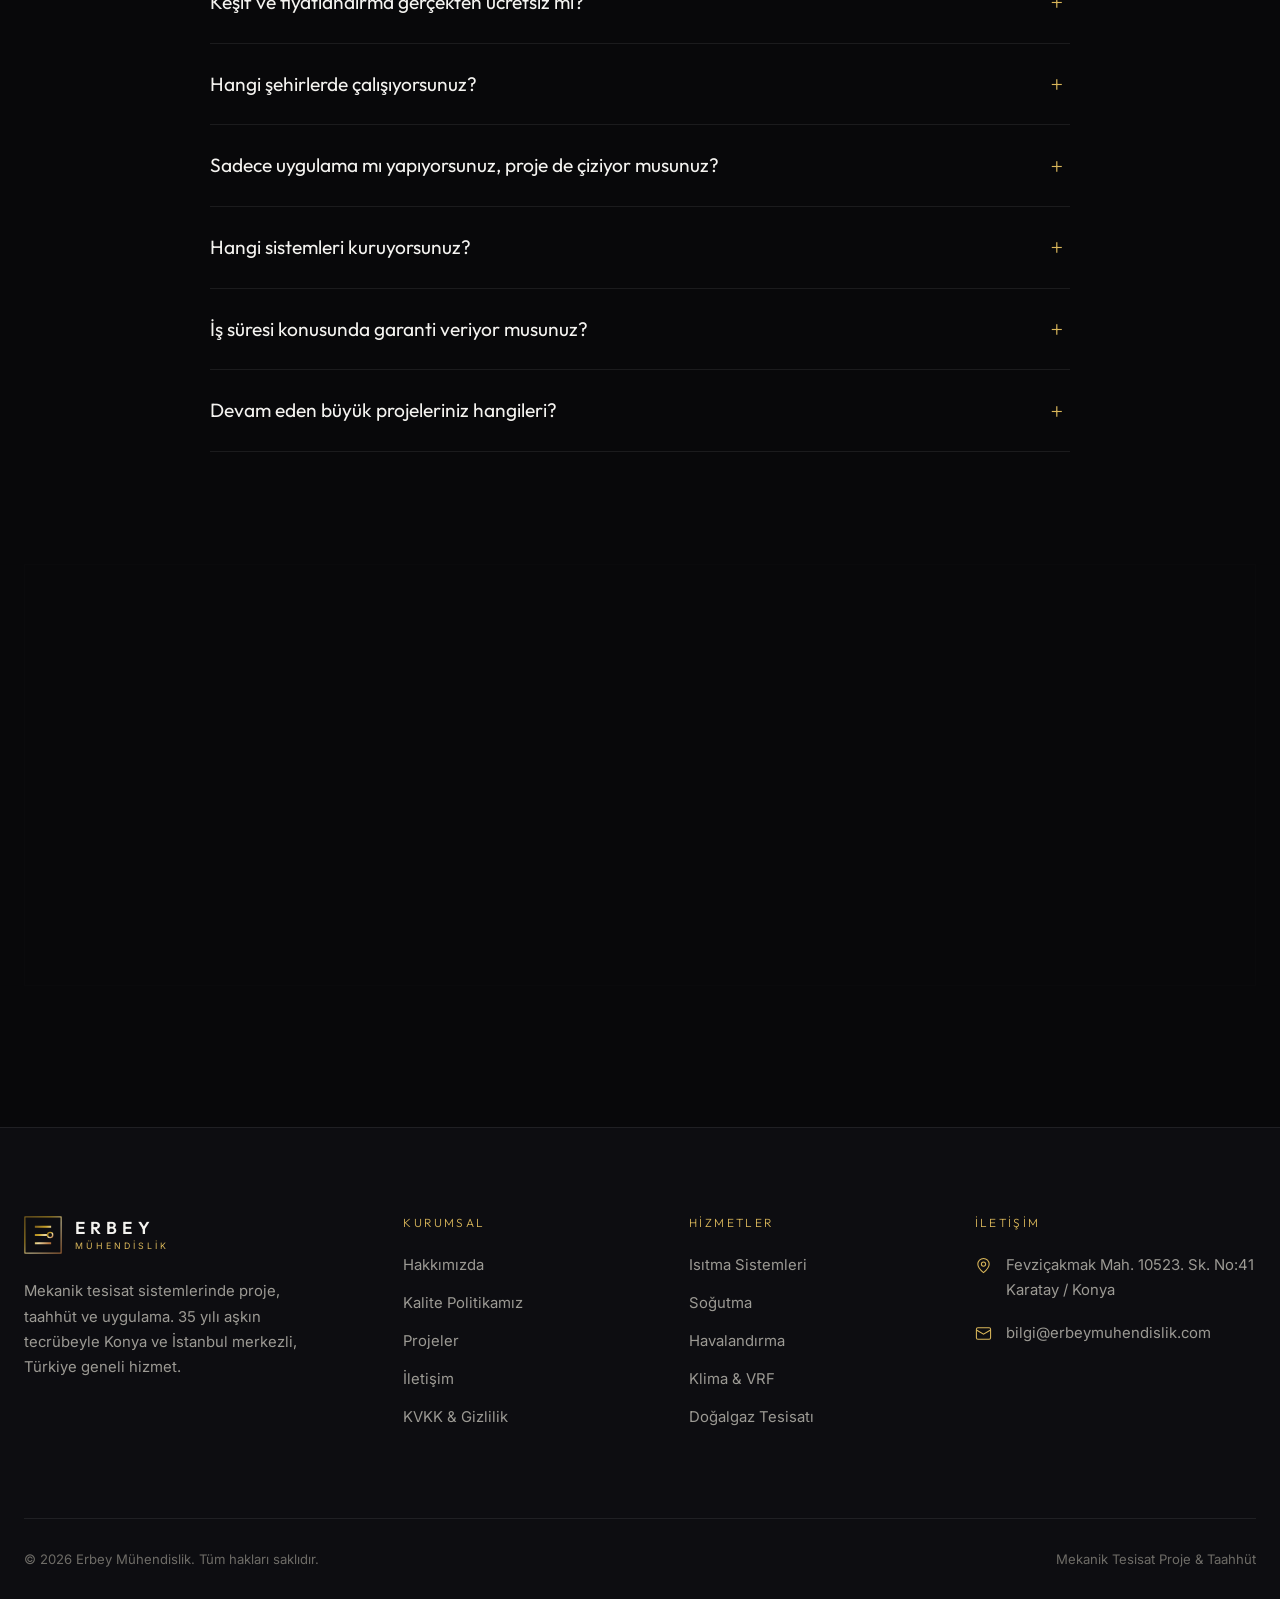
<file: iletisim.html>
<!DOCTYPE html>
<html lang="tr">
<head>
<meta charset="utf-8">
<meta name="viewport" content="width=device-width, initial-scale=1">
<title>İletişim — Erbey Mühendislik</title>
<meta name="description" content="Erbey Mühendislik iletişim: Fevziçakmak Mah. 10523. Sk. No:41 Karatay / Konya. Ücretsiz keşif ve fiyatlandırma için bize ulaşın.">
<meta name="theme-color" content="#08080A">
<link rel="canonical" href="https://erbeymuhendislik.com/iletisim.html">
<meta property="og:url" content="https://erbeymuhendislik.com/iletisim.html">
<meta property="og:type" content="website">
<meta property="og:title" content="İletişim — Erbey Mühendislik">
<meta property="og:description" content="Ücretsiz keşif ve fiyatlandırma için bize ulaşın.">
<meta property="og:image" content="https://erbeymuhendislik.com/assets/img/projeler/empire-avcilar-istanbul-800.jpg">
<meta name="twitter:card" content="summary_large_image">

<link rel="icon" href="assets/img/favicon.svg" type="image/svg+xml">
<link rel="icon" type="image/png" sizes="32x32" href="assets/img/favicon-32.png">
<link rel="apple-touch-icon" href="assets/img/apple-touch-icon.png">
<link rel="preconnect" href="https://fonts.googleapis.com">
<link rel="preconnect" href="https://fonts.gstatic.com" crossorigin>
<link href="https://fonts.googleapis.com/css2?family=Inter:wght@300;400;500&family=Outfit:wght@200;300;400;500;600&display=swap" rel="stylesheet">
<link rel="stylesheet" href="assets/css/style.css?v=20260801">
<style>
  .contact-grid { display: grid; grid-template-columns: 1.25fr 1fr; gap: clamp(2rem, 5vw, 4rem); align-items: start; }
  .big-link {
    display: block; font-family: 'Outfit', sans-serif; font-weight: 300;
    font-size: clamp(1.5rem, 3vw, 2.1rem); letter-spacing: -.01em; transition: color .35s;
  }
  .big-link:hover { color: var(--gold-soft); }
  @media (max-width: 900px) { .contact-grid { grid-template-columns: 1fr; } }
</style>
<script type="application/ld+json">
{
 "@context": "https://schema.org",
 "@type": "FAQPage",
 "mainEntity": [
  {
   "@type": "Question",
   "name": "Keşif ve fiyatlandırma gerçekten ücretsiz mi?",
   "acceptedAnswer": {
    "@type": "Answer",
    "text": "Evet. Projenizi yerinde inceliyor, ihtiyacı çıkarıyor ve kalem kalem fiyatlandırıyoruz. Keşif için herhangi bir ücret talep etmiyoruz, teklifimiz sizi bir yükümlülük altına sokmaz."
   }
  },
  {
   "@type": "Question",
   "name": "Hangi şehirlerde çalışıyorsunuz?",
   "acceptedAnswer": {
    "@type": "Answer",
    "text": "Merkezlerimiz Konya ve İstanbul'da; projelerimiz Türkiye genelinde. Elbistan'dan Bakü'ye kadar farklı şehirlerde iş teslim ettik — proje ölçeği uygunsa şehir bizim için engel değil."
   }
  },
  {
   "@type": "Question",
   "name": "Sadece uygulama mı yapıyorsunuz, proje de çiziyor musunuz?",
   "acceptedAnswer": {
    "@type": "Answer",
    "text": "Her ikisi de. Mekanik tesisat projelendirmesini kendi bünyemizde yapıyor, onaylı projeyle uygulamayı tek elden yürütüyoruz. Hazır projesi olan işlerde yalnızca taahhüt ve uygulama da üstleniyoruz."
   }
  },
  {
   "@type": "Question",
   "name": "Hangi sistemleri kuruyorsunuz?",
   "acceptedAnswer": {
    "@type": "Answer",
    "text": "Isıtma (kazan daireleri, yerden ısıtma, radyant), soğutma ve chiller, havalandırma, VRF/klima, sıhhi tesisat, doğalgaz, yangın tesisatı, güneş enerjisi ve elektro-mekanik işler — dokuz uzmanlık alanı."
   }
  },
  {
   "@type": "Question",
   "name": "İş süresi konusunda garanti veriyor musunuz?",
   "acceptedAnswer": {
    "@type": "Answer",
    "text": "Sözleşmede tarih neyse teslim o tarihte olur; 35 yıldır prensibimiz bu. Anlaştığımız gün şantiyeye girer, iş bitene kadar kesintisiz çalışırız."
   }
  },
  {
   "@type": "Question",
   "name": "Devam eden büyük projeleriniz hangileri?",
   "acceptedAnswer": {
    "@type": "Answer",
    "text": "Tat Yapı Nazende Evleri, Nef Meram Villaları, Elbistan Emlak Konut Çarşı (Serra Holding), Vega Kanyon (AKF Grup) ve Anatolia projelerinde mekanik tesisat işleri hâlen sürüyor."
   }
  }
 ]
}
</script>
</head>
<body>

<div class="pre" aria-hidden="true">
  <div class="pre__in">
    <img class="pre__mark" src="assets/img/logo.svg" alt="">
    <div class="pre__bar"><i></i></div>
    <div class="pre__txt">Erbey Mühendislik</div>
  </div>
</div>
<div class="progress" aria-hidden="true"></div>

<header class="hdr">
  <div class="hdr__in">
    <a class="logo" href="index.html" aria-label="Erbey Mühendislik ana sayfa">
      <img class="logo__mark" src="assets/img/logo.svg" alt="">
      <span class="logo__txt">
        <span class="logo__name">ERBEY</span>
        <span class="logo__sub">Mühendislik</span>
      </span>
    </a>
    <nav class="nav" aria-label="Ana menü">
      <a class="nav__link" href="index.html">Ana Sayfa</a>
      <a class="nav__link" href="hakkimizda.html">Hakkımızda</a>
      <a class="nav__link" href="hizmetler.html">Hizmetler</a>
      <a class="nav__link" href="projeler.html">Projeler</a>
      <a class="nav__link is-active" href="iletisim.html">İletişim</a>
    </nav>
    <div class="hdr__cta">
      <button class="burger" aria-label="Menüyü aç" aria-expanded="false"><span></span><span></span><span></span></button>
    </div>
  </div>
</header>

<div class="mmenu">
  <nav class="mmenu__list" aria-label="Mobil menü">
    <a class="mmenu__link" href="index.html">Ana Sayfa</a>
    <a class="mmenu__link" href="hakkimizda.html">Hakkımızda</a>
    <a class="mmenu__link" href="hizmetler.html">Hizmetler</a>
    <a class="mmenu__link" href="projeler.html">Projeler</a>
    <a class="mmenu__link" href="iletisim.html">İletişim</a>
  </nav>
  <div class="mmenu__foot">
    Fevziçakmak Mah. 10523. Sk. No:41 · Karatay / Konya
    <a href="mailto:bilgi@erbeymuhendislik.com">bilgi@erbeymuhendislik.com</a>
  </div>
</div>

<main>

<section class="phead">
  <div class="phead__bg">
    <picture>
      <source srcset="assets/img/projeler/empire-avcilar-istanbul.webp" type="image/webp">
      <img src="assets/img/projeler/empire-avcilar-istanbul.jpg" alt="">
    </picture>
  </div>
  <div class="shell">
    <nav class="crumb" aria-label="Konum"><a href="index.html">Ana Sayfa</a> / <span>İletişim</span></nav>
    <span class="eyebrow">Bize Ulaşın</span>
    <h1 class="h-xl">Ücretsiz keşif<br><span class="gold-text">ve fiyatlandırma</span></h1>
    <p class="lede" style="margin-top:1.8rem">
      Projenizi anlatın, sahada ücretsiz keşif yapalım. Size en uygun mekanik çözümü
      şeffaf bir fiyatlandırmayla sunalım.
    </p>
  </div>
</section>

<section style="padding-bottom:clamp(4rem,9vw,7rem)">
  <div class="shell contact-grid">

    <!-- Form -->
    <div data-rv="left">
      <span class="eyebrow">Talep Formu</span>
      <h2 class="h-md" style="margin-bottom:2.4rem">Bize yazın</h2>

      <form class="form" data-form="bilgi@erbeymuhendislik.com">
        <div class="form__row">
          <div class="field">
            <label for="ad">Ad Soyad *</label>
            <input id="ad" name="ad" type="text" required placeholder="Adınız ve soyadınız">
          </div>
          <div class="field">
            <label for="tel">Telefon *</label>
            <input id="tel" name="tel" type="tel" required placeholder="0 5xx xxx xx xx">
          </div>
        </div>

        <div class="form__row">
          <div class="field">
            <label for="email">E-posta</label>
            <input id="email" name="email" type="email" placeholder="ornek@firma.com">
          </div>
          <div class="field">
            <label for="konu">Konu</label>
            <select id="konu" name="konu">
              <option>Isıtma Sistemleri</option>
              <option>Soğutma</option>
              <option>Havalandırma</option>
              <option>Klima &amp; VRF</option>
              <option>Sıhhi Tesisat</option>
              <option>Doğalgaz Tesisatı</option>
              <option>Yangın Tesisatı</option>
              <option>Güneş Enerjisi</option>
              <option>Elektro Mekanik</option>
              <option>Diğer</option>
            </select>
          </div>
        </div>

        <div class="field">
          <label for="mesaj">Proje Detayı *</label>
          <textarea id="mesaj" name="mesaj" required placeholder="Yapı tipi, metrekare / daire sayısı, konum ve talebiniz hakkında kısa bilgi..."></textarea>
        </div>

        <div class="form__msg">
          E-posta uygulamanız açılıyor. Açılmazsa mesajınızı doğrudan
          <a href="mailto:bilgi@erbeymuhendislik.com" style="color:var(--gold-soft)">bilgi@erbeymuhendislik.com</a>
          adresine iletebilirsiniz.
        </div>

        <p class="form__note">
          * ile işaretli alanlar zorunludur. Formu gönderdiğinizde bilgileriniz
          e-posta uygulamanız üzerinden bize iletilir.
        </p>

        <div>
          <button class="btn btn--gold" type="submit">
            Talebi Gönder
            <svg viewBox="0 0 24 24" fill="none" stroke="currentColor" stroke-width="1.6"><path d="M5 12h14M13 6l6 6-6 6"/></svg>
          </button>
        </div>
      </form>
    </div>

    <!-- Bilgi kartı -->
    <div class="info-card" data-rv="right" data-rvd=".1">
      <div>
        <h3 class="ftr__h">E-posta</h3>
        <a class="big-link" href="mailto:bilgi@erbeymuhendislik.com" style="font-size:clamp(1.05rem,2vw,1.35rem)">
          bilgi@erbeymuhendislik.com
        </a>
      </div>
      <hr class="rule">
      <div>
        <h3 class="ftr__h">Adres</h3>
        <p style="margin:0;color:var(--muted)">
          Fevziçakmak Mah. 10523. Sk. No:41<br>Karatay / Konya
        </p>
      </div>
      <hr class="rule">
      <div>
        <h3 class="ftr__h">Hizmet Bölgesi</h3>
        <p style="margin:0;color:var(--muted)">
          Konya ve İstanbul merkezli, Türkiye geneli mekanik tesisat
          proje, taahhüt ve uygulama hizmeti.
        </p>
      </div>
      <div style="margin-top:auto;padding-top:.6rem">
        <a class="btn" href="mailto:bilgi@erbeymuhendislik.com" style="width:100%;justify-content:center">E-posta Gönderin</a>
      </div>
    </div>

  </div>
</section>

<!-- SSS -->
<section style="padding-bottom:clamp(4rem,9vw,7rem)">
  <div class="shell" style="max-width:860px">
    <div data-rv>
      <span class="eyebrow" data-plate="SSS·01">Sık Sorulan Sorular</span>
      <h2 class="h-lg" style="margin-bottom:2.4rem">Aklınızdakiler</h2>
    </div>
    <div class="faq" data-rv data-rvd=".08">
      <details class="faq__item">
        <summary>Keşif ve fiyatlandırma gerçekten ücretsiz mi?</summary>
        <p>Evet. Projenizi yerinde inceliyor, ihtiyacı çıkarıyor ve kalem kalem
        fiyatlandırıyoruz. Keşif için herhangi bir ücret talep etmiyoruz,
        teklifimiz sizi bir yükümlülük altına sokmaz.</p>
      </details>
      <details class="faq__item">
        <summary>Hangi şehirlerde çalışıyorsunuz?</summary>
        <p>Merkezlerimiz Konya ve İstanbul'da; projelerimiz Türkiye genelinde.
        Elbistan'dan Bakü'ye kadar farklı şehirlerde iş teslim ettik —
        proje ölçeği uygunsa şehir bizim için engel değil.</p>
      </details>
      <details class="faq__item">
        <summary>Sadece uygulama mı yapıyorsunuz, proje de çiziyor musunuz?</summary>
        <p>Her ikisi de. Mekanik tesisat projelendirmesini kendi bünyemizde yapıyor,
        onaylı projeyle uygulamayı tek elden yürütüyoruz. Hazır projesi olan
        işlerde yalnızca taahhüt ve uygulama da üstleniyoruz.</p>
      </details>
      <details class="faq__item">
        <summary>Hangi sistemleri kuruyorsunuz?</summary>
        <p>Isıtma (kazan daireleri, yerden ısıtma, radyant), soğutma ve chiller,
        havalandırma, VRF/klima, sıhhi tesisat, doğalgaz, yangın tesisatı,
        güneş enerjisi ve elektro-mekanik işler — dokuz uzmanlık alanı.</p>
      </details>
      <details class="faq__item">
        <summary>İş süresi konusunda garanti veriyor musunuz?</summary>
        <p>Sözleşmede tarih neyse teslim o tarihte olur; 35 yıldır prensibimiz bu.
        Anlaştığımız gün şantiyeye girer, iş bitene kadar kesintisiz çalışırız.</p>
      </details>
      <details class="faq__item">
        <summary>Devam eden büyük projeleriniz hangileri?</summary>
        <p>Tat Yapı Nazende Evleri, Nef Meram Villaları, Elbistan Emlak Konut Çarşı
        (Serra Holding), Vega Kanyon (AKF Grup) ve Anatolia projelerinde
        mekanik tesisat işleri hâlen sürüyor.</p>
      </details>
    </div>
  </div>
</section>

<!-- Harita -->
<section style="padding-bottom:clamp(5rem,11vw,9rem)">
  <div class="shell" data-rv="fade">
    <div class="map-wrap">
      <iframe
        title="Erbey Mühendislik konum haritası"
        src="https://www.google.com/maps?q=Fevzi%C3%A7akmak%20Mah.%2010523.%20Sk.%20No%3A41%20Karatay%20Konya&output=embed"
        loading="lazy" referrerpolicy="no-referrer-when-downgrade" allowfullscreen></iframe>
    </div>
  </div>
</section>

</main>

<footer class="ftr">
  <div class="shell ftr__top">
    <div>
      <a class="logo" href="index.html">
        <img class="logo__mark" src="assets/img/logo.svg" alt="">
        <span class="logo__txt">
          <span class="logo__name">ERBEY</span>
          <span class="logo__sub">Mühendislik</span>
        </span>
      </a>
      <p class="ftr__about">
        Mekanik tesisat sistemlerinde proje, taahhüt ve uygulama.
        35 yılı aşkın tecrübeyle Konya ve İstanbul merkezli, Türkiye geneli hizmet.
      </p>
    </div>
    <div>
      <h4 class="ftr__h">Kurumsal</h4>
      <ul class="ftr__list">
        <li><a href="hakkimizda.html">Hakkımızda</a></li>
        <li><a href="hakkimizda.html#kalite">Kalite Politikamız</a></li>
        <li><a href="projeler.html">Projeler</a></li>
        <li><a href="iletisim.html">İletişim</a></li>
        <li><a href="kvkk.html">KVKK &amp; Gizlilik</a></li>
      </ul>
    </div>
    <div>
      <h4 class="ftr__h">Hizmetler</h4>
      <ul class="ftr__list">
        <li><a href="hizmetler.html#isitma">Isıtma Sistemleri</a></li>
        <li><a href="hizmetler.html#sogutma">Soğutma</a></li>
        <li><a href="hizmetler.html#havalandirma">Havalandırma</a></li>
        <li><a href="hizmetler.html#klima">Klima &amp; VRF</a></li>
        <li><a href="hizmetler.html#dogalgaz">Doğalgaz Tesisatı</a></li>
      </ul>
    </div>
    <div>
      <h4 class="ftr__h">İletişim</h4>
      <div class="ftr__contact">
        <div class="ftr__item">
          <svg viewBox="0 0 24 24" fill="none" stroke="currentColor" stroke-width="1.5"><path d="M20 10c0 6-8 12-8 12s-8-6-8-12a8 8 0 0 1 16 0Z"/><circle cx="12" cy="10" r="3"/></svg>
          <span>Fevziçakmak Mah. 10523. Sk. No:41<br>Karatay / Konya</span>
        </div>
        <div class="ftr__item">
          <svg viewBox="0 0 24 24" fill="none" stroke="currentColor" stroke-width="1.5"><rect x="2" y="4" width="20" height="16" rx="2"/><path d="m2 7 10 6 10-6"/></svg>
          <a href="mailto:bilgi@erbeymuhendislik.com">bilgi@erbeymuhendislik.com</a>
        </div>
      </div>
    </div>
  </div>
  <div class="shell ftr__bot">
    <span>© <span data-year>2026</span> Erbey Mühendislik. Tüm hakları saklıdır.</span>
    <span>Mekanik Tesisat Proje &amp; Taahhüt</span>
  </div>
</footer>

<button class="totop" aria-label="Yukarı çık">
  <svg viewBox="0 0 24 24" fill="none" stroke="currentColor" stroke-width="1.6"><path d="M12 19V5M5 12l7-7 7 7"/></svg>
</button>

<script src="assets/js/projects.js?v=20260801"></script>
<script src="assets/js/main.js?v=20260801"></script>
</body>
</html>
</file>
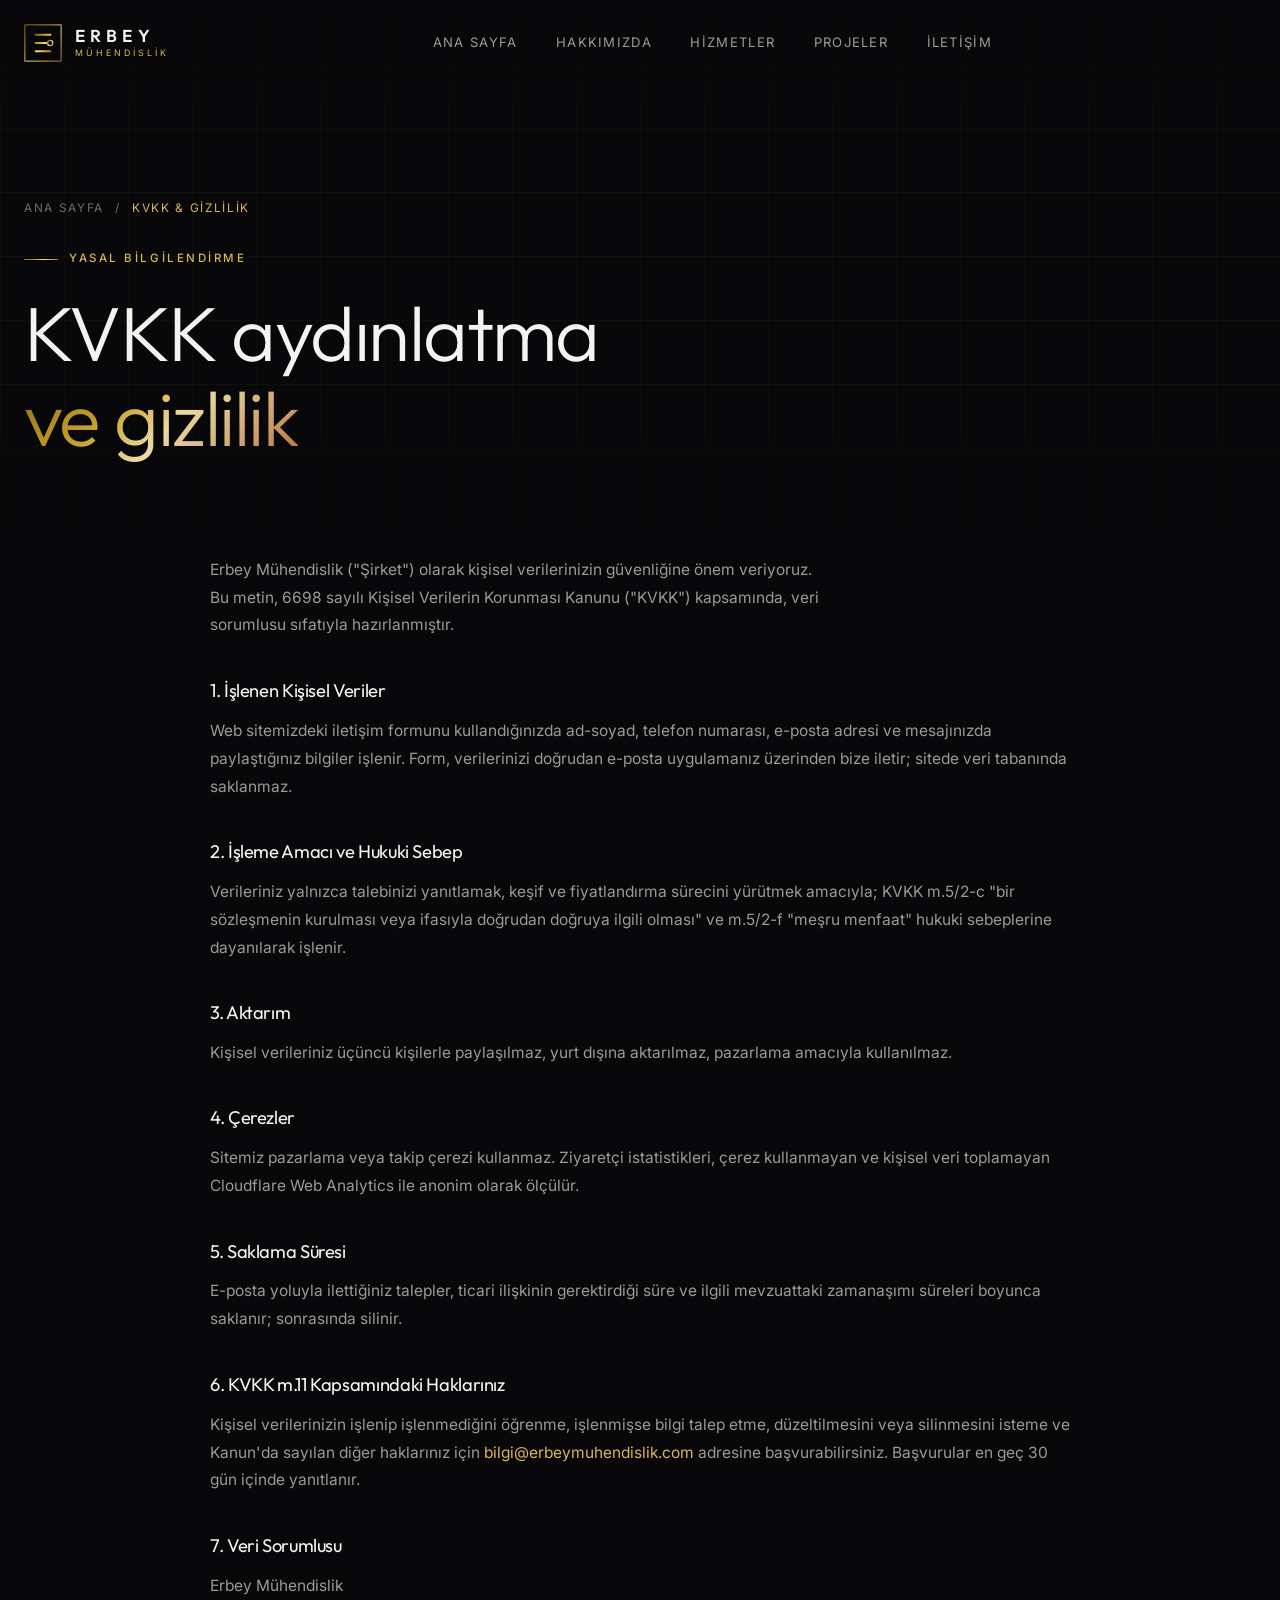
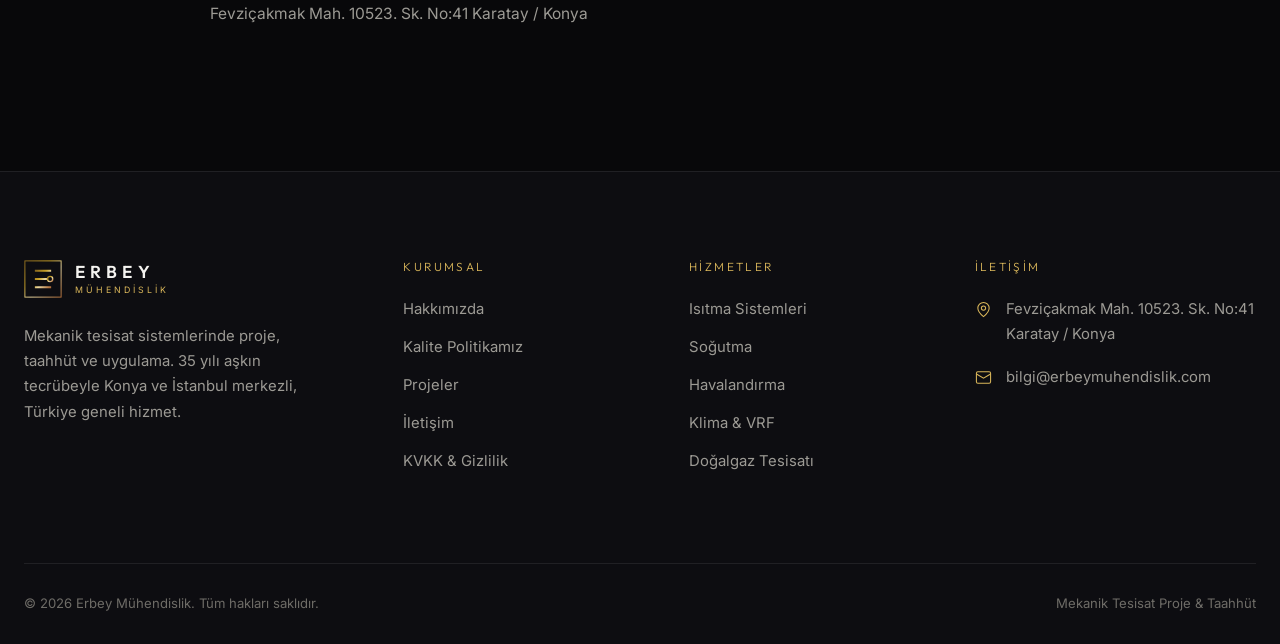
<file: kvkk.html>
<!DOCTYPE html>
<html lang="tr">
<head>
<meta charset="utf-8">
<meta name="viewport" content="width=device-width, initial-scale=1">
<title>KVKK &amp; Gizlilik — Erbey Mühendislik</title>
<meta name="description" content="Erbey Mühendislik KVKK aydınlatma metni ve gizlilik politikası.">
<meta name="robots" content="noindex, follow">
<meta name="theme-color" content="#08080A">
<link rel="canonical" href="https://erbeymuhendislik.com/kvkk.html">
<link rel="icon" href="assets/img/favicon.svg" type="image/svg+xml">
<link rel="icon" type="image/png" sizes="32x32" href="assets/img/favicon-32.png">
<link rel="apple-touch-icon" href="assets/img/apple-touch-icon.png">
<link rel="preconnect" href="https://fonts.googleapis.com">
<link rel="preconnect" href="https://fonts.gstatic.com" crossorigin>
<link href="https://fonts.googleapis.com/css2?family=Inter:wght@300;400;500&family=Outfit:wght@200;300;400;500;600&display=swap" rel="stylesheet">
<link rel="stylesheet" href="assets/css/style.css?v=20260801">
<style>
  .legal h2 { font-size:1.15rem; font-weight:400; margin:2.6rem 0 .8rem; color:var(--text); }
  .legal p { color:var(--muted); line-height:1.8; font-size:.97rem; }
</style>
</head>
<body>

<div class="pre" aria-hidden="true">
  <div class="pre__in">
    <img class="pre__mark" src="assets/img/logo.svg" alt="">
    <div class="pre__bar"><i></i></div>
    <div class="pre__txt">Erbey Mühendislik</div>
  </div>
</div>

<div class="progress" aria-hidden="true"></div>

<header class="hdr">
  <div class="hdr__in">
    <a class="logo" href="index.html" aria-label="Erbey Mühendislik ana sayfa">
      <img class="logo__mark" src="assets/img/logo.svg" alt="">
      <span class="logo__txt">
        <span class="logo__name">ERBEY</span>
        <span class="logo__sub">Mühendislik</span>
      </span>
    </a>
    <nav class="nav" aria-label="Ana menü">
      <a class="nav__link" href="index.html">Ana Sayfa</a>
      <a class="nav__link" href="hakkimizda.html">Hakkımızda</a>
      <a class="nav__link" href="hizmetler.html">Hizmetler</a>
      <a class="nav__link" href="projeler.html">Projeler</a>
      <a class="nav__link" href="iletisim.html">İletişim</a>
    </nav>
    <div class="hdr__cta">
      <button class="burger" aria-label="Menüyü aç" aria-expanded="false">
        <span></span><span></span><span></span>
      </button>
    </div>
  </div>
</header>

<div class="mmenu">
  <nav class="mmenu__list" aria-label="Mobil menü">
    <a class="mmenu__link" href="index.html">Ana Sayfa</a>
    <a class="mmenu__link" href="hakkimizda.html">Hakkımızda</a>
    <a class="mmenu__link" href="hizmetler.html">Hizmetler</a>
    <a class="mmenu__link" href="projeler.html">Projeler</a>
    <a class="mmenu__link" href="iletisim.html">İletişim</a>
  </nav>
  <div class="mmenu__foot">
    Fevziçakmak Mah. 10523. Sk. No:41 · Karatay / Konya
    <a href="mailto:bilgi@erbeymuhendislik.com">bilgi@erbeymuhendislik.com</a>
  </div>
</div>

<main>

<section class="phead" style="min-height:44vh">
  <div class="shell">
    <nav class="crumb" aria-label="Konum"><a href="index.html">Ana Sayfa</a> / <span>KVKK &amp; Gizlilik</span></nav>
    <span class="eyebrow">Yasal Bilgilendirme</span>
    <h1 class="h-xl">KVKK aydınlatma<br><span class="gold-text">ve gizlilik</span></h1>
  </div>
</section>

<section style="padding:0 0 clamp(5rem,10vw,8rem)">
  <div class="shell" style="max-width:860px">
    <div class="legal">
      <p class="lede">
        Erbey Mühendislik ("Şirket") olarak kişisel verilerinizin güvenliğine önem veriyoruz.
        Bu metin, 6698 sayılı Kişisel Verilerin Korunması Kanunu ("KVKK") kapsamında,
        veri sorumlusu sıfatıyla hazırlanmıştır.
      </p>

      <h2>1. İşlenen Kişisel Veriler</h2>
      <p>Web sitemizdeki iletişim formunu kullandığınızda ad-soyad, telefon numarası,
      e-posta adresi ve mesajınızda paylaştığınız bilgiler işlenir. Form, verilerinizi
      doğrudan e-posta uygulamanız üzerinden bize iletir; sitede veri tabanında saklanmaz.</p>

      <h2>2. İşleme Amacı ve Hukuki Sebep</h2>
      <p>Verileriniz yalnızca talebinizi yanıtlamak, keşif ve fiyatlandırma sürecini
      yürütmek amacıyla; KVKK m.5/2-c "bir sözleşmenin kurulması veya ifasıyla doğrudan
      doğruya ilgili olması" ve m.5/2-f "meşru menfaat" hukuki sebeplerine dayanılarak işlenir.</p>

      <h2>3. Aktarım</h2>
      <p>Kişisel verileriniz üçüncü kişilerle paylaşılmaz, yurt dışına aktarılmaz,
      pazarlama amacıyla kullanılmaz.</p>

      <h2>4. Çerezler</h2>
      <p>Sitemiz pazarlama veya takip çerezi kullanmaz. Ziyaretçi istatistikleri,
      çerez kullanmayan ve kişisel veri toplamayan Cloudflare Web Analytics ile
      anonim olarak ölçülür.</p>

      <h2>5. Saklama Süresi</h2>
      <p>E-posta yoluyla ilettiğiniz talepler, ticari ilişkinin gerektirdiği süre ve
      ilgili mevzuattaki zamanaşımı süreleri boyunca saklanır; sonrasında silinir.</p>

      <h2>6. KVKK m.11 Kapsamındaki Haklarınız</h2>
      <p>Kişisel verilerinizin işlenip işlenmediğini öğrenme, işlenmişse bilgi talep etme,
      düzeltilmesini veya silinmesini isteme ve Kanun'da sayılan diğer haklarınız için
      <a href="mailto:bilgi@erbeymuhendislik.com" style="color:var(--gold-soft)">bilgi@erbeymuhendislik.com</a>
      adresine başvurabilirsiniz. Başvurular en geç 30 gün içinde yanıtlanır.</p>

      <h2>7. Veri Sorumlusu</h2>
      <p>Erbey Mühendislik<br>Fevziçakmak Mah. 10523. Sk. No:41 Karatay / Konya</p>
    </div>
  </div>
</section>

</main>

<footer class="ftr">
  <div class="shell ftr__top">
    <div>
      <a class="logo" href="index.html">
        <img class="logo__mark" src="assets/img/logo.svg" alt="">
        <span class="logo__txt">
          <span class="logo__name">ERBEY</span>
          <span class="logo__sub">Mühendislik</span>
        </span>
      </a>
      <p class="ftr__about">
        Mekanik tesisat sistemlerinde proje, taahhüt ve uygulama.
        35 yılı aşkın tecrübeyle Konya ve İstanbul merkezli, Türkiye geneli hizmet.
      </p>
    </div>
    <div>
      <h4 class="ftr__h">Kurumsal</h4>
      <ul class="ftr__list">
        <li><a href="hakkimizda.html">Hakkımızda</a></li>
        <li><a href="hakkimizda.html#kalite">Kalite Politikamız</a></li>
        <li><a href="projeler.html">Projeler</a></li>
        <li><a href="iletisim.html">İletişim</a></li>
        <li><a href="kvkk.html">KVKK &amp; Gizlilik</a></li>
      </ul>
    </div>
    <div>
      <h4 class="ftr__h">Hizmetler</h4>
      <ul class="ftr__list">
        <li><a href="hizmetler.html#isitma">Isıtma Sistemleri</a></li>
        <li><a href="hizmetler.html#sogutma">Soğutma</a></li>
        <li><a href="hizmetler.html#havalandirma">Havalandırma</a></li>
        <li><a href="hizmetler.html#klima">Klima &amp; VRF</a></li>
        <li><a href="hizmetler.html#dogalgaz">Doğalgaz Tesisatı</a></li>
      </ul>
    </div>
    <div>
      <h4 class="ftr__h">İletişim</h4>
      <div class="ftr__contact">
        <div class="ftr__item">
          <svg viewBox="0 0 24 24" fill="none" stroke="currentColor" stroke-width="1.5"><path d="M20 10c0 6-8 12-8 12s-8-6-8-12a8 8 0 0 1 16 0Z"/><circle cx="12" cy="10" r="3"/></svg>
          <span>Fevziçakmak Mah. 10523. Sk. No:41<br>Karatay / Konya</span>
        </div>
        <div class="ftr__item">
          <svg viewBox="0 0 24 24" fill="none" stroke="currentColor" stroke-width="1.5"><rect x="2" y="4" width="20" height="16" rx="2"/><path d="m2 7 10 6 10-6"/></svg>
          <a href="mailto:bilgi@erbeymuhendislik.com">bilgi@erbeymuhendislik.com</a>
        </div>
      </div>
    </div>
  </div>
  <div class="shell ftr__bot">
    <span>© <span data-year>2026</span> Erbey Mühendislik. Tüm hakları saklıdır.</span>
    <span>Mekanik Tesisat Proje &amp; Taahhüt</span>
  </div>
</footer>

<script src="assets/js/projects.js?v=20260801"></script>
<script src="assets/js/main.js?v=20260801"></script>
</body>
</html>
</file>
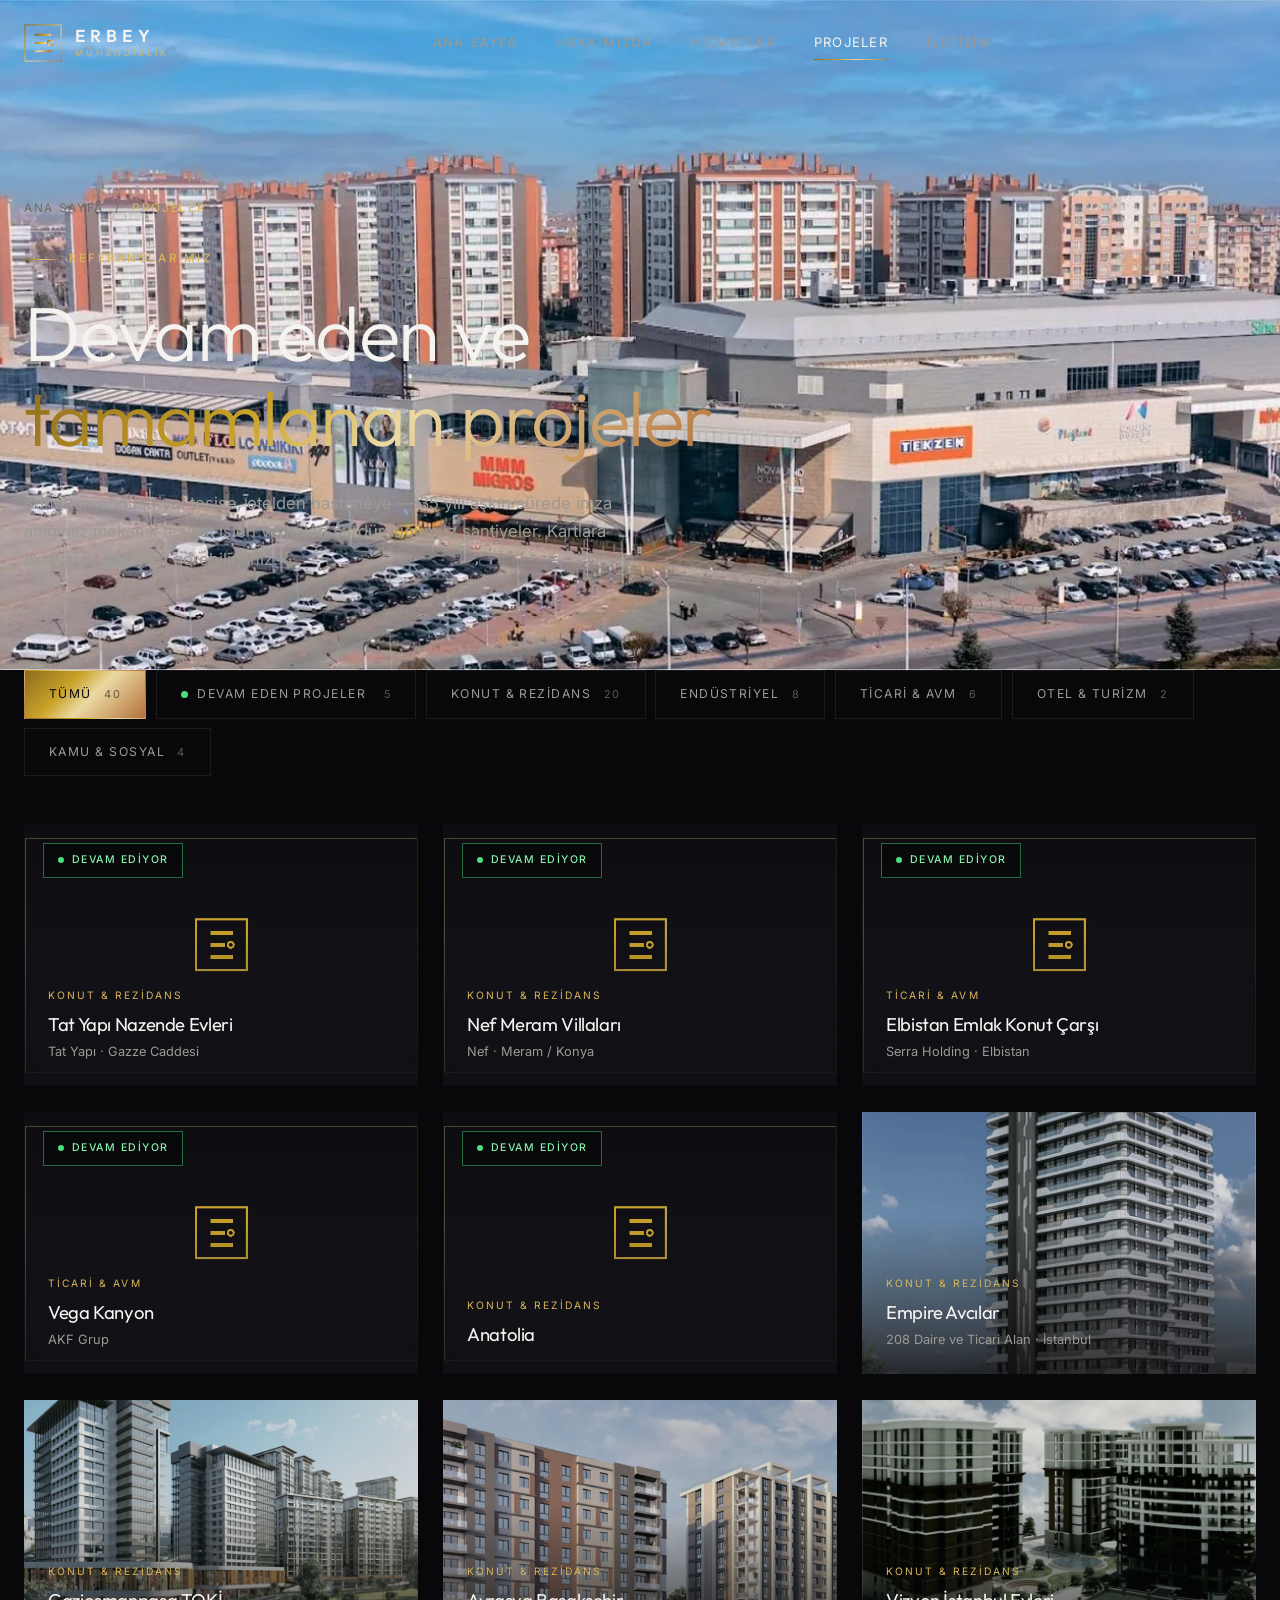
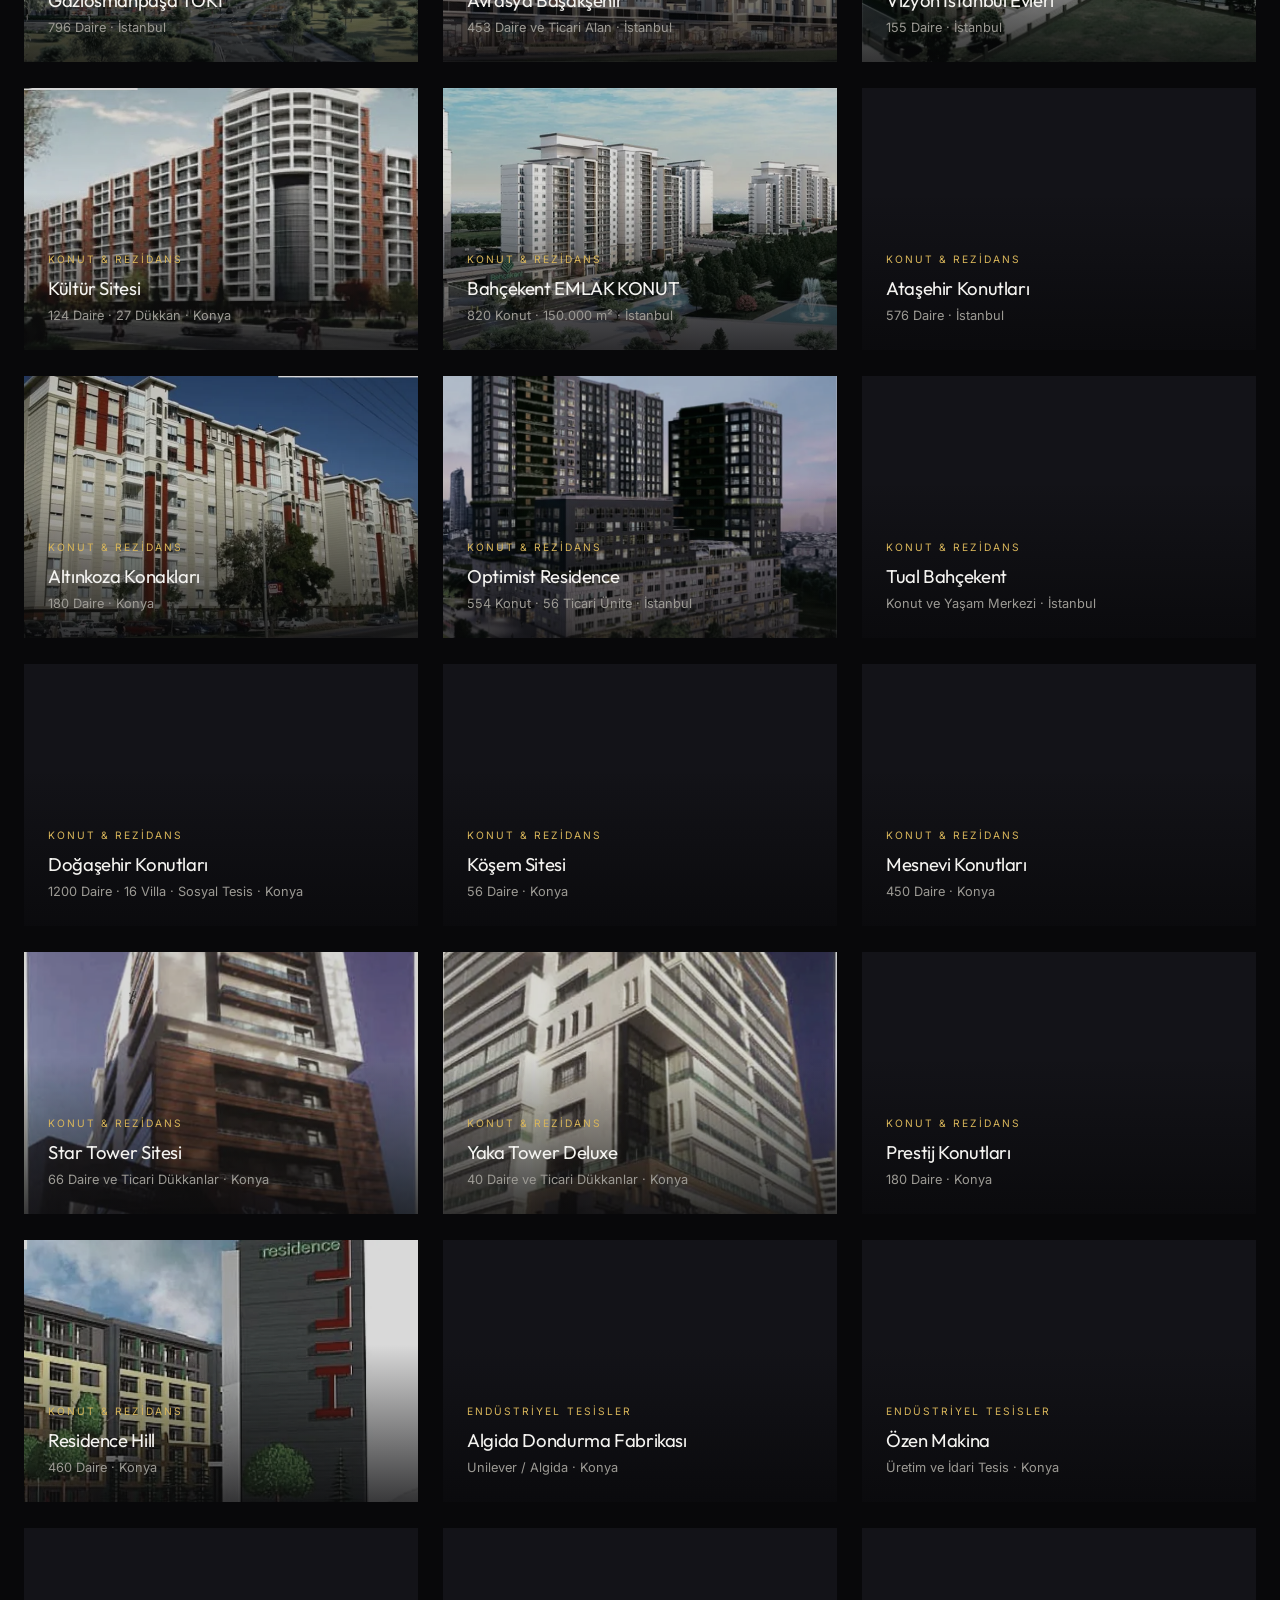
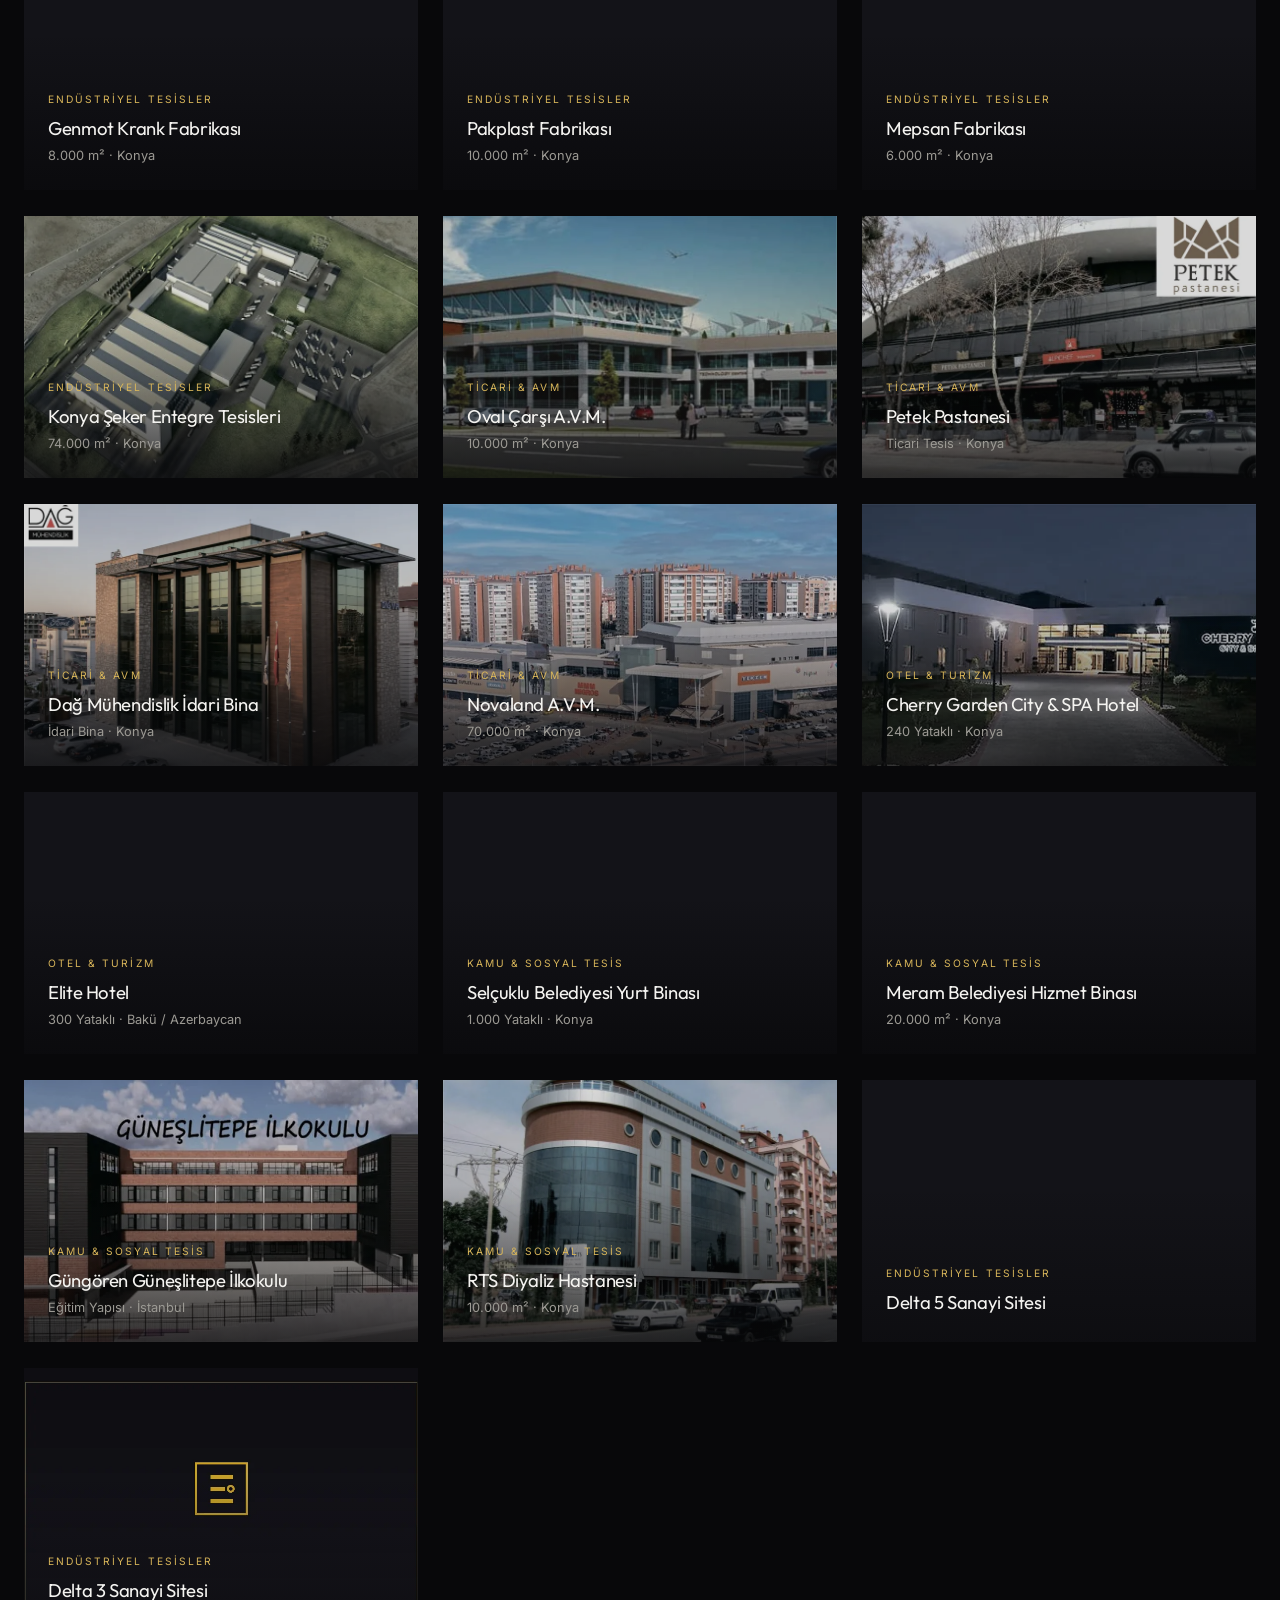
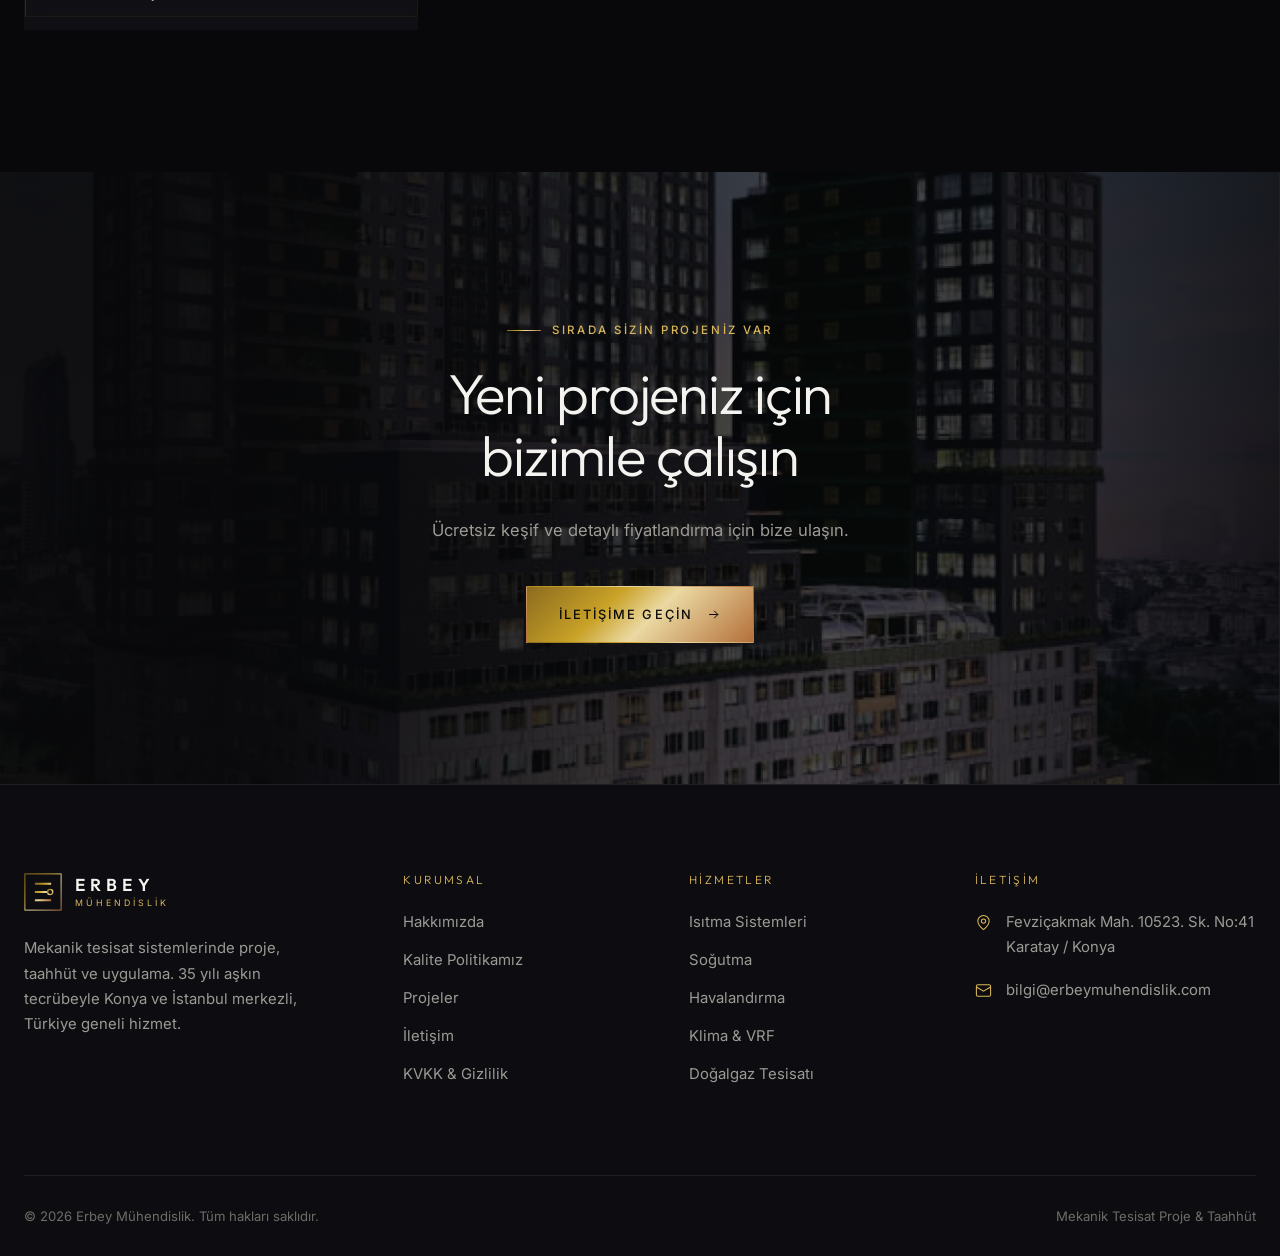
<file: projeler.html>
<!DOCTYPE html>
<html lang="tr">
<head>
<meta charset="utf-8">
<meta name="viewport" content="width=device-width, initial-scale=1">
<title>Projelerimiz — Erbey Mühendislik</title>
<meta name="description" content="Konut, endüstriyel tesis, otel, AVM ve kamu yapılarında tamamladığımız mekanik tesisat projeleri. Emlak Konut, TOKİ, Konya Şeker, Unilever ve daha fazlası.">
<meta name="theme-color" content="#08080A">
<link rel="canonical" href="https://erbeymuhendislik.com/projeler.html">
<meta property="og:url" content="https://erbeymuhendislik.com/projeler.html">
<meta property="og:type" content="website">
<meta property="og:title" content="Projelerimiz — Erbey Mühendislik">
<meta property="og:description" content="100'ü aşkın tamamlanmış mekanik tesisat projesi.">
<meta property="og:image" content="https://erbeymuhendislik.com/assets/img/projeler/cherry-garden-hotel-konya-800.jpg">
<meta name="twitter:card" content="summary_large_image">

<link rel="icon" href="assets/img/favicon.svg" type="image/svg+xml">
<link rel="icon" type="image/png" sizes="32x32" href="assets/img/favicon-32.png">
<link rel="apple-touch-icon" href="assets/img/apple-touch-icon.png">
<link rel="preconnect" href="https://fonts.googleapis.com">
<link rel="preconnect" href="https://fonts.gstatic.com" crossorigin>
<link href="https://fonts.googleapis.com/css2?family=Inter:wght@300;400;500&family=Outfit:wght@200;300;400;500;600&display=swap" rel="stylesheet">
<link rel="stylesheet" href="assets/css/style.css?v=20260801">
</head>
<body>

<div class="pre" aria-hidden="true">
  <div class="pre__in">
    <img class="pre__mark" src="assets/img/logo.svg" alt="">
    <div class="pre__bar"><i></i></div>
    <div class="pre__txt">Erbey Mühendislik</div>
  </div>
</div>

<div class="progress" aria-hidden="true"></div>

<header class="hdr">
  <div class="hdr__in">
    <a class="logo" href="index.html" aria-label="Erbey Mühendislik ana sayfa">
      <img class="logo__mark" src="assets/img/logo.svg" alt="">
      <span class="logo__txt">
        <span class="logo__name">ERBEY</span>
        <span class="logo__sub">Mühendislik</span>
      </span>
    </a>
    <nav class="nav" aria-label="Ana menü">
      <a class="nav__link" href="index.html">Ana Sayfa</a>
      <a class="nav__link" href="hakkimizda.html">Hakkımızda</a>
      <a class="nav__link" href="hizmetler.html">Hizmetler</a>
      <a class="nav__link is-active" href="projeler.html">Projeler</a>
      <a class="nav__link" href="iletisim.html">İletişim</a>
    </nav>
    <div class="hdr__cta">
      <button class="burger" aria-label="Menüyü aç" aria-expanded="false">
        <span></span><span></span><span></span>
      </button>
    </div>
  </div>
</header>

<div class="mmenu">
  <nav class="mmenu__list" aria-label="Mobil menü">
    <a class="mmenu__link" href="index.html">Ana Sayfa</a>
    <a class="mmenu__link" href="hakkimizda.html">Hakkımızda</a>
    <a class="mmenu__link" href="hizmetler.html">Hizmetler</a>
    <a class="mmenu__link" href="projeler.html">Projeler</a>
    <a class="mmenu__link" href="iletisim.html">İletişim</a>
  </nav>
  <div class="mmenu__foot">
    Fevziçakmak Mah. 10523. Sk. No:41 · Karatay / Konya
    <a href="mailto:bilgi@erbeymuhendislik.com">bilgi@erbeymuhendislik.com</a>
  </div>
</div>

<main>

<section class="phead">
  <div class="phead__bg">
    <picture>
      <source srcset="assets/img/projeler/novaland-a-v-m.webp" type="image/webp">
      <img src="assets/img/projeler/novaland-a-v-m.jpg" alt="">
    </picture>
  </div>
  <div class="shell">
    <nav class="crumb" aria-label="Konum">
      <a href="index.html">Ana Sayfa</a> / <span>Projeler</span>
    </nav>
    <span class="eyebrow">Referanslarımız</span>
    <h1 class="h-xl">Devam eden ve<br><span class="gold-text">tamamlanan projeler</span></h1>
    <p class="lede" style="margin-top:1.8rem">
      Konuttan endüstriyel tesise, otelden hastaneye — 35 yılı aşkın sürede imza attığımız
      mekanik tesisat işleri ve hâlen sürdürdüğümüz şantiyeler.
      Kartlara tıklayarak detayları görebilirsiniz.
    </p>
  </div>
</section>

<section style="padding-bottom:clamp(5rem,11vw,9rem)">
  <div class="shell">
    <div class="filters" data-rv="fade" role="group" aria-label="Kategori filtresi">
      <button class="filter is-on" data-filter="all">Tümü <span></span></button>
      <button class="filter filter--live" data-filter="devam"><i></i>Devam Eden Projeler <span></span></button>
      <button class="filter" data-filter="konut">Konut &amp; Rezidans <span></span></button>
      <button class="filter" data-filter="endustriyel">Endüstriyel <span></span></button>
      <button class="filter" data-filter="ticari">Ticari &amp; AVM <span></span></button>
      <button class="filter" data-filter="otel">Otel &amp; Turizm <span></span></button>
      <button class="filter" data-filter="kamu">Kamu &amp; Sosyal <span></span></button>
    </div>

    <div class="grid" data-grid></div>
  </div>
</section>

<!-- CTA -->
<section class="cta pad">
  <div class="cta__bg">
    <picture>
      <source srcset="assets/img/projeler/optimist-residence-istanbul.webp" type="image/webp">
      <img src="assets/img/projeler/optimist-residence-istanbul.jpg" alt="" loading="lazy">
    </picture>
  </div>
  <div class="shell cta__in" data-rv="zoom">
    <span class="eyebrow" style="justify-content:center">Sırada Sizin Projeniz Var</span>
    <h2 class="h-lg">Yeni projeniz için<br>bizimle çalışın</h2>
    <p class="lede" style="margin:1.8rem auto 2.6rem">
      Ücretsiz keşif ve detaylı fiyatlandırma için bize ulaşın.
    </p>
    <a class="btn btn--gold" href="iletisim.html">
      İletişime Geçin
      <svg viewBox="0 0 24 24" fill="none" stroke="currentColor" stroke-width="1.6"><path d="M5 12h14M13 6l6 6-6 6"/></svg>
    </a>
  </div>
</section>

</main>

<!-- Lightbox -->
<div class="lb" role="dialog" aria-modal="true" aria-label="Proje detayı">
  <button class="lb__close" aria-label="Kapat">
    <svg viewBox="0 0 24 24" fill="none" stroke="currentColor" stroke-width="1.6"><path d="M18 6 6 18M6 6l12 12"/></svg>
  </button>
  <button class="lb__nav lb__nav--prev" aria-label="Önceki proje">
    <svg viewBox="0 0 24 24" fill="none" stroke="currentColor" stroke-width="1.6"><path d="M19 12H5M11 18l-6-6 6-6"/></svg>
  </button>
  <button class="lb__nav lb__nav--next" aria-label="Sonraki proje">
    <svg viewBox="0 0 24 24" fill="none" stroke="currentColor" stroke-width="1.6"><path d="M5 12h14M13 6l6 6-6 6"/></svg>
  </button>
  <div class="lb__box"></div>
</div>

<footer class="ftr">
  <div class="shell ftr__top">
    <div>
      <a class="logo" href="index.html">
        <img class="logo__mark" src="assets/img/logo.svg" alt="">
        <span class="logo__txt">
          <span class="logo__name">ERBEY</span>
          <span class="logo__sub">Mühendislik</span>
        </span>
      </a>
      <p class="ftr__about">
        Mekanik tesisat sistemlerinde proje, taahhüt ve uygulama.
        35 yılı aşkın tecrübeyle Konya ve İstanbul merkezli, Türkiye geneli hizmet.
      </p>
    </div>
    <div>
      <h4 class="ftr__h">Kurumsal</h4>
      <ul class="ftr__list">
        <li><a href="hakkimizda.html">Hakkımızda</a></li>
        <li><a href="hakkimizda.html#kalite">Kalite Politikamız</a></li>
        <li><a href="projeler.html">Projeler</a></li>
        <li><a href="iletisim.html">İletişim</a></li>
        <li><a href="kvkk.html">KVKK &amp; Gizlilik</a></li>
      </ul>
    </div>
    <div>
      <h4 class="ftr__h">Hizmetler</h4>
      <ul class="ftr__list">
        <li><a href="hizmetler.html#isitma">Isıtma Sistemleri</a></li>
        <li><a href="hizmetler.html#sogutma">Soğutma</a></li>
        <li><a href="hizmetler.html#havalandirma">Havalandırma</a></li>
        <li><a href="hizmetler.html#klima">Klima &amp; VRF</a></li>
        <li><a href="hizmetler.html#dogalgaz">Doğalgaz Tesisatı</a></li>
      </ul>
    </div>
    <div>
      <h4 class="ftr__h">İletişim</h4>
      <div class="ftr__contact">
        <div class="ftr__item">
          <svg viewBox="0 0 24 24" fill="none" stroke="currentColor" stroke-width="1.5"><path d="M20 10c0 6-8 12-8 12s-8-6-8-12a8 8 0 0 1 16 0Z"/><circle cx="12" cy="10" r="3"/></svg>
          <span>Fevziçakmak Mah. 10523. Sk. No:41<br>Karatay / Konya</span>
        </div>
        <div class="ftr__item">
          <svg viewBox="0 0 24 24" fill="none" stroke="currentColor" stroke-width="1.5"><rect x="2" y="4" width="20" height="16" rx="2"/><path d="m2 7 10 6 10-6"/></svg>
          <a href="mailto:bilgi@erbeymuhendislik.com">bilgi@erbeymuhendislik.com</a>
        </div>
      </div>
    </div>
  </div>
  <div class="shell ftr__bot">
    <span>© <span data-year>2026</span> Erbey Mühendislik. Tüm hakları saklıdır.</span>
    <span>Mekanik Tesisat Proje &amp; Taahhüt</span>
  </div>
</footer>

<button class="totop" aria-label="Yukarı çık">
  <svg viewBox="0 0 24 24" fill="none" stroke="currentColor" stroke-width="1.6"><path d="M12 19V5M5 12l7-7 7 7"/></svg>
</button>

<script src="assets/js/projects.js?v=20260801"></script>
<script src="assets/js/main.js?v=20260801"></script>
</body>
</html>
</file>
<file: assets/css/style.css>
/* ==========================================================================
   ERBEY MÜHENDİSLİK — Ana stil dosyası
   Koyu tema + altın/bakır aksan
   ========================================================================== */

/* --- Değişkenler ------------------------------------------------------- */
:root {
  --ink:        #08080A;
  --ink-1:      #0D0D11;
  --ink-2:      #131318;
  --ink-3:      #1A1A21;
  --line:       rgba(255, 255, 255, .08);
  --line-2:     rgba(255, 255, 255, .14);

  --gold:       #C9A227;
  --gold-soft:  #D9B65A;
  --gold-lite:  #EBD9A3;
  --copper:     #B4703A;

  --text:       #F4F3F0;
  --muted:      #9C9A94;
  --muted-2:    #6E6C67;

  --grad-gold:  linear-gradient(135deg, #8C6B1F 0%, #C9A227 35%, #EBD9A3 55%, #B4703A 100%);

  --shell:      min(1320px, 100% - 3rem);
  --r:          2px;

  --ease:       cubic-bezier(.22, 1, .36, 1);
  --ease-io:    cubic-bezier(.65, 0, .35, 1);

  --hdr-h:      86px;
}

/* --- Reset ------------------------------------------------------------- */
*, *::before, *::after { box-sizing: border-box; }

html {
  scroll-behavior: smooth;
  -webkit-text-size-adjust: 100%;
  overflow-x: clip;
}

body {
  margin: 0;
  background: var(--ink);
  color: var(--text);
  font-family: 'Inter', -apple-system, BlinkMacSystemFont, 'Segoe UI', Roboto, sans-serif;
  font-size: 16px;
  line-height: 1.7;
  font-weight: 400;
  overflow-x: hidden;
  -webkit-font-smoothing: antialiased;
  -moz-osx-font-smoothing: grayscale;
}

body.no-scroll { overflow: hidden; }

img { max-width: 100%; display: block; }
a { color: inherit; text-decoration: none; }
button { font: inherit; color: inherit; background: none; border: 0; cursor: pointer; }
input, textarea, select { font: inherit; color: inherit; }

h1, h2, h3, h4 {
  font-family: 'Outfit', 'Inter', sans-serif;
  font-weight: 300;
  line-height: 1.1;
  letter-spacing: -.02em;
  margin: 0;
}

::selection { background: var(--gold); color: #000; }

/* --- Yardımcılar ------------------------------------------------------- */
.shell { width: var(--shell); margin-inline: auto; }

.eyebrow {
  display: inline-flex;
  align-items: center;
  gap: .7rem;
  font-size: .72rem;
  font-weight: 500;
  letter-spacing: .22em;
  text-transform: uppercase;
  color: var(--gold-soft);
  margin-bottom: 1.4rem;
}
.eyebrow::before {
  content: '';
  width: 34px;
  height: 1px;
  background: var(--grad-gold);
}

.h-xl { font-size: clamp(2.4rem, 6vw, 5rem); }
.h-lg { font-size: clamp(2rem, 4.4vw, 3.6rem); }
.h-md { font-size: clamp(1.5rem, 2.6vw, 2.2rem); }

.gold-text {
  background: var(--grad-gold);
  -webkit-background-clip: text;
  background-clip: text;
  color: transparent;
}

.lede {
  font-size: clamp(1rem, 1.3vw, 1.15rem);
  color: var(--muted);
  max-width: 62ch;
}

section { position: relative; }
.pad { padding-block: clamp(5rem, 11vw, 9rem); }

.rule {
  height: 1px;
  background: linear-gradient(90deg, transparent, var(--line-2), transparent);
  border: 0;
  margin: 0;
}

/* --- Butonlar ---------------------------------------------------------- */
.btn {
  --bg: transparent;
  position: relative;
  display: inline-flex;
  align-items: center;
  gap: .8rem;
  padding: 1.05rem 2rem;
  font-size: .8rem;
  font-weight: 500;
  letter-spacing: .16em;
  text-transform: uppercase;
  border: 1px solid var(--line-2);
  background: var(--bg);
  overflow: hidden;
  isolation: isolate;
  transition: color .45s var(--ease), border-color .45s var(--ease);
}
.btn::before {
  content: '';
  position: absolute;
  inset: 0;
  background: var(--grad-gold);
  transform: translateY(101%);
  transition: transform .5s var(--ease);
  z-index: -1;
}
.btn:hover { color: #0A0A0A; border-color: transparent; }
.btn:hover::before { transform: translateY(0); }
.btn svg { width: 15px; height: 15px; transition: transform .45s var(--ease); }
.btn:hover svg { transform: translateX(4px); }

.btn--gold { background: var(--grad-gold); color: #0A0A0A; border-color: transparent; }
.btn--gold::before { background: var(--text); }
.btn--gold:hover { color: #0A0A0A; }

/* --- Header ------------------------------------------------------------ */
.hdr {
  position: fixed;
  inset: 0 0 auto;
  z-index: 90;
  height: var(--hdr-h);
  display: flex;
  align-items: center;
  transition: height .45s var(--ease), background .45s var(--ease),
              backdrop-filter .45s var(--ease), border-color .45s var(--ease);
  border-bottom: 1px solid transparent;
}
.hdr.is-stuck {
  height: 68px;
  background: rgba(8, 8, 10, .82);
  backdrop-filter: blur(18px) saturate(1.4);
  -webkit-backdrop-filter: blur(18px) saturate(1.4);
  border-bottom-color: var(--line);
}
.hdr__in {
  width: var(--shell);
  margin-inline: auto;
  display: flex;
  align-items: center;
  justify-content: space-between;
  gap: 2rem;
}

/* Logo */
.logo { display: flex; align-items: center; gap: .8rem; flex-shrink: 0; }
.logo__mark { width: 38px; height: 38px; flex-shrink: 0; }
.logo__txt { display: flex; flex-direction: column; line-height: 1; }
.logo__name {
  font-family: 'Outfit', sans-serif;
  font-size: 1.08rem;
  font-weight: 600;
  letter-spacing: .3em;
}
.logo__sub {
  font-size: .55rem;
  letter-spacing: .34em;
  color: var(--gold-soft);
  margin-top: .34rem;
  text-transform: uppercase;
}

/* Menü */
.nav { display: flex; align-items: center; gap: 2.4rem; }
.nav__link {
  position: relative;
  font-size: .82rem;
  font-weight: 400;
  letter-spacing: .1em;
  text-transform: uppercase;
  color: var(--muted);
  padding-block: .4rem;
  transition: color .35s var(--ease);
}
.nav__link::after {
  content: '';
  position: absolute;
  left: 0; bottom: 0;
  width: 100%;
  height: 1px;
  background: var(--grad-gold);
  transform: scaleX(0);
  transform-origin: right;
  transition: transform .45s var(--ease);
}
.nav__link:hover, .nav__link.is-active { color: var(--text); }
.nav__link:hover::after, .nav__link.is-active::after { transform: scaleX(1); transform-origin: left; }

.hdr__cta { display: flex; align-items: center; gap: 1.2rem; }
.hdr__phone {
  display: flex;
  align-items: center;
  gap: .6rem;
  font-size: .84rem;
  letter-spacing: .06em;
  color: var(--text);
  white-space: nowrap;
}
.hdr__phone svg { width: 16px; height: 16px; color: var(--gold-soft); }

/* Mobil menü butonu */
.burger {
  display: none;
  width: 44px; height: 44px;
  position: relative;
  z-index: 101;
}
.burger span {
  position: absolute;
  left: 10px;
  width: 24px; height: 1.5px;
  background: var(--text);
  transition: transform .4s var(--ease), opacity .3s var(--ease), width .4s var(--ease);
}
.burger span:nth-child(1) { top: 17px; }
.burger span:nth-child(2) { top: 23px; width: 16px; }
.burger span:nth-child(3) { top: 29px; }
.burger.is-open span:nth-child(1) { transform: translateY(6px) rotate(45deg); }
.burger.is-open span:nth-child(2) { opacity: 0; }
.burger.is-open span:nth-child(3) { transform: translateY(-6px) rotate(-45deg); }

/* Mobil menü paneli */
.mmenu {
  position: fixed;
  inset: 0;
  z-index: 100;
  background: var(--ink-1);
  display: flex;
  flex-direction: column;
  justify-content: center;
  padding: 6rem 2rem 3rem;
  clip-path: circle(0% at calc(100% - 40px) 40px);
  transition: clip-path .8s var(--ease);
  visibility: hidden;
}
.mmenu.is-open { clip-path: circle(150% at calc(100% - 40px) 40px); visibility: visible; }
.mmenu__list { display: flex; flex-direction: column; gap: .4rem; }
.mmenu__link {
  font-family: 'Outfit', sans-serif;
  font-size: clamp(1.9rem, 8vw, 2.8rem);
  font-weight: 300;
  letter-spacing: -.01em;
  padding-block: .5rem;
  border-bottom: 1px solid var(--line);
  opacity: 0;
  transform: translateY(24px);
  transition: opacity .5s var(--ease), transform .5s var(--ease), color .3s;
}
.mmenu.is-open .mmenu__link { opacity: 1; transform: none; }
.mmenu__link:hover { color: var(--gold-soft); }
.mmenu__foot { margin-top: 2.5rem; color: var(--muted); font-size: .9rem; }
.mmenu__foot a { display: block; margin-top: .4rem; color: var(--gold-soft); }

/* --- Hero -------------------------------------------------------------- */
.hero {
  position: relative;
  height: 100svh;
  min-height: 620px;
  display: flex;
  align-items: flex-end;
  overflow: hidden;
}
.hero__bg { position: absolute; inset: 0; }
.hero__slide {
  position: absolute;
  inset: 0;
  opacity: 0;
  transition: opacity 1.5s var(--ease-io);
}
.hero__slide.is-on { opacity: 1; }
.hero__slide img {
  width: 100%; height: 100%;
  object-fit: cover;
  transform: scale(1.12);
  transition: transform 8s linear;
  will-change: transform;
}
.hero__slide.is-on img { transform: scale(1); }
.hero__bg::after {
  content: '';
  position: absolute;
  inset: 0;
  background:
    linear-gradient(180deg, rgba(8,8,10,.86) 0%, rgba(8,8,10,.24) 34%, rgba(8,8,10,.68) 72%, var(--ink) 100%),
    linear-gradient(90deg, rgba(8,8,10,.82) 0%, rgba(8,8,10,.1) 62%);
}

.hero__in {
  position: relative;
  width: var(--shell);
  margin-inline: auto;
  padding-bottom: clamp(3rem, 8vh, 6rem);
  z-index: 2;
}
.hero__title {
  font-size: clamp(2.6rem, 7.4vw, 6.2rem);
  font-weight: 200;
  line-height: 1.02;
  max-width: 16ch;
  margin-bottom: 1.8rem;
}
.hero__title b { font-weight: 500; }
.hero__lede { max-width: 46ch; color: #C9C7C2; margin-bottom: 2.6rem; }
.hero__actions { display: flex; flex-wrap: wrap; gap: 1rem; }

/* Hero alt bar */
.hero__bar {
  position: absolute;
  left: 0; right: 0; bottom: 0;
  z-index: 3;
  border-top: 1px solid var(--line);
  background: rgba(8, 8, 10, .3);
  backdrop-filter: blur(8px);
  -webkit-backdrop-filter: blur(8px);
}
.hero__bar-in {
  width: var(--shell);
  margin-inline: auto;
  display: flex;
  align-items: center;
  justify-content: space-between;
  gap: 2rem;
  padding-block: 1.1rem;
}
.hero__caption { font-size: .82rem; letter-spacing: .1em; color: var(--muted); }
.hero__caption b { color: var(--text); font-weight: 500; }
.hero__dots { display: flex; gap: .6rem; }
.hero__dot {
  width: 42px; height: 2px;
  background: var(--line-2);
  position: relative;
  overflow: hidden;
}
.hero__dot i {
  position: absolute;
  inset: 0;
  background: var(--grad-gold);
  transform: scaleX(0);
  transform-origin: left;
}
.hero__dot.is-on i { animation: dotFill 6s linear forwards; }
@keyframes dotFill { to { transform: scaleX(1); } }

.hero__scroll {
  position: absolute;
  right: 0; bottom: 6.2rem;
  z-index: 3;
  writing-mode: vertical-rl;
  font-size: .68rem;
  letter-spacing: .3em;
  text-transform: uppercase;
  color: var(--muted);
  display: flex;
  align-items: center;
  gap: 1rem;
}
.hero__scroll::after {
  content: '';
  width: 1px; height: 60px;
  background: linear-gradient(var(--gold), transparent);
  animation: scrollPulse 2.4s var(--ease-io) infinite;
}
@keyframes scrollPulse {
  0%   { transform: scaleY(0); transform-origin: top; }
  45%  { transform: scaleY(1); transform-origin: top; }
  55%  { transform: scaleY(1); transform-origin: bottom; }
  100% { transform: scaleY(0); transform-origin: bottom; }
}

/* --- Marquee (kayan şerit) --------------------------------------------- */
.marquee {
  --dur: 42s;
  overflow: hidden;
  border-block: 1px solid var(--line);
  padding-block: 1.5rem;
  background: var(--ink-1);
  user-select: none;
}
.marquee__track {
  display: flex;
  width: max-content;
  animation: mq var(--dur) linear infinite;
}
.marquee--rev .marquee__track { animation-direction: reverse; }
.marquee:hover .marquee__track { animation-play-state: paused; }
@keyframes mq { to { transform: translateX(-50%); } }

.marquee__item {
  display: inline-flex;
  align-items: center;
  gap: 2.6rem;
  padding-inline: 1.3rem;
  font-family: 'Outfit', sans-serif;
  font-size: clamp(1.4rem, 3vw, 2.4rem);
  font-weight: 300;
  letter-spacing: .01em;
  white-space: nowrap;
  color: var(--muted-2);
  transition: color .4s;
}
.marquee__item:hover { color: var(--gold-soft); }
.marquee__item::after {
  content: '';
  width: 7px; height: 7px;
  border-radius: 50%;
  background: var(--grad-gold);
  flex-shrink: 0;
}
.marquee--gold .marquee__item { color: transparent; -webkit-text-stroke: 1px rgba(201,162,39,.5); }
.marquee--gold .marquee__item:hover {
  color: var(--gold-soft); -webkit-text-stroke-color: transparent;
}

/* --- Intro / hakkında -------------------------------------------------- */
.split {
  display: grid;
  grid-template-columns: 1fr 1fr;
  gap: clamp(2.5rem, 6vw, 6rem);
  align-items: center;
}
.split--top { align-items: start; }

.figure {
  position: relative;
  overflow: hidden;
}
.figure img {
  width: 100%;
  aspect-ratio: 4 / 3;
  object-fit: cover;
  transition: transform 1.4s var(--ease);
}
.figure:hover img { transform: scale(1.05); }
.figure--tall img { aspect-ratio: 3 / 4; }
.figure__tag {
  position: absolute;
  left: 0; bottom: 0;
  background: var(--ink);
  border-top: 1px solid var(--gold);
  padding: 1rem 1.6rem;
  font-size: .74rem;
  letter-spacing: .18em;
  text-transform: uppercase;
  color: var(--gold-soft);
}

.figure-stack { position: relative; }
.figure-stack__b {
  position: absolute;
  right: -6%; bottom: -13%;
  width: 44%;
  border: 8px solid var(--ink);
  box-shadow: 0 30px 60px rgba(0, 0, 0, .5);
}
.figure-stack__b img { aspect-ratio: 1; }

/* --- Rakamlar ---------------------------------------------------------- */
.stats {
  display: grid;
  grid-template-columns: repeat(4, 1fr);
  border: 1px solid var(--line);
}
.stat {
  padding: clamp(1.8rem, 3.4vw, 3rem) clamp(1.2rem, 2.4vw, 2.2rem);
  border-right: 1px solid var(--line);
  position: relative;
  overflow: hidden;
}
.stat:last-child { border-right: 0; }
.stat::after {
  content: '';
  position: absolute;
  left: 0; bottom: 0;
  width: 100%; height: 2px;
  background: var(--grad-gold);
  transform: scaleX(0);
  transform-origin: left;
  transition: transform .7s var(--ease);
}
.stat:hover::after { transform: scaleX(1); }
.stat__num {
  font-family: 'Outfit', sans-serif;
  font-size: clamp(2.2rem, 4.6vw, 3.6rem);
  font-weight: 200;
  line-height: 1;
  display: flex;
  align-items: baseline;
  gap: .1em;
}
.stat__num i { font-style: normal; font-size: .45em; color: var(--gold-soft); }
.stat__label {
  margin-top: .9rem;
  font-size: .76rem;
  letter-spacing: .16em;
  text-transform: uppercase;
  color: var(--muted);
}

/* --- Hizmetler --------------------------------------------------------- */
.svc-grid {
  display: grid;
  grid-template-columns: repeat(3, 1fr);
  border-top: 1px solid var(--line);
  border-left: 1px solid var(--line);
}
.svc {
  position: relative;
  padding: clamp(2rem, 3.4vw, 3rem);
  border-right: 1px solid var(--line);
  border-bottom: 1px solid var(--line);
  overflow: hidden;
  isolation: isolate;
  transition: color .5s var(--ease);
}
.svc::before {
  content: '';
  position: absolute;
  inset: 0;
  background: linear-gradient(160deg, var(--ink-2), var(--ink-1));
  opacity: 0;
  transition: opacity .5s var(--ease);
  z-index: -1;
}
.svc:hover::before { opacity: 1; }
.svc__no {
  font-size: .7rem;
  letter-spacing: .2em;
  color: var(--muted-2);
  transition: color .4s;
}
.svc:hover .svc__no { color: var(--gold); }
.svc__icon {
  width: 46px; height: 46px;
  margin: 1.6rem 0 1.5rem;
  color: var(--gold-soft);
  transition: transform .6s var(--ease);
}
.svc:hover .svc__icon { transform: translateY(-4px) scale(1.06); }
.svc__icon svg { width: 100%; height: 100%; stroke-width: 1; }
.svc__title {
  font-size: 1.3rem;
  font-weight: 400;
  margin-bottom: .8rem;
}
.svc__desc { font-size: .93rem; color: var(--muted); margin: 0; }
.svc__more {
  display: inline-flex;
  align-items: center;
  gap: .5rem;
  margin-top: 1.6rem;
  font-size: .72rem;
  letter-spacing: .18em;
  text-transform: uppercase;
  color: var(--gold-soft);
  opacity: 0;
  transform: translateY(8px);
  transition: opacity .45s var(--ease), transform .45s var(--ease);
}
.svc:hover .svc__more { opacity: 1; transform: none; }

/* --- Proje carousel (yatay kayan) -------------------------------------- */
.rail-head {
  display: flex;
  align-items: flex-end;
  justify-content: space-between;
  gap: 2rem;
  margin-bottom: 3rem;
}
.rail-nav { display: flex; gap: .6rem; flex-shrink: 0; }
.rail-btn {
  width: 54px; height: 54px;
  border: 1px solid var(--line-2);
  display: grid;
  place-items: center;
  transition: background .4s var(--ease), color .4s, border-color .4s, opacity .3s;
}
.rail-btn:hover { background: var(--grad-gold); color: #0A0A0A; border-color: transparent; }
.rail-btn svg { width: 18px; height: 18px; }
.rail-btn[disabled] { opacity: .3; pointer-events: none; }

.rail {
  display: flex;
  gap: 1.6rem;
  overflow-x: auto;
  scroll-snap-type: x mandatory;
  scroll-behavior: smooth;
  padding-bottom: 1.4rem;
  scrollbar-width: none;
  cursor: grab;
}
.rail::-webkit-scrollbar { display: none; }
.rail.is-dragging { cursor: grabbing; scroll-behavior: auto; scroll-snap-type: none; }
.rail.is-dragging * { pointer-events: none; }

.rail-card {
  flex: 0 0 clamp(280px, 30vw, 420px);
  scroll-snap-align: start;
  position: relative;
  overflow: hidden;
  background: var(--ink-2);
  isolation: isolate;
}
.rail-card__img { position: relative; overflow: hidden; aspect-ratio: 4 / 5; }
.rail-card__img img {
  width: 100%; height: 100%;
  object-fit: cover;
  transition: transform 1.2s var(--ease), filter .8s;
  filter: grayscale(.35) brightness(.82);
}
.rail-card:hover .rail-card__img img { transform: scale(1.07); filter: none; }
.rail-card__img::after {
  content: '';
  position: absolute;
  inset: 0;
  background: linear-gradient(180deg, transparent 34%, rgba(8,8,10,.92) 100%);
}
.rail-card__body {
  position: absolute;
  left: 0; right: 0; bottom: 0;
  padding: 1.8rem;
  z-index: 2;
}
.rail-card__cat {
  font-size: .66rem;
  letter-spacing: .2em;
  text-transform: uppercase;
  color: var(--gold-soft);
  margin-bottom: .7rem;
}
.rail-card__title {
  font-size: 1.28rem;
  font-weight: 400;
  margin-bottom: .5rem;
}
.rail-card__meta { font-size: .82rem; color: var(--muted); }
.rail-card__line {
  position: absolute;
  left: 1.8rem; right: 1.8rem; bottom: 0;
  height: 1px;
  background: var(--grad-gold);
  transform: scaleX(0);
  transform-origin: left;
  transition: transform .7s var(--ease);
}
.rail-card:hover .rail-card__line { transform: scaleX(1); }

/* --- Proje galerisi (filtreli grid) ------------------------------------ */
.filters {
  display: flex;
  flex-wrap: wrap;
  gap: .6rem;
  margin-bottom: 3rem;
}
.filter {
  padding: .8rem 1.5rem;
  border: 1px solid var(--line);
  font-size: .76rem;
  letter-spacing: .12em;
  text-transform: uppercase;
  color: var(--muted);
  transition: color .35s, border-color .35s, background .35s;
}
.filter:hover { color: var(--text); border-color: var(--line-2); }
.filter.is-on { background: var(--grad-gold); color: #0A0A0A; border-color: transparent; }
.filter span { opacity: .55; margin-left: .5rem; font-size: .9em; }

/* Devam eden projeler filtresi */
.filter--live { display: inline-flex; align-items: center; gap: .6rem; }
.filter--live i {
  width: 7px; height: 7px; border-radius: 50%;
  background: #4ADE80; flex-shrink: 0;
  box-shadow: 0 0 0 0 rgba(74, 222, 128, .7);
  animation: livePulse 2.2s ease-out infinite;
}
.filter--live.is-on i { background: #0A0A0A; box-shadow: none; animation: none; }
@keyframes livePulse {
  70%  { box-shadow: 0 0 0 7px rgba(74, 222, 128, 0); }
  100% { box-shadow: 0 0 0 0 rgba(74, 222, 128, 0); }
}

/* "Devam Ediyor" rozeti */
.badge {
  position: absolute;
  top: 1.2rem; left: 1.2rem;
  z-index: 3;
  display: inline-flex;
  align-items: center;
  gap: .5rem;
  padding: .45rem .85rem;
  font-size: .66rem;
  font-weight: 500;
  letter-spacing: .14em;
  text-transform: uppercase;
  background: rgba(8, 10, 9, .78);
  backdrop-filter: blur(8px);
  -webkit-backdrop-filter: blur(8px);
  border: 1px solid rgba(74, 222, 128, .45);
  color: #86EFAC;
}
.badge i {
  width: 6px; height: 6px; border-radius: 50%;
  background: #4ADE80;
  animation: livePulse 2.2s ease-out infinite;
  box-shadow: 0 0 0 0 rgba(74, 222, 128, .7);
}
.lb__cat .badge { position: static; margin-left: .8rem; vertical-align: middle; }

/* Görseli henüz yüklenmemiş projeler */
.card--noimg .card__img img { filter: none; }
.card--noimg:hover .card__img img { transform: none; }
.card--noimg .card__img::after { opacity: .55; }

.grid {
  display: grid;
  grid-template-columns: repeat(3, 1fr);
  gap: 1.6rem;
}
.card {
  position: relative;
  overflow: hidden;
  background: var(--ink-2);
  cursor: pointer;
  animation: cardIn .6s var(--ease) both;
}
@keyframes cardIn {
  from { opacity: 0; transform: translateY(26px) scale(.98); }
}
.card__img { position: relative; overflow: hidden; aspect-ratio: 3 / 2; }
.card__img img {
  width: 100%; height: 100%;
  object-fit: cover;
  transition: transform 1.2s var(--ease), filter .7s;
  filter: grayscale(.3) brightness(.85);
}
.card:hover .card__img img { transform: scale(1.08); filter: none; }
.card__img::after {
  content: '';
  position: absolute;
  inset: 0;
  background: linear-gradient(180deg, transparent 40%, rgba(8,8,10,.9));
  opacity: .85;
  transition: opacity .6s;
}
.card:hover .card__img::after { opacity: 1; }

.card__body { position: absolute; left: 0; right: 0; bottom: 0; padding: 1.5rem; z-index: 2; }
.card__cat {
  font-size: .64rem;
  letter-spacing: .2em;
  text-transform: uppercase;
  color: var(--gold-soft);
  margin-bottom: .6rem;
}
.card__title { font-size: 1.16rem; font-weight: 400; margin-bottom: .4rem; }
.card__meta { font-size: .8rem; color: var(--muted); }
.card__plus {
  position: absolute;
  top: 1.2rem; right: 1.2rem;
  width: 40px; height: 40px;
  display: grid;
  place-items: center;
  background: rgba(8, 8, 10, .6);
  backdrop-filter: blur(6px);
  border: 1px solid var(--line-2);
  color: var(--gold-soft);
  opacity: 0;
  transform: scale(.7) rotate(-45deg);
  transition: opacity .45s var(--ease), transform .45s var(--ease);
  z-index: 3;
}
.card:hover .card__plus { opacity: 1; transform: none; }
.card__plus svg { width: 16px; height: 16px; }

.empty {
  grid-column: 1 / -1;
  text-align: center;
  padding: 5rem 1rem;
  color: var(--muted);
}

/* --- Lightbox ---------------------------------------------------------- */
.lb {
  position: fixed;
  inset: 0;
  z-index: 120;
  background: rgba(5, 5, 7, .94);
  backdrop-filter: blur(10px);
  -webkit-backdrop-filter: blur(10px);
  display: grid;
  place-items: center;
  padding: clamp(1rem, 4vw, 3rem);
  opacity: 0;
  visibility: hidden;
  transition: opacity .45s var(--ease), visibility .45s;
}
.lb.is-open { opacity: 1; visibility: visible; }
.lb__box {
  width: min(1100px, 100%);
  max-height: 100%;
  overflow: auto;
  background: var(--ink-1);
  border: 1px solid var(--line);
  transform: translateY(28px) scale(.98);
  transition: transform .55s var(--ease);
  scrollbar-width: thin;
}
.lb.is-open .lb__box { transform: none; }
.lb__img { width: 100%; max-height: 48svh; object-fit: cover; }
.lb__body { padding: clamp(1.6rem, 3.4vw, 2.6rem); }
.lb__cat {
  font-size: .68rem;
  letter-spacing: .2em;
  text-transform: uppercase;
  color: var(--gold-soft);
  margin-bottom: .8rem;
}
.lb__title { font-size: clamp(1.6rem, 3.4vw, 2.4rem); margin-bottom: 1.6rem; }
.lb__specs {
  display: grid;
  grid-template-columns: repeat(auto-fit, minmax(180px, 1fr));
  gap: 1.4rem;
  border-top: 1px solid var(--line);
  padding-top: 1.6rem;
}
.lb__spec dt {
  font-size: .68rem;
  letter-spacing: .18em;
  text-transform: uppercase;
  color: var(--muted-2);
  margin-bottom: .5rem;
}
.lb__spec dd { margin: 0; font-size: 1rem; }
.lb__close {
  position: fixed;
  top: clamp(1rem, 3vw, 2rem);
  right: clamp(1rem, 3vw, 2rem);
  width: 52px; height: 52px;
  display: grid;
  place-items: center;
  border: 1px solid var(--line-2);
  background: rgba(8, 8, 10, .7);
  color: var(--text);
  z-index: 2;
  transition: background .4s, color .4s, transform .4s;
}
.lb__close:hover { background: var(--grad-gold); color: #0A0A0A; transform: rotate(90deg); }
.lb__nav {
  position: fixed;
  top: 50%;
  transform: translateY(-50%);
  width: 52px; height: 52px;
  display: grid;
  place-items: center;
  border: 1px solid var(--line-2);
  background: rgba(8, 8, 10, .7);
  transition: background .4s, color .4s;
}
.lb__nav:hover { background: var(--grad-gold); color: #0A0A0A; }
.lb__nav--prev { left: clamp(.6rem, 2vw, 1.6rem); }
.lb__nav--next { right: clamp(.6rem, 2vw, 1.6rem); }
.lb__nav svg, .lb__close svg { width: 18px; height: 18px; }

/* --- Süreç / adımlar --------------------------------------------------- */
.steps { display: grid; grid-template-columns: repeat(4, 1fr); gap: 1px; background: var(--line); }
.step { background: var(--ink); padding: clamp(1.8rem, 3vw, 2.6rem); position: relative; }
.step__no {
  font-family: 'Outfit', sans-serif;
  font-size: 3.4rem;
  font-weight: 200;
  line-height: 1;
  color: transparent;
  -webkit-text-stroke: 1px rgba(201, 162, 39, .45);
  margin-bottom: 1.2rem;
  transition: -webkit-text-stroke-color .5s, color .5s;
}
.step:hover .step__no { color: var(--gold); -webkit-text-stroke-color: transparent; }
.step__title { font-size: 1.16rem; font-weight: 400; margin-bottom: .7rem; }
.step__desc { font-size: .9rem; color: var(--muted); margin: 0; }

/* --- CTA bandı --------------------------------------------------------- */
.cta {
  position: relative;
  overflow: hidden;
  isolation: isolate;
}
.cta__bg { position: absolute; inset: 0; z-index: -2; }
.cta__bg img { width: 100%; height: 100%; object-fit: cover; }
.cta::after {
  content: '';
  position: absolute;
  inset: 0;
  z-index: -1;
  background: linear-gradient(90deg, rgba(8,8,10,.96) 20%, rgba(8,8,10,.7) 65%, rgba(8,8,10,.9));
}
.cta__in { text-align: center; max-width: 46rem; margin-inline: auto; }

/* --- Footer ------------------------------------------------------------ */
.ftr { background: var(--ink-1); border-top: 1px solid var(--line); }
.ftr__top {
  display: grid;
  grid-template-columns: 1.4fr 1fr 1fr 1.2fr;
  gap: clamp(2rem, 4vw, 3.5rem);
  padding-block: clamp(3.5rem, 7vw, 5.5rem);
}
.ftr__about { color: var(--muted); font-size: .93rem; margin: 1.6rem 0 0; max-width: 34ch; }
.ftr__h {
  font-size: .74rem;
  letter-spacing: .2em;
  text-transform: uppercase;
  color: var(--gold-soft);
  margin-bottom: 1.5rem;
}
.ftr__list { list-style: none; margin: 0; padding: 0; display: flex; flex-direction: column; gap: .8rem; }
.ftr__list a, .ftr__list li { color: var(--muted); font-size: .93rem; transition: color .3s; }
.ftr__list a:hover { color: var(--gold-soft); }
.ftr__contact { display: flex; flex-direction: column; gap: 1.1rem; }
.ftr__item { display: flex; gap: .9rem; align-items: flex-start; color: var(--muted); font-size: .93rem; }
.ftr__item svg { width: 17px; height: 17px; color: var(--gold-soft); flex-shrink: 0; margin-top: .25rem; }
.ftr__item a { transition: color .3s; }
.ftr__item a:hover { color: var(--gold-soft); }

.ftr__bot {
  border-top: 1px solid var(--line);
  padding-block: 1.8rem;
  display: flex;
  flex-wrap: wrap;
  align-items: center;
  justify-content: space-between;
  gap: 1rem;
  font-size: .82rem;
  color: var(--muted-2);
}

/* --- Sayfa başlığı (iç sayfalar) --------------------------------------- */
.phead {
  position: relative;
  padding-top: calc(var(--hdr-h) + clamp(4rem, 9vw, 7rem));
  padding-bottom: clamp(3rem, 7vw, 5rem);
  overflow: hidden;
}
.phead__bg { position: absolute; inset: 0; z-index: -2; }
.phead__bg img { width: 100%; height: 100%; object-fit: cover; }
.phead::after {
  content: '';
  position: absolute;
  inset: 0;
  z-index: -1;
  background: linear-gradient(180deg, rgba(8,8,10,.94) 10%, rgba(8,8,10,.72) 55%, var(--ink) 100%);
}
.crumb {
  display: flex;
  align-items: center;
  gap: .7rem;
  font-size: .74rem;
  letter-spacing: .14em;
  text-transform: uppercase;
  color: var(--muted-2);
  margin-bottom: 1.4rem;
}
.crumb a { transition: color .3s; }
.crumb a:hover { color: var(--gold-soft); }
.crumb span { color: var(--gold-soft); }

/* --- İletişim ---------------------------------------------------------- */
.form { display: grid; gap: 1.4rem; }
.form__row { display: grid; grid-template-columns: 1fr 1fr; gap: 1.4rem; }
.field { position: relative; }
.field input, .field textarea, .field select {
  width: 100%;
  padding: 1.1rem 0 .9rem;
  background: transparent;
  border: 0;
  border-bottom: 1px solid var(--line-2);
  outline: none;
  transition: border-color .4s;
}
.field textarea { resize: vertical; min-height: 120px; }
.field select option { background: var(--ink-2); }
.field input:focus, .field textarea:focus, .field select:focus { border-bottom-color: var(--gold); }
.field label {
  display: block;
  font-size: .72rem;
  letter-spacing: .16em;
  text-transform: uppercase;
  color: var(--muted-2);
}
.field input::placeholder, .field textarea::placeholder { color: var(--muted-2); }

.form__note { font-size: .84rem; color: var(--muted-2); }
.form__msg {
  padding: 1rem 1.2rem;
  border: 1px solid var(--gold);
  background: rgba(201, 162, 39, .08);
  color: var(--gold-lite);
  font-size: .9rem;
  display: none;
}
.form__msg.is-on { display: block; animation: cardIn .5s var(--ease) both; }

.info-card {
  border: 1px solid var(--line);
  padding: clamp(1.6rem, 3vw, 2.4rem);
  display: flex;
  flex-direction: column;
  gap: 1.4rem;
  height: 100%;
}
.map-wrap { border: 1px solid var(--line); filter: grayscale(1) invert(.92) contrast(.85); }
.map-wrap iframe { display: block; width: 100%; height: 420px; border: 0; }

/* --- Scroll reveal ----------------------------------------------------- */
[data-rv] {
  opacity: 0;
  transform: translateY(34px);
  transition: opacity .9s var(--ease), transform .9s var(--ease);
}
[data-rv].is-in { opacity: 1; transform: none; }
[data-rv='fade'] { transform: none; }
[data-rv='left'] { transform: translateX(-40px); }
[data-rv='right'] { transform: translateX(40px); }
[data-rv='zoom'] { transform: scale(.94); }

/* --- Progress + yukarı çık --------------------------------------------- */
.progress {
  position: fixed;
  inset: 0 auto auto 0;
  height: 2px;
  width: 100%;
  transform-origin: left;
  transform: scaleX(0);
  background: var(--grad-gold);
  z-index: 95;
}
.totop {
  position: fixed;
  right: clamp(1rem, 2.5vw, 2rem);
  bottom: clamp(1rem, 2.5vw, 2rem);
  width: 50px; height: 50px;
  display: grid;
  place-items: center;
  border: 1px solid var(--line-2);
  background: rgba(8, 8, 10, .8);
  backdrop-filter: blur(8px);
  color: var(--text);
  z-index: 80;
  opacity: 0;
  visibility: hidden;
  transform: translateY(14px);
  transition: opacity .45s var(--ease), transform .45s var(--ease), visibility .45s, background .4s, color .4s;
}
.totop.is-on { opacity: 1; visibility: visible; transform: none; }
.totop:hover { background: var(--grad-gold); color: #0A0A0A; }
.totop svg { width: 16px; height: 16px; }

/* --- Preloader --------------------------------------------------------- */
.pre {
  position: fixed;
  inset: 0;
  z-index: 200;
  background: var(--ink);
  display: grid;
  place-items: center;
  transition: opacity .7s var(--ease), visibility .7s;
}
.pre.is-done { opacity: 0; visibility: hidden; }
.pre__in { text-align: center; }
.pre__mark { width: 58px; height: 58px; margin: 0 auto 1.6rem; animation: preSpin 2.4s var(--ease-io) infinite; }
@keyframes preSpin {
  0%, 100% { transform: rotate(0) scale(1); }
  50%      { transform: rotate(180deg) scale(.88); }
}
.pre__bar { width: 180px; height: 1px; background: var(--line-2); overflow: hidden; margin-inline: auto; }
.pre__bar i { display: block; height: 100%; width: 100%; background: var(--grad-gold); transform: scaleX(0); transform-origin: left; animation: preFill 1.2s var(--ease) forwards; }
@keyframes preFill { to { transform: scaleX(1); } }
.pre__txt {
  margin-top: 1.2rem;
  font-size: .68rem;
  letter-spacing: .34em;
  text-transform: uppercase;
  color: var(--muted-2);
}

/* --- Responsive -------------------------------------------------------- */
@media (max-width: 1080px) {
  :root { --shell: min(1320px, 100% - 2.4rem); }
  .svc-grid { grid-template-columns: repeat(2, 1fr); }
  .grid { grid-template-columns: repeat(2, 1fr); }
  .steps { grid-template-columns: repeat(2, 1fr); }
  .ftr__top { grid-template-columns: 1fr 1fr; }
}

@media (max-width: 900px) {
  .nav, .hdr__phone { display: none; }
  .burger { display: block; }
  .split { grid-template-columns: 1fr; }
  .stats { grid-template-columns: repeat(2, 1fr); }
  .stat:nth-child(2n) { border-right: 0; }
  .stat:nth-child(-n+2) { border-bottom: 1px solid var(--line); }
  .figure-stack__b { width: 40%; right: 0; bottom: -8%; }
  .form__row { grid-template-columns: 1fr; }
  .hero__scroll { display: none; }
}

@media (max-width: 620px) {
  :root { --shell: min(1320px, 100% - 1.8rem); --hdr-h: 72px; }
  .svc-grid { grid-template-columns: 1fr; }
  .grid { grid-template-columns: 1fr; }
  .steps { grid-template-columns: 1fr; }
  .ftr__top { grid-template-columns: 1fr; }
  .hero__bar-in { flex-direction: column; align-items: flex-start; gap: .8rem; }
  .hero__dots { width: 100%; }
  .hero__dot { flex: 1; }
  .hero__in { padding-bottom: 10rem; }
  .hero__caption { font-size: .78rem; line-height: 1.5; }
  .rail-card { flex-basis: 78vw; }
  .lb__nav { top: auto; bottom: 1rem; transform: none; }
  .figure-stack__b { position: static; width: 100%; margin-top: 1rem; border: 0; }
}

@media (prefers-reduced-motion: reduce) {
  *, *::before, *::after {
    animation-duration: .01ms !important;
    animation-iteration-count: 1 !important;
    transition-duration: .01ms !important;
    scroll-behavior: auto !important;
  }
  [data-rv] { opacity: 1; transform: none; }
}

/* --- Yazdırma ---------------------------------------------------------- */
@media print {
  .hdr, .totop, .progress, .pre, .marquee, .hero__scroll { display: none !important; }
  body { background: #fff; color: #000; }
}

/* ============================================================
   C PAKETİ — Blueprint kimliği, referans duvarı, SSS, arşiv
   ============================================================ */

/* --- Blueprint grid dokusu (hero + sayfa başlıkları) --- */
.hero::after, .phead::after {
  content: ""; position: absolute; inset: 0; pointer-events: none; z-index: 1;
  background-image:
    linear-gradient(rgba(201,162,39,.045) 1px, transparent 1px),
    linear-gradient(90deg, rgba(201,162,39,.045) 1px, transparent 1px);
  background-size: 64px 64px;
  mask-image: linear-gradient(180deg, transparent 0%, #000 30%, #000 70%, transparent 100%);
  -webkit-mask-image: linear-gradient(180deg, transparent 0%, #000 30%, #000 70%, transparent 100%);
}
.hero { position: relative; }
.phead { position: relative; }

/* --- Pafta etiketi (teknik çizim kodu) --- */
.eyebrow[data-plate]::after {
  content: attr(data-plate);
  margin-left: 1rem; padding: .28rem .6rem;
  border: 1px solid rgba(201,162,39,.3);
  font-size: .58rem; letter-spacing: .18em;
  color: rgba(201,162,39,.75);
  font-variant-numeric: tabular-nums;
}

/* --- Kart köşe tikleri (teknik çizim köşebentleri) --- */
.card { position: relative; }
.card::before, .card::after {
  content: ""; position: absolute; width: 14px; height: 14px; z-index: 4;
  opacity: 0; transition: opacity .35s;
  pointer-events: none;
}
.card::before { top: 8px; right: 8px; border-top: 1px solid var(--gold-soft); border-right: 1px solid var(--gold-soft); }
.card::after  { bottom: 8px; left: 8px; border-bottom: 1px solid var(--gold-soft); border-left: 1px solid var(--gold-soft); }
.card:hover::before, .card:hover::after { opacity: 1; }

/* --- Referans duvarı --- */
.clients-head { display: flex; align-items: flex-end; justify-content: space-between; gap: 2rem; margin-bottom: 2.6rem; flex-wrap: wrap; }
.clients-note { max-width: 380px; color: var(--muted); font-size: .95rem; margin: 0; }
.clients {
  display: grid; grid-template-columns: repeat(4, 1fr);
  gap: 1px; background: var(--line); border: 1px solid var(--line);
}
.client {
  background: var(--ink); padding: clamp(1.4rem, 2.6vw, 2.2rem) clamp(1.2rem, 2vw, 1.8rem);
  display: flex; flex-direction: column; gap: .35rem;
  transition: background .35s;
}
.client b {
  font-family: 'Outfit', sans-serif; font-weight: 400;
  font-size: clamp(1.02rem, 1.6vw, 1.3rem); letter-spacing: .01em; color: var(--text);
  transition: color .35s;
}
.client i { font-style: normal; font-size: .78rem; color: var(--muted); letter-spacing: .04em; }
.client:hover { background: #131318; }
.client:hover b { color: var(--gold-soft); }
@media (max-width: 1000px) { .clients { grid-template-columns: repeat(3, 1fr); } }
@media (max-width: 640px)  { .clients { grid-template-columns: repeat(2, 1fr); } }

/* --- Manifesto --- */
.manifesto { border-block: 1px solid var(--line); background: var(--ink-1); }
.manifesto__q {
  position: relative; max-width: 900px; margin: 0 auto; text-align: center;
  font-family: 'Outfit', sans-serif; font-weight: 300;
  font-size: clamp(1.5rem, 3.4vw, 2.5rem); line-height: 1.4; color: var(--text);
}
.manifesto__q em { font-style: normal; color: var(--gold-soft); }
.manifesto__mark {
  display: block; font-size: clamp(3.4rem, 7vw, 5.4rem); line-height: .4;
  color: rgba(201,162,39,.5); margin-bottom: 1.6rem; font-family: Georgia, serif;
}
.manifesto__src {
  margin-top: 2rem; font-family: 'Inter', sans-serif;
  font-size: .8rem; letter-spacing: .16em; text-transform: uppercase; color: var(--muted);
}

/* --- SSS --- */
.faq { display: grid; gap: 0; border-top: 1px solid var(--line); }
.faq__item { border-bottom: 1px solid var(--line); }
.faq__item summary {
  cursor: pointer; list-style: none; position: relative;
  padding: 1.5rem 3rem 1.5rem 0;
  font-family: 'Outfit', sans-serif; font-weight: 400;
  font-size: clamp(1.02rem, 1.8vw, 1.2rem); color: var(--text);
  transition: color .3s;
}
.faq__item summary::-webkit-details-marker { display: none; }
.faq__item summary::after {
  content: "+"; position: absolute; right: .4rem; top: 50%;
  transform: translateY(-50%);
  font-weight: 200; font-size: 1.6rem; color: var(--gold-soft);
  transition: transform .3s;
}
.faq__item[open] summary::after { transform: translateY(-50%) rotate(45deg); }
.faq__item summary:hover { color: var(--gold-soft); }
.faq__item p { padding: 0 0 1.6rem; margin: 0; max-width: 720px; color: var(--muted); line-height: 1.8; }

/* --- Arşiv estetiği (eski katalog taramaları) --- */
.figure--archive img {
  filter: sepia(.28) contrast(.94) brightness(.9) saturate(.75);
}
.figure--archive { outline: 1px solid rgba(201,162,39,.25); outline-offset: -10px; }
.figure--archive .figure__tag {
  background: rgba(8,8,10,.85); border: 1px solid rgba(201,162,39,.35);
}

/* --- Mikro etkileşimler --- */
@media (pointer: fine) and (prefers-reduced-motion: no-preference) {
  .btn { transition: transform .25s cubic-bezier(.22,1,.36,1), background .35s, color .35s, border-color .35s; will-change: transform; }
  .card { transition: transform .45s cubic-bezier(.22,1,.36,1); transform-style: preserve-3d; }
}
</file>
